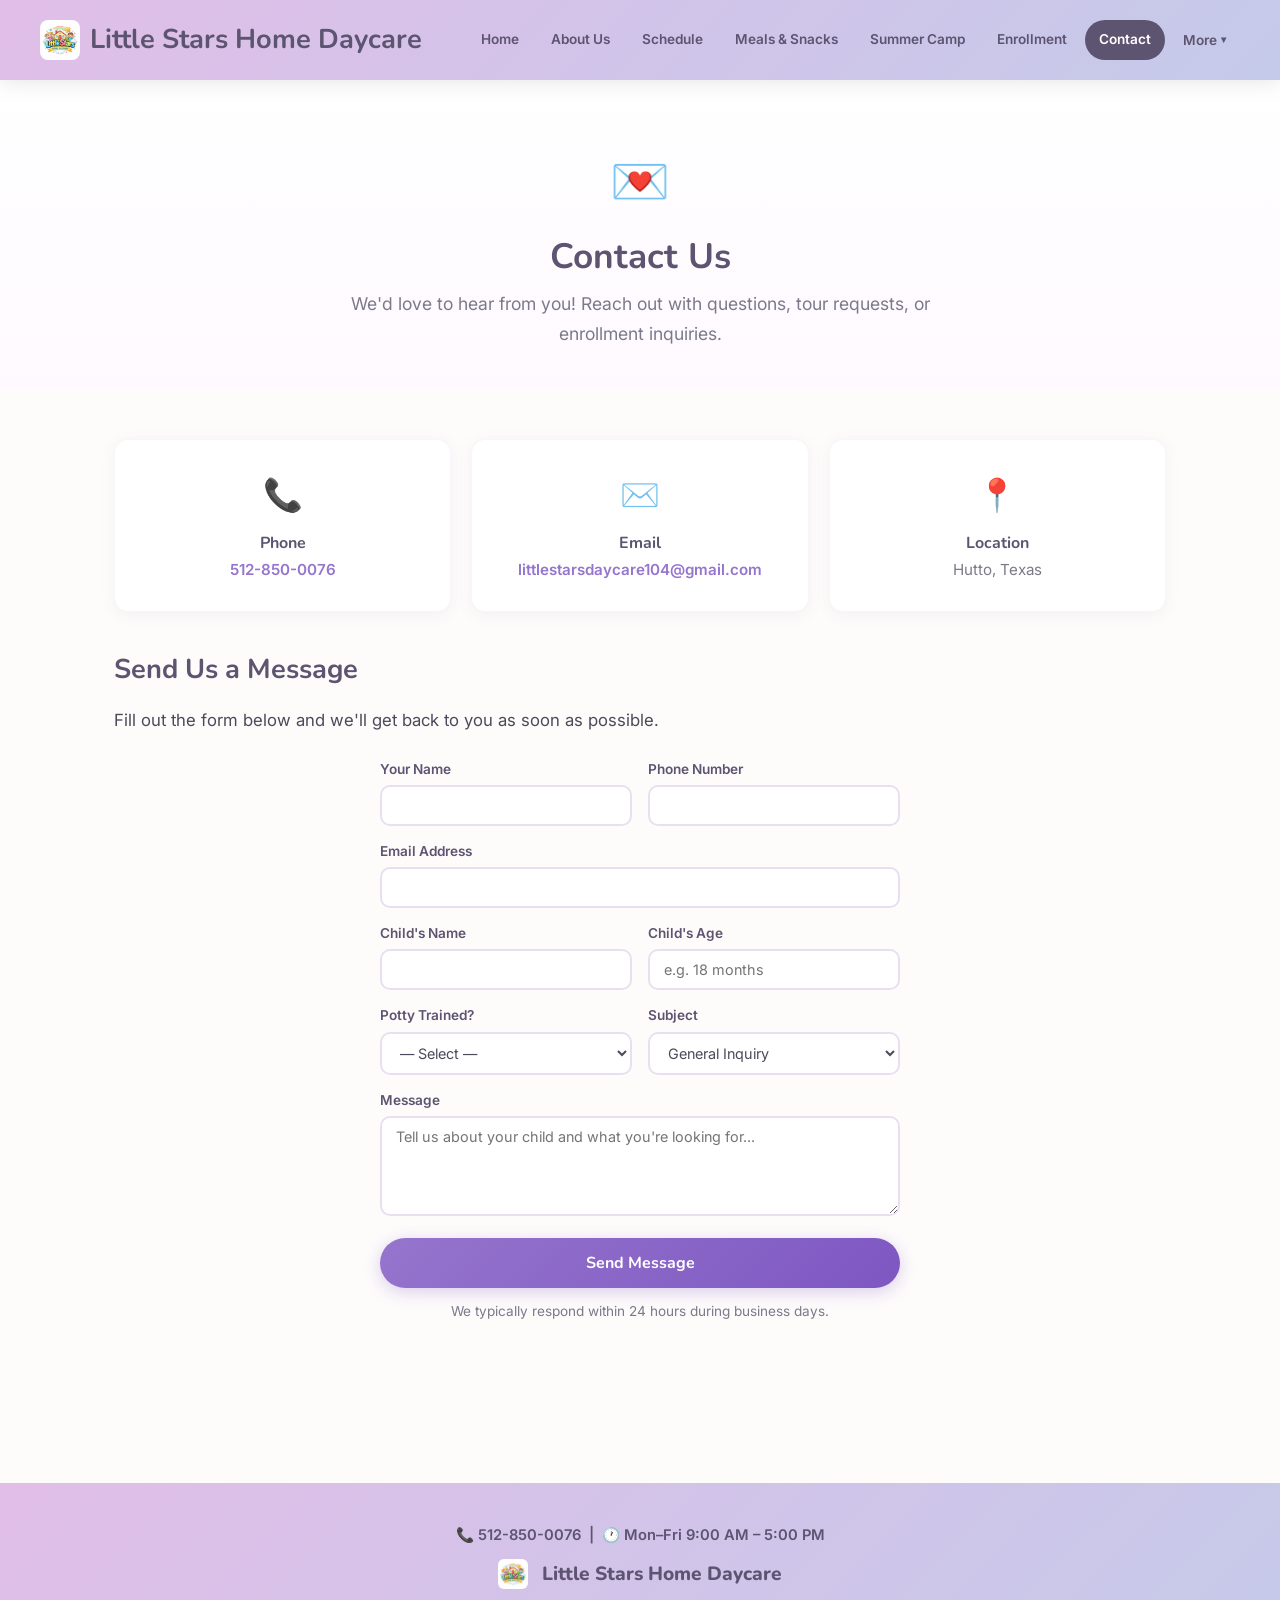
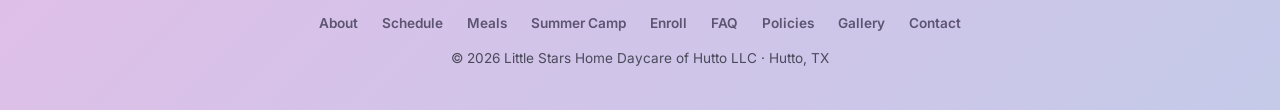
<file: contact.html>
<!DOCTYPE html>
<html lang="en">
<head>
  <meta charset="UTF-8">
  <meta name="viewport" content="width=device-width, initial-scale=1.0">
  <meta name="description" content="Contact Little Stars Home Daycare in Hutto, TX — call, email, or send us a message to schedule a tour or ask questions.">
  <title>Contact - Little Stars Home Daycare</title>
  <link rel="preconnect" href="https://fonts.googleapis.com">
  <link rel="preconnect" href="https://fonts.gstatic.com" crossorigin>
  <link href="https://fonts.googleapis.com/css2?family=Inter:wght@400;500;600&family=Nunito:wght@700;800&display=swap" rel="stylesheet">
  <link rel="icon" type="image/png" href="littlestarslogo.png">
  <link rel="stylesheet" href="styles.css">
</head>
<body>

<header>
  <div class="header-inner">
    <h1><a href="index.html"><img src="littlestarslogo.png" alt="Little Stars Logo" class="logo-img"> Little Stars Home Daycare</a></h1>
    <button class="menu-toggle" aria-label="Toggle menu">
      <span></span><span></span><span></span>
    </button>
    <nav>
      <a href="index.html">Home</a>
      <a href="about.html">About Us</a>
      <a href="schedule.html">Schedule</a>
      <a href="meals.html">Meals &amp; Snacks</a>
      <!-- <a href="springcamp.html">Spring Camp</a> -->
      <a href="summercamp.html">Summer Camp</a>
      <a href="enrollment.html">Enrollment</a>
      <a href="contact.html" class="active">Contact</a>
      <div class="nav-dropdown">
        <button class="dropdown-toggle">More <span class="dropdown-arrow">&#9662;</span></button>
        <div class="dropdown-menu"><div class="dropdown-menu-inner">
          <a href="gallery.html">Gallery</a>
          <a href="faq.html">FAQ</a>
          <a href="policies.html">Policies</a>
        </div></div>
      </div>
    </nav>
  </div>
</header>

<div class="page-banner">
  <span class="banner-icon">💌</span>
  <h2>Contact Us</h2>
  <p>We'd love to hear from you! Reach out with questions, tour requests, or enrollment inquiries.</p>
</div>

<div class="container">
  <div class="contact-info-grid">
    <div class="contact-info-card animate-in">
      <span class="info-icon">📞</span>
      <h3>Phone</h3>
      <p><a href="tel:5128500076">512-850-0076</a></p>
    </div>
    <div class="contact-info-card animate-in">
      <span class="info-icon">✉️</span>
      <h3>Email</h3>
      <p><a href="mailto:littlestarsdaycare104@gmail.com">littlestarsdaycare104@gmail.com</a></p>
    </div>
    <div class="contact-info-card animate-in">
      <span class="info-icon">📍</span>
      <h3>Location</h3>
      <p>Hutto, Texas</p>
    </div>
  </div>

  <div class="section">
    <h2>Send Us a Message</h2>
    <p>Fill out the form below and we'll get back to you as soon as possible.</p>

    <form class="contact-form" action="https://formspree.io/f/mnjbkddb" method="POST">
      <div class="form-row">
        <div class="form-group">
          <label for="name">Your Name</label>
          <input type="text" id="name" name="name" required>
        </div>
        <div class="form-group">
          <label for="phone">Phone Number</label>
          <input type="tel" id="phone" name="phone">
        </div>
      </div>
      <div class="form-group">
        <label for="email">Email Address</label>
        <input type="email" id="email" name="email" required>
      </div>
      <div class="form-row">
        <div class="form-group">
          <label for="kidname">Child's Name</label>
          <input type="text" id="kidname" name="kidname">
        </div>
        <div class="form-group">
          <label for="kidage">Child's Age</label>
          <input type="text" id="kidage" name="kidage" placeholder="e.g. 18 months">
        </div>
      </div>
      <div class="form-row">
        <div class="form-group">
          <label for="potty">Potty Trained?</label>
          <select id="potty" name="potty">
            <option value="">— Select —</option>
            <option value="yes">Yes</option>
            <option value="no">No</option>
            <option value="in-progress">In Progress</option>
          </select>
        </div>
        <div class="form-group">
          <label for="subject">Subject</label>
          <select id="subject" name="subject">
          <option value="general">General Inquiry</option>
          <option value="enrollment">Enrollment Question</option>
          <option value="tour">Schedule a Tour</option>
          <option value="halfday">Half-Day Programs</option>
          <!-- <option value="springcamp">Spring Camp</option> -->
          <option value="summercamp">Summer Camp</option>
        </select>
        </div>
      </div>
      <div class="form-group">
        <label for="message">Message</label>
        <textarea id="message" name="message" placeholder="Tell us about your child and what you're looking for..." required></textarea>
      </div>
      <button type="submit" class="btn btn-primary" style="width: 100%;">Send Message</button>
      <p style="text-align: center; margin-top: 12px; font-size: 0.85rem; color: #7a7a8a;">We typically respond within 24 hours during business days.</p>
    </form>
  </div>
</div>

<footer>
  <div class="footer-inner">
    <div class="footer-info">📞 512-850-0076 &nbsp;|&nbsp; 🕐 Mon–Fri 9:00 AM – 5:00 PM</div>
    <div class="footer-brand"><img src="littlestarslogo.png" alt="Little Stars Logo" class="logo-img">Little Stars Home Daycare</div>
    <div class="footer-links">
      <a href="about.html">About</a>
      <a href="schedule.html">Schedule</a>
      <a href="meals.html">Meals</a>
      <!-- <a href="springcamp.html">Spring Camp</a> -->
      <a href="summercamp.html">Summer Camp</a>
      <a href="enrollment.html">Enroll</a>
      <a href="faq.html">FAQ</a>
      <a href="policies.html">Policies</a>
      <a href="gallery.html">Gallery</a>
      <a href="contact.html">Contact</a>
    </div>
    <div class="footer-copy">&copy; 2026 Little Stars Home Daycare of Hutto LLC &middot; Hutto, TX</div>
  </div>
</footer>

<button class="back-to-top" aria-label="Back to top">↑</button>
<script src="script.js"></script>
</body>
</html>
</file>
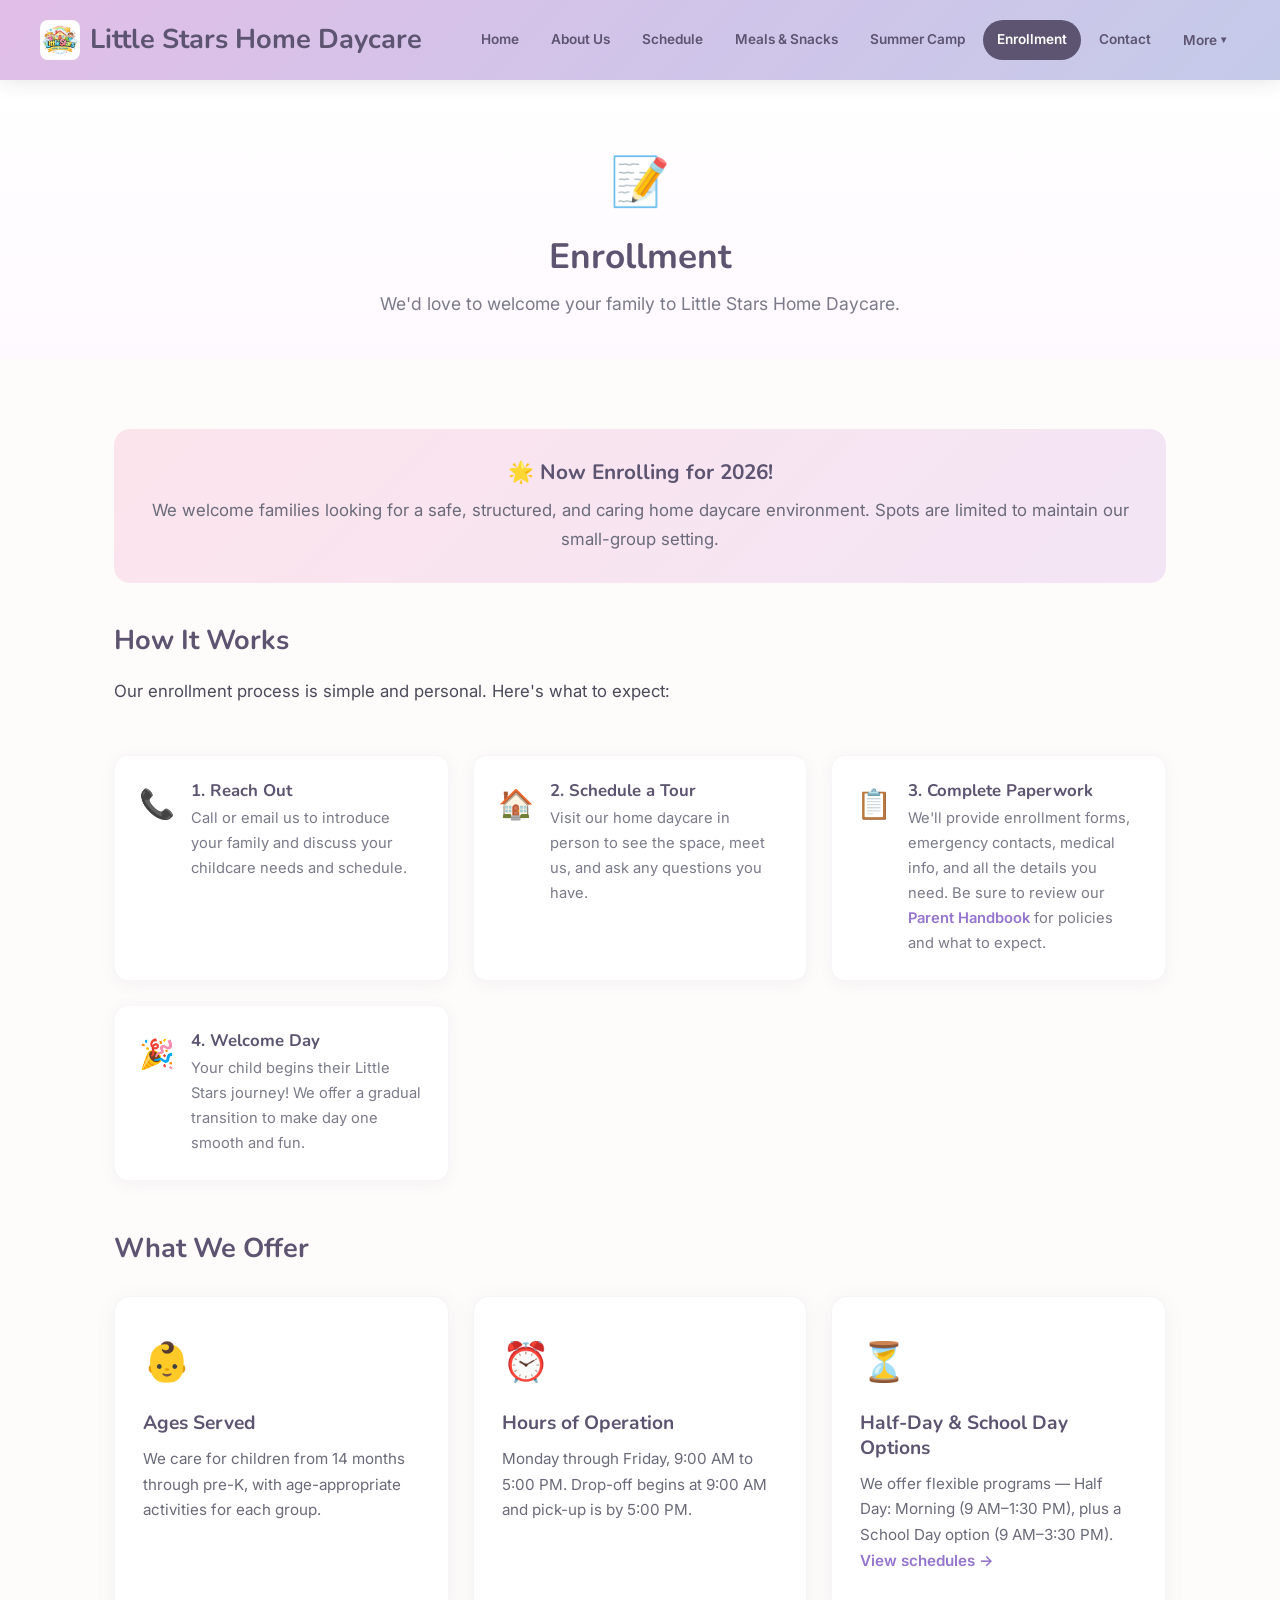
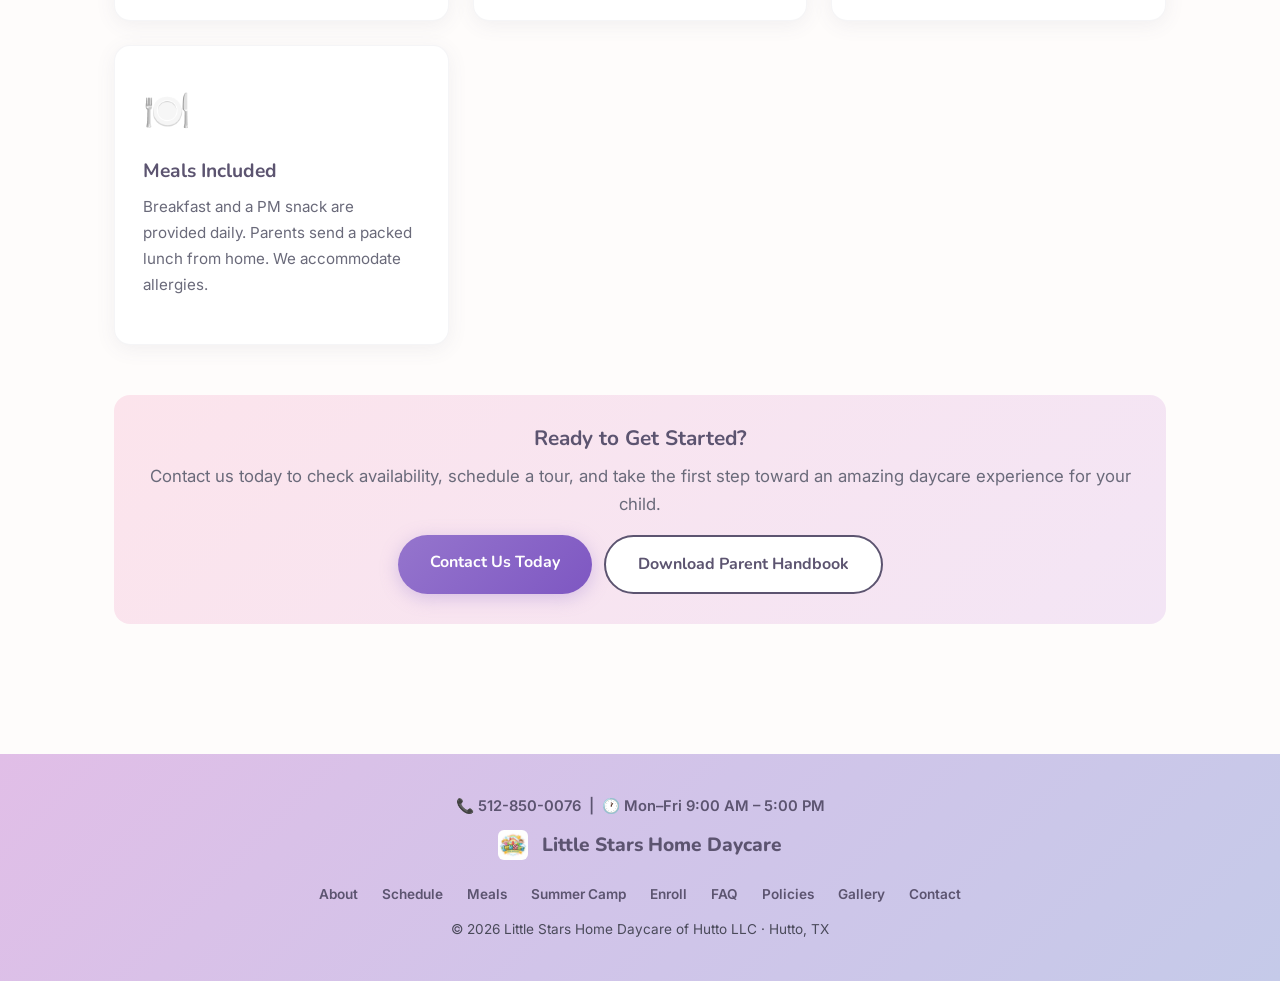
<file: enrollment.html>
<!DOCTYPE html>
<html lang="en">
<head>
  <meta charset="UTF-8">
  <meta name="viewport" content="width=device-width, initial-scale=1.0">
  <meta name="description" content="Enroll your child at Little Stars Home Daycare in Hutto, TX — now accepting new families for a safe, structured daycare experience.">
  <title>Enrollment - Little Stars Home Daycare</title>
  <link rel="preconnect" href="https://fonts.googleapis.com">
  <link rel="preconnect" href="https://fonts.gstatic.com" crossorigin>
  <link href="https://fonts.googleapis.com/css2?family=Inter:wght@400;500;600&family=Nunito:wght@700;800&display=swap" rel="stylesheet">
  <link rel="icon" type="image/png" href="littlestarslogo.png">
  <link rel="stylesheet" href="styles.css">
</head>
<body>

<header>
  <div class="header-inner">
    <h1><a href="index.html"><img src="littlestarslogo.png" alt="Little Stars Logo" class="logo-img"> Little Stars Home Daycare</a></h1>
    <button class="menu-toggle" aria-label="Toggle menu">
      <span></span><span></span><span></span>
    </button>
    <nav>
      <a href="index.html">Home</a>
      <a href="about.html">About Us</a>
      <a href="schedule.html">Schedule</a>
      <a href="meals.html">Meals &amp; Snacks</a>
      <!-- <a href="springcamp.html">Spring Camp</a> -->
      <a href="summercamp.html">Summer Camp</a>
      <a href="enrollment.html" class="active">Enrollment</a>
      <a href="contact.html">Contact</a>
      <div class="nav-dropdown">
        <button class="dropdown-toggle">More <span class="dropdown-arrow">&#9662;</span></button>
        <div class="dropdown-menu"><div class="dropdown-menu-inner">
          <a href="gallery.html">Gallery</a>
          <a href="faq.html">FAQ</a>
          <a href="policies.html">Policies</a>
        </div></div>
      </div>
    </nav>
  </div>
</header>

<div class="page-banner">
  <span class="banner-icon">📝</span>
  <h2>Enrollment</h2>
  <p>We'd love to welcome your family to Little Stars Home Daycare.</p>
</div>

<div class="container">
  <div class="highlight-box">
    <h3>🌟 Now Enrolling for 2026!</h3>
    <p>We welcome families looking for a safe, structured, and caring home daycare environment. Spots are limited to maintain our small-group setting.</p>
  </div>

  <div class="section" style="margin-top: 40px;">
    <h2>How It Works</h2>
    <p>Our enrollment process is simple and personal. Here's what to expect:</p>
  </div>

  <div class="enrollment-features">
    <div class="enrollment-feature animate-in">
      <span class="feature-icon">📞</span>
      <div>
        <h3>1. Reach Out</h3>
        <p>Call or email us to introduce your family and discuss your childcare needs and schedule.</p>
      </div>
    </div>
    <div class="enrollment-feature animate-in">
      <span class="feature-icon">🏠</span>
      <div>
        <h3>2. Schedule a Tour</h3>
        <p>Visit our home daycare in person to see the space, meet us, and ask any questions you have.</p>
      </div>
    </div>
    <div class="enrollment-feature animate-in">
      <span class="feature-icon">📋</span>
      <div>
        <h3>3. Complete Paperwork</h3>
        <p>We'll provide enrollment forms, emergency contacts, medical info, and all the details you need. Be sure to review our <a href="parent-handbook.pdf" style="color:#9575cd;font-weight:600;">Parent Handbook</a> for policies and what to expect.</p>
      </div>
    </div>
    <div class="enrollment-feature animate-in">
      <span class="feature-icon">🎉</span>
      <div>
        <h3>4. Welcome Day</h3>
        <p>Your child begins their Little Stars journey! We offer a gradual transition to make day one smooth and fun.</p>
      </div>
    </div>
  </div>

  <div class="section" style="margin-top: 50px;">
    <h2>What We Offer</h2>
    <div class="card-grid">
      <div class="card animate-in">
        <span class="card-icon">👶</span>
        <h3>Ages Served</h3>
        <p>We care for children from 14 months through pre-K, with age-appropriate activities for each group.</p>
      </div>
      <div class="card animate-in">
        <span class="card-icon">⏰</span>
        <h3>Hours of Operation</h3>
        <p>Monday through Friday, 9:00 AM to 5:00 PM. Drop-off begins at 9:00 AM and pick-up is by 5:00 PM.</p>
      </div>
      <div class="card animate-in">
        <span class="card-icon">⏳</span>
        <h3>Half-Day &amp; School Day Options</h3>
        <p>We offer flexible programs — Half Day: Morning (9 AM–1:30 PM), plus a School Day option (9 AM–3:30 PM). <a href="schedule.html#schoolday" style="color:#9575cd;font-weight:600;">View schedules →</a></p>
      </div>
      <div class="card animate-in">
        <span class="card-icon">🍽️</span>
        <h3>Meals Included</h3>
        <p>Breakfast and a PM snack are provided daily. Parents send a packed lunch from home. We accommodate allergies.</p>
      </div>
    </div>
  </div>

  <div class="highlight-box" style="margin-top: 40px;">
    <h3>Ready to Get Started?</h3>
    <p>Contact us today to check availability, schedule a tour, and take the first step toward an amazing daycare experience for your child.</p>
    <div style="margin-top: 16px; display: flex; gap: 12px; flex-wrap: wrap; justify-content: center;">
      <a href="contact.html" class="btn btn-primary">Contact Us Today</a>
      <a href="parent-handbook.pdf" class="btn btn-secondary">Download Parent Handbook</a>
    </div>
  </div>
</div>

<footer>
  <div class="footer-inner">
    <div class="footer-info">📞 512-850-0076 &nbsp;|&nbsp; 🕐 Mon–Fri 9:00 AM – 5:00 PM</div>
    <div class="footer-brand"><img src="littlestarslogo.png" alt="Little Stars Logo" class="logo-img">Little Stars Home Daycare</div>
    <div class="footer-links">
      <a href="about.html">About</a>
      <a href="schedule.html">Schedule</a>
      <a href="meals.html">Meals</a>
      <!-- <a href="springcamp.html">Spring Camp</a> -->
      <a href="summercamp.html">Summer Camp</a>
      <a href="enrollment.html">Enroll</a>
      <a href="faq.html">FAQ</a>
      <a href="policies.html">Policies</a>
      <a href="gallery.html">Gallery</a>
      <a href="contact.html">Contact</a>
    </div>
    <div class="footer-copy">&copy; 2026 Little Stars Home Daycare of Hutto LLC &middot; Hutto, TX</div>
  </div>
</footer>

<button class="back-to-top" aria-label="Back to top">↑</button>
<script src="script.js"></script>
</body>
</html>
</file>
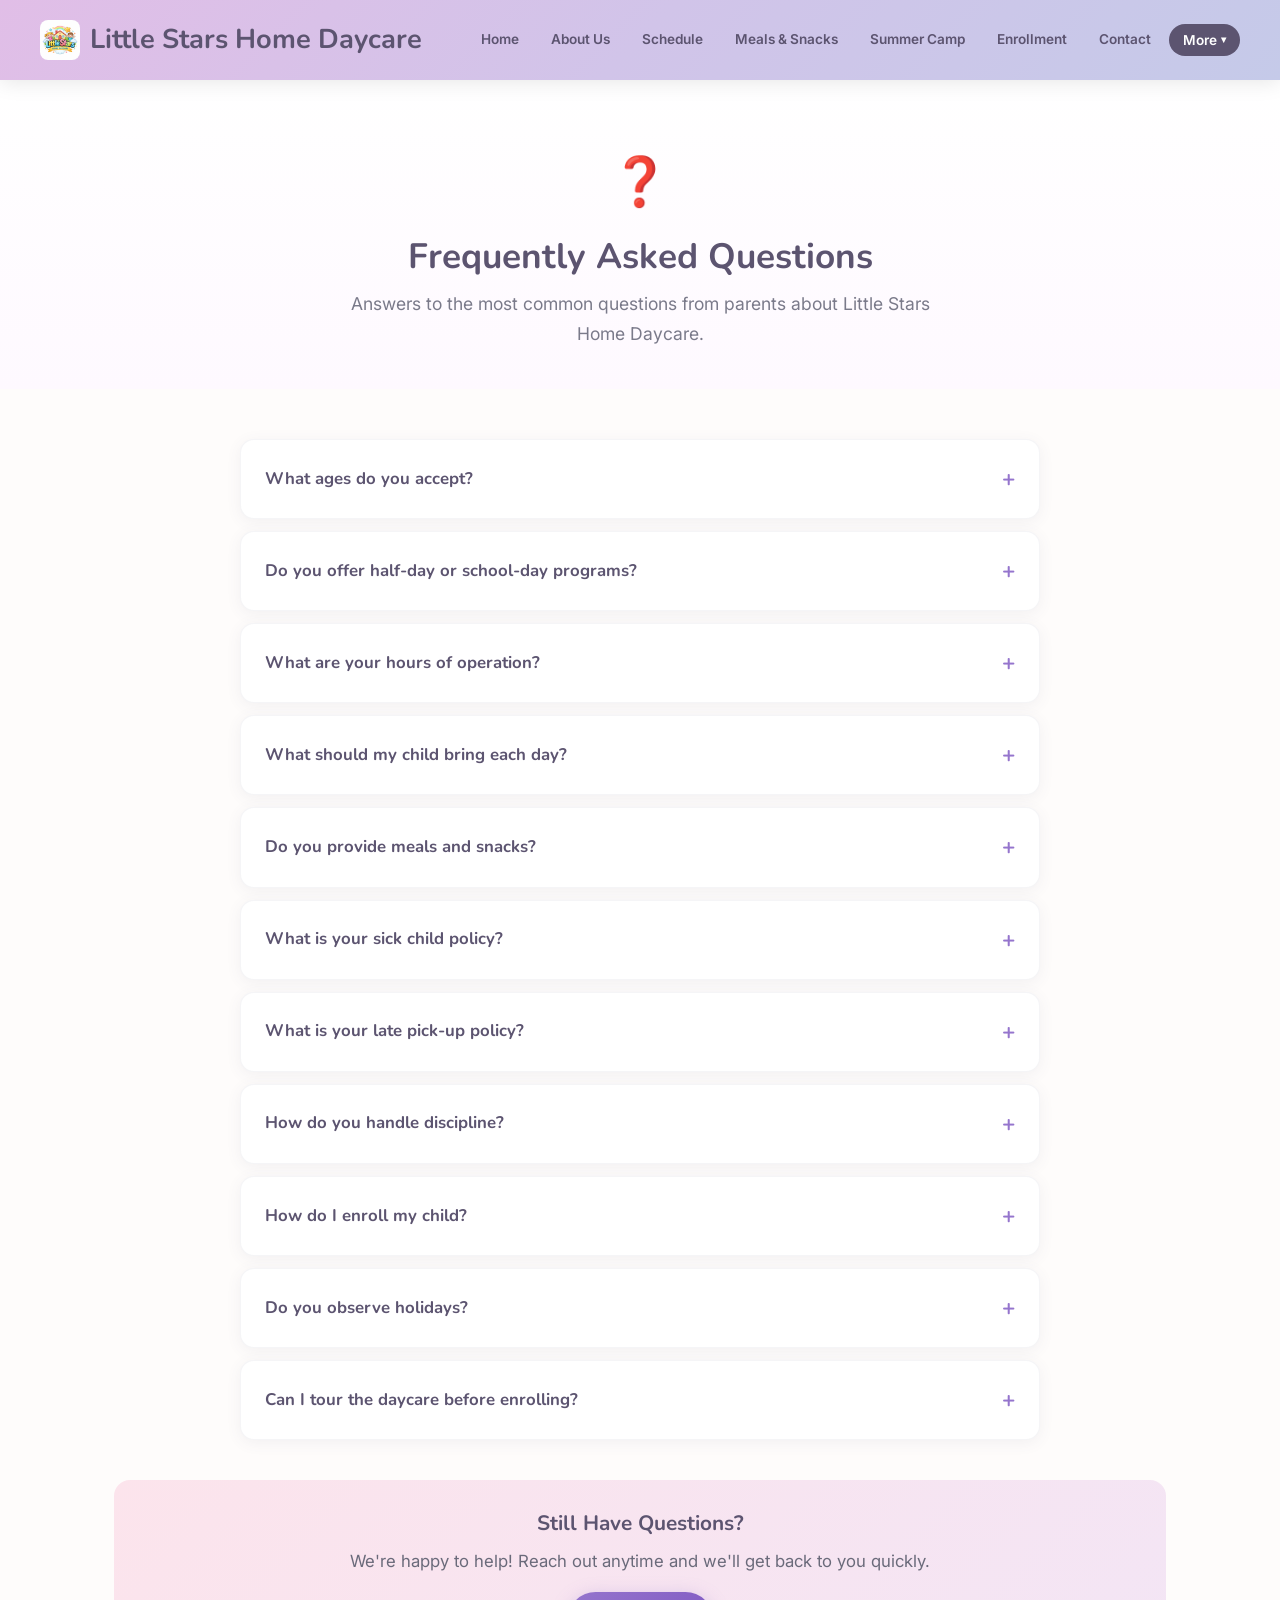
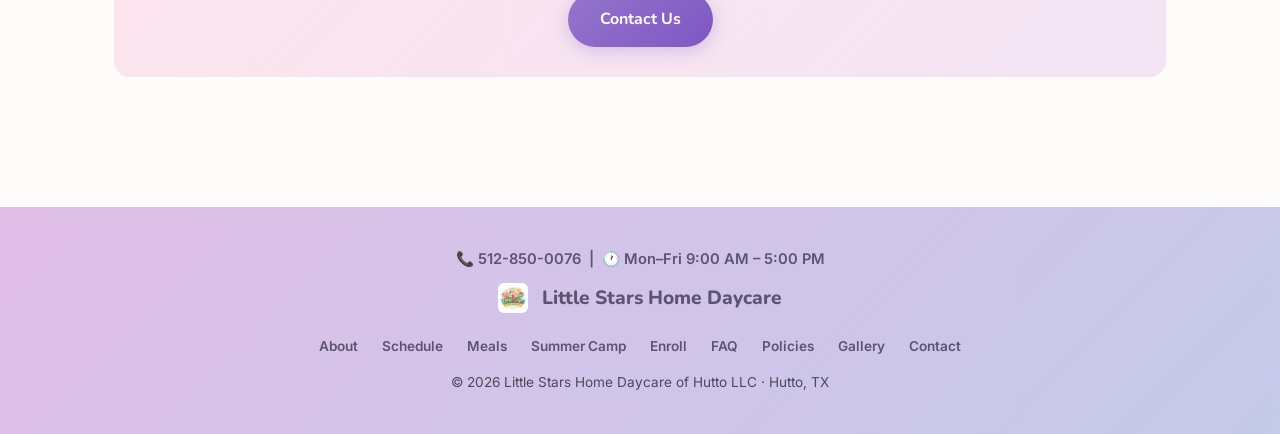
<file: faq.html>
<!DOCTYPE html>
<html lang="en">
<head>
  <meta charset="UTF-8">
  <meta name="viewport" content="width=device-width, initial-scale=1.0">
  <meta name="description" content="Frequently asked questions about Little Stars Home Daycare in Hutto, TX — hours, policies, what to bring, and more.">
  <title>FAQ - Little Stars Home Daycare</title>
  <link rel="preconnect" href="https://fonts.googleapis.com">
  <link rel="preconnect" href="https://fonts.gstatic.com" crossorigin>
  <link href="https://fonts.googleapis.com/css2?family=Inter:wght@400;500;600&family=Nunito:wght@700;800&display=swap" rel="stylesheet">
  <link rel="icon" type="image/png" href="littlestarslogo.png">
  <link rel="stylesheet" href="styles.css">
</head>
<body>

<header>
  <div class="header-inner">
    <h1><a href="index.html"><img src="littlestarslogo.png" alt="Little Stars Logo" class="logo-img"> Little Stars Home Daycare</a></h1>
    <button class="menu-toggle" aria-label="Toggle menu">
      <span></span><span></span><span></span>
    </button>
    <nav>
      <a href="index.html">Home</a>
      <a href="about.html">About Us</a>
      <a href="schedule.html">Schedule</a>
      <a href="meals.html">Meals &amp; Snacks</a>
      <!-- <a href="springcamp.html">Spring Camp</a> -->
      <a href="summercamp.html">Summer Camp</a>
      <a href="enrollment.html">Enrollment</a>
      <a href="contact.html">Contact</a>
      <div class="nav-dropdown">
        <button class="dropdown-toggle has-active">More <span class="dropdown-arrow">&#9662;</span></button>
        <div class="dropdown-menu"><div class="dropdown-menu-inner">
          <a href="gallery.html">Gallery</a>
          <a href="faq.html" class="active">FAQ</a>
          <a href="policies.html">Policies</a>
        </div></div>
      </div>
    </nav>
  </div>
</header>

<div class="page-banner">
  <span class="banner-icon">❓</span>
  <h2>Frequently Asked Questions</h2>
  <p>Answers to the most common questions from parents about Little Stars Home Daycare.</p>
</div>

<div class="container">

  <div class="faq-list">
    <details class="faq-item animate-in">
      <summary class="faq-question">What ages do you accept?</summary>
      <div class="faq-answer">
        <p>We accept children from 14 months through pre-K (age 5). We also offer a Spring Break camp and <a href="summercamp.html" style="color:#9575cd;font-weight:600;">Summer Camp</a> for children ages 3 and up.</p>
      </div>
    </details>

    <details class="faq-item animate-in">
      <summary class="faq-question">Do you offer half-day or school-day programs?</summary>
      <div class="faq-answer">
        <p>Yes! We offer flexible options to fit your family's schedule:</p>
        <ul>
          <li><strong>School Day:</strong> 9:00 AM – 3:30 PM — follows familiar school hours with a full morning of learning, lunch, rest, and afternoon activities. <a href="schedule.html#schoolday">View schedule →</a></li>
          <li><strong>Half Day (Morning):</strong> 9:00 AM – 1:30 PM</li>
        </ul>
        <p><a href="schedule.html#halfday">View half-day schedules →</a></p>
      </div>
    </details>

    <details class="faq-item animate-in">
      <summary class="faq-question">What are your hours of operation?</summary>
      <div class="faq-answer">
        <p>We are open Monday through Friday, 9:00 AM to 5:00 PM. Drop-off begins at 9:00 AM and pick-up is by 5:00 PM.</p>
      </div>
    </details>

    <details class="faq-item animate-in">
      <summary class="faq-question">What should my child bring each day?</summary>
      <div class="faq-answer">
        <p>Please send your child with:</p>
        <ul>
          <li>A change of clothes (weather-appropriate)</li>
          <li>Diapers and wipes (if not potty trained)</li>
          <li>A comfort item for nap time (nap mat, stuffed animal)</li>
          <li>Any special medications with written instructions</li>
          <li>Sunscreen (for outdoor play)</li>
          <li>Packed lunch</li>
        </ul>
        <p>We provide breakfast, snacks, and activity supplies!</p>
      </div>
    </details>

    <details class="faq-item animate-in">
      <summary class="faq-question">Do you provide meals and snacks?</summary>
      <div class="faq-answer">
        <p>We provide a healthy breakfast each morning and a PM snack each afternoon. Parents are asked to send a packed lunch from home. We accommodate food allergies and dietary restrictions — just let us know during enrollment.</p>
      </div>
    </details>

    <details class="faq-item animate-in">
      <summary class="faq-question">What is your sick child policy?</summary>
      <div class="faq-answer">
        <p>For the health and safety of all children, we ask that sick children stay home. Children should be symptom-free (no fever, vomiting, or diarrhea) for at least 24 hours before returning. See our <a href="policies.html">Policies page</a> for full details.</p>
      </div>
    </details>

    <details class="faq-item animate-in">
      <summary class="faq-question">What is your late pick-up policy?</summary>
      <div class="faq-answer">
        <p>Pick-up is by 5:00 PM. Late pick-ups may incur a fee after the first 10 minutes. We understand emergencies happen — please call us as soon as possible if you're running late.</p>
      </div>
    </details>

    <details class="faq-item animate-in">
      <summary class="faq-question">How do you handle discipline?</summary>
      <div class="faq-answer">
        <p>We use positive guidance and redirection. We never use physical punishment. We help children learn to express feelings, resolve conflicts, and make good choices through age-appropriate strategies and lots of patience.</p>
      </div>
    </details>

    <details class="faq-item animate-in">
      <summary class="faq-question">How do I enroll my child?</summary>
      <div class="faq-answer">
        <p>Start by <a href="contact.html">contacting us</a> to check availability and schedule a tour. After your visit, we'll provide enrollment forms and walk you through everything. Visit our <a href="enrollment.html">Enrollment page</a> for the full process.</p>
      </div>
    </details>

    <details class="faq-item animate-in">
      <summary class="faq-question">Do you observe holidays?</summary>
      <div class="faq-answer">
        <p>Yes, we are closed on major holidays including New Year's Day, Memorial Day, Independence Day, Labor Day, Thanksgiving (Thursday &amp; Friday), and Christmas (December 24–25). A full holiday calendar is shared at enrollment and available on our <a href="policies.html">Policies page</a>.</p>
      </div>
    </details>

    <details class="faq-item animate-in">
      <summary class="faq-question">Can I tour the daycare before enrolling?</summary>
      <div class="faq-answer">
        <p>Absolutely! We encourage all families to schedule a visit. You'll get to see our space, meet us, ask questions, and get a feel for the environment. <a href="contact.html">Contact us</a> to set up a time.</p>
      </div>
    </details>
  </div>

  <div class="highlight-box" style="margin-top: 40px;">
    <h3>Still Have Questions?</h3>
    <p>We're happy to help! Reach out anytime and we'll get back to you quickly.</p>
    <a href="contact.html" class="btn btn-primary" style="margin-top: 16px;">Contact Us</a>
  </div>
</div>

<footer>
  <div class="footer-inner">
    <div class="footer-info">📞 512-850-0076 &nbsp;|&nbsp; 🕐 Mon–Fri 9:00 AM – 5:00 PM</div>
    <div class="footer-brand"><img src="littlestarslogo.png" alt="Little Stars Logo" class="logo-img">Little Stars Home Daycare</div>
    <div class="footer-links">
      <a href="about.html">About</a>
      <a href="schedule.html">Schedule</a>
      <a href="meals.html">Meals</a>
      <!-- <a href="springcamp.html">Spring Camp</a> -->
      <a href="summercamp.html">Summer Camp</a>
      <a href="enrollment.html">Enroll</a>
      <a href="faq.html">FAQ</a>
      <a href="policies.html">Policies</a>
      <a href="gallery.html">Gallery</a>
      <a href="contact.html">Contact</a>
    </div>
    <div class="footer-copy">&copy; 2026 Little Stars Home Daycare of Hutto LLC &middot; Hutto, TX</div>
  </div>
</footer>

<button class="back-to-top" aria-label="Back to top">↑</button>
<script src="script.js"></script>
</body>
</html>
</file>
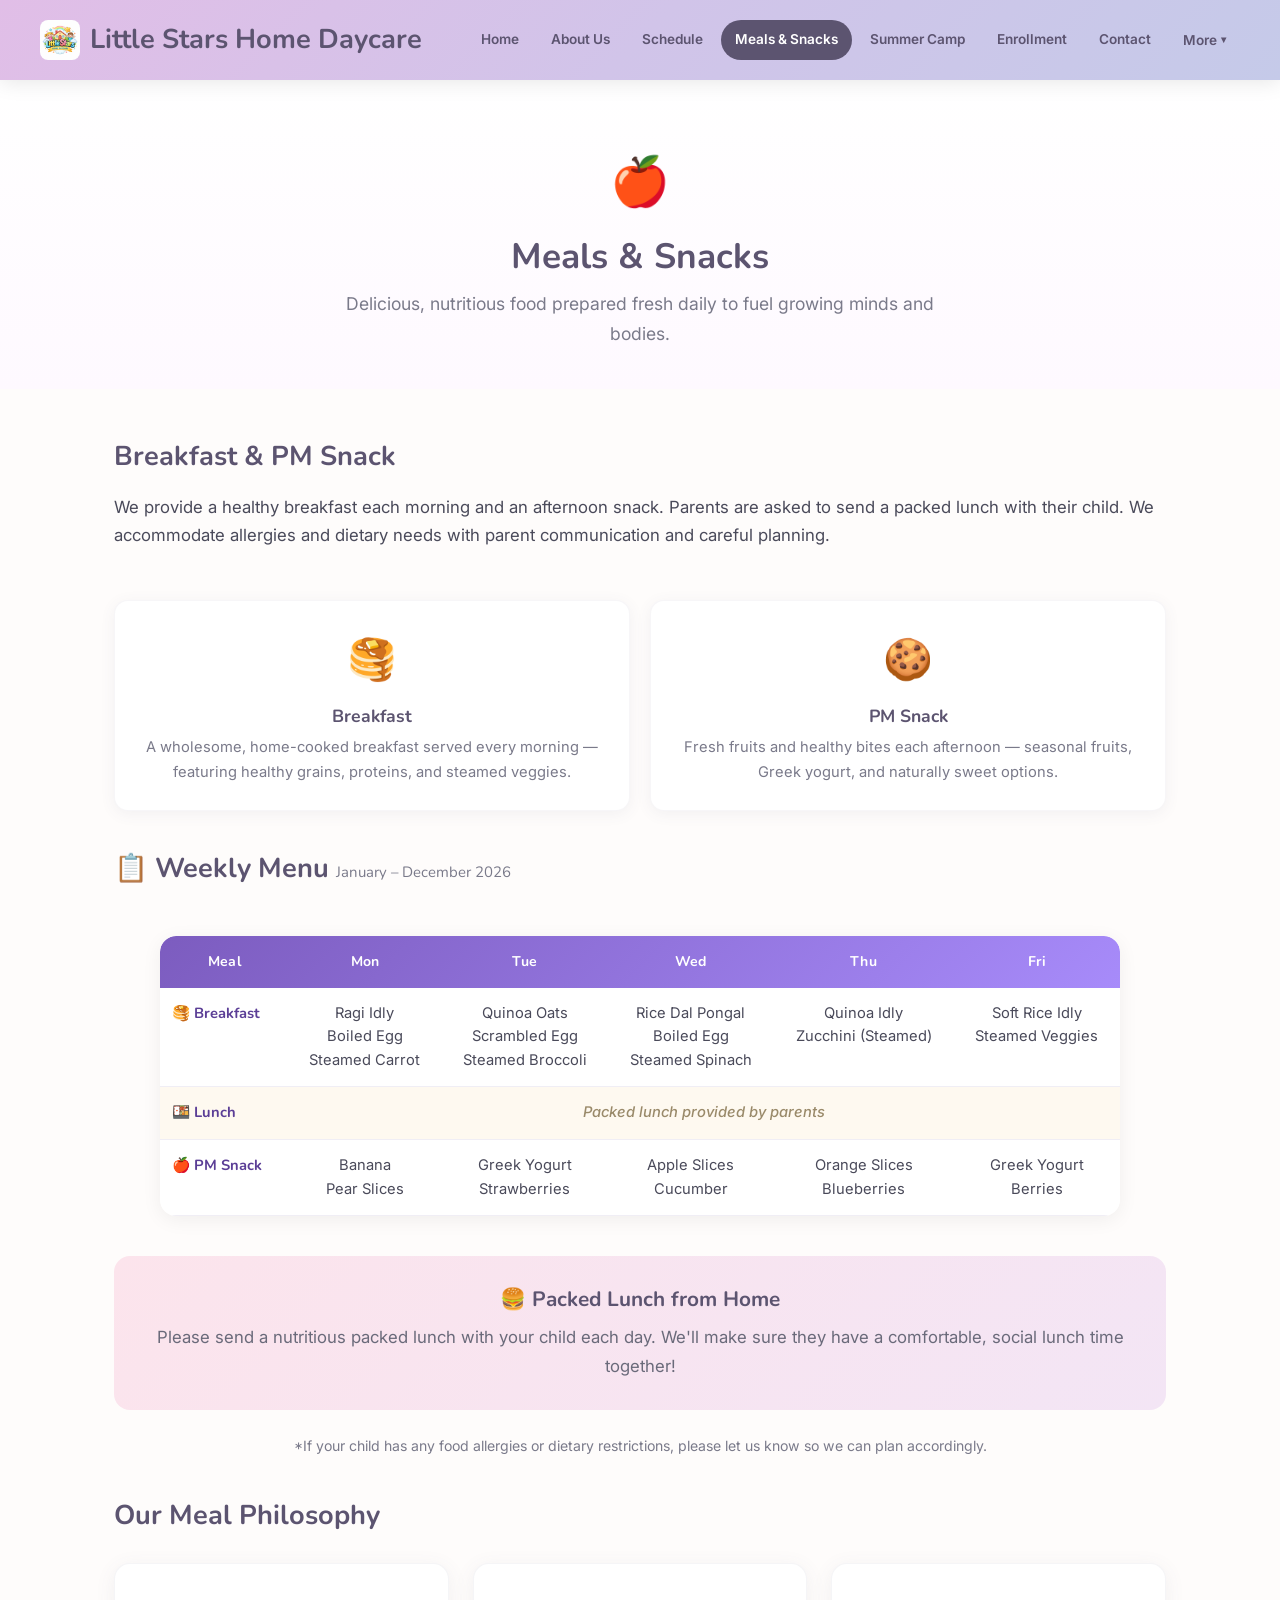
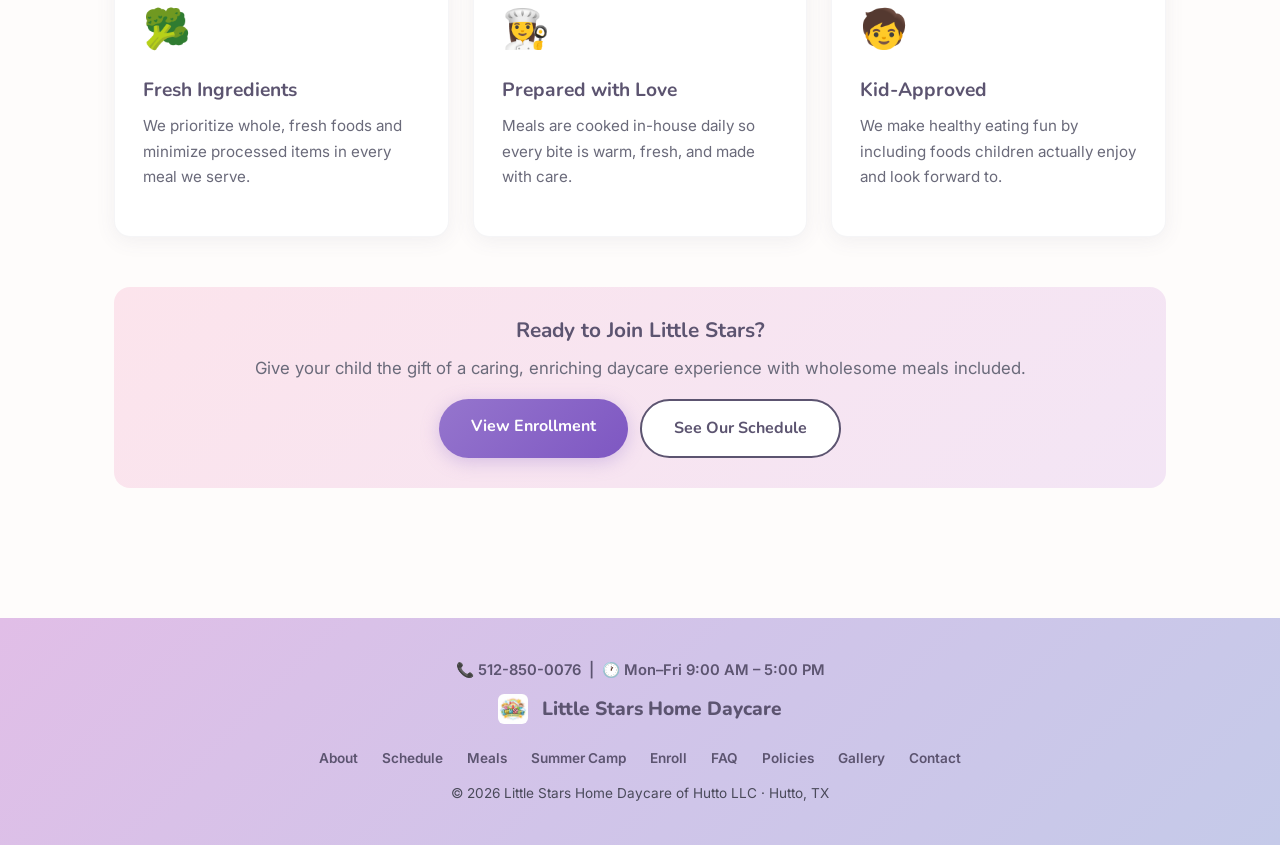
<file: meals.html>
<!DOCTYPE html>
<html lang="en">
<head>
  <meta charset="UTF-8">
  <meta name="viewport" content="width=device-width, initial-scale=1.0">
  <meta name="description" content="Nutritious meals and snacks served daily at Little Stars Home Daycare — fresh, balanced, and allergy-friendly options.">
  <title>Meals &amp; Snacks - Little Stars Home Daycare</title>
  <link rel="preconnect" href="https://fonts.googleapis.com">
  <link rel="preconnect" href="https://fonts.gstatic.com" crossorigin>
  <link href="https://fonts.googleapis.com/css2?family=Inter:wght@400;500;600&family=Nunito:wght@700;800&display=swap" rel="stylesheet">
  <link rel="icon" type="image/png" href="littlestarslogo.png">
  <link rel="stylesheet" href="styles.css">
</head>
<body>

<header>
  <div class="header-inner">
    <h1><a href="index.html"><img src="littlestarslogo.png" alt="Little Stars Logo" class="logo-img"> Little Stars Home Daycare</a></h1>
    <button class="menu-toggle" aria-label="Toggle menu">
      <span></span><span></span><span></span>
    </button>
    <nav>
      <a href="index.html">Home</a>
      <a href="about.html">About Us</a>
      <a href="schedule.html">Schedule</a>
      <a href="meals.html" class="active">Meals &amp; Snacks</a>
      <!-- <a href="springcamp.html">Spring Camp</a> -->
      <a href="summercamp.html">Summer Camp</a>
      <a href="enrollment.html">Enrollment</a>
      <a href="contact.html">Contact</a>
      <div class="nav-dropdown">
        <button class="dropdown-toggle">More <span class="dropdown-arrow">&#9662;</span></button>
        <div class="dropdown-menu"><div class="dropdown-menu-inner">
          <a href="gallery.html">Gallery</a>
          <a href="faq.html">FAQ</a>
          <a href="policies.html">Policies</a>
        </div></div>
      </div>
    </nav>
  </div>
</header>

<div class="page-banner">
  <span class="banner-icon">🍎</span>
  <h2>Meals &amp; Snacks</h2>
  <p>Delicious, nutritious food prepared fresh daily to fuel growing minds and bodies.</p>
</div>

<div class="container">
  <div class="section">
    <h2>Breakfast &amp; PM Snack</h2>
    <p>We provide a healthy breakfast each morning and an afternoon snack. Parents are asked to send a packed lunch with their child. We accommodate allergies and dietary needs with parent communication and careful planning.</p>
  </div>

  <div class="meal-grid">
    <div class="meal-card animate-in">
      <span class="meal-icon">🥞</span>
      <h3>Breakfast</h3>
      <p>A wholesome, home-cooked breakfast served every morning — featuring healthy grains, proteins, and steamed veggies.</p>
    </div>
    <div class="meal-card animate-in">
      <span class="meal-icon">🍪</span>
      <h3>PM Snack</h3>
      <p>Fresh fruits and healthy bites each afternoon — seasonal fruits, Greek yogurt, and naturally sweet options.</p>
    </div>
  </div>

  <div class="section" style="margin-top: 40px;">
    <h2>📋 Weekly Menu <span style="font-size: 0.55em; font-weight: 400; color: var(--text-light);">January – December 2026</span></h2>
  </div>

  <div class="menu-table-wrapper">
    <table class="menu-table">
      <thead>
        <tr>
          <th>Meal</th>
          <th>Mon</th>
          <th>Tue</th>
          <th>Wed</th>
          <th>Thu</th>
          <th>Fri</th>
        </tr>
      </thead>
      <tbody>
        <tr>
          <td class="meal-label">🥞 Breakfast</td>
          <td>Ragi Idly<br>Boiled Egg<br>Steamed Carrot</td>
          <td>Quinoa Oats<br>Scrambled Egg<br>Steamed Broccoli</td>
          <td>Rice Dal Pongal<br>Boiled Egg<br>Steamed Spinach</td>
          <td>Quinoa Idly<br>Zucchini (Steamed)</td>
          <td>Soft Rice Idly<br>Steamed Veggies</td>
        </tr>
        <tr class="lunch-row">
          <td class="meal-label">🍱 Lunch</td>
          <td colspan="5">Packed lunch provided by parents</td>
        </tr>
        <tr>
          <td class="meal-label">🍎 PM Snack</td>
          <td>Banana<br>Pear Slices</td>
          <td>Greek Yogurt<br>Strawberries</td>
          <td>Apple Slices<br>Cucumber</td>
          <td>Orange Slices<br>Blueberries</td>
          <td>Greek Yogurt<br>Berries</td>
        </tr>
      </tbody>
    </table>
  </div>

  <div class="highlight-box" style="margin-top: 40px;">
    <h3>🍔 Packed Lunch from Home</h3>
    <p>Please send a nutritious packed lunch with your child each day. We'll make sure they have a comfortable, social lunch time together!</p>
  </div>

  <p style="text-align: center; margin-top: 24px; font-size: 0.88rem; color: #7a7a8a;">*If your child has any food allergies or dietary restrictions, please let us know so we can plan accordingly.</p>

  <div class="section" style="margin-top: 40px;">
    <h2>Our Meal Philosophy</h2>
    <div class="card-grid">
      <div class="card animate-in">
        <span class="card-icon">🥦</span>
        <h3>Fresh Ingredients</h3>
        <p>We prioritize whole, fresh foods and minimize processed items in every meal we serve.</p>
      </div>
      <div class="card animate-in">
        <span class="card-icon">👩‍🍳</span>
        <h3>Prepared with Love</h3>
        <p>Meals are cooked in-house daily so every bite is warm, fresh, and made with care.</p>
      </div>
      <div class="card animate-in">
        <span class="card-icon">🧒</span>
        <h3>Kid-Approved</h3>
        <p>We make healthy eating fun by including foods children actually enjoy and look forward to.</p>
      </div>
    </div>
  </div>

  <div class="highlight-box" style="margin-top: 30px;">
    <h3>Ready to Join Little Stars?</h3>
    <p>Give your child the gift of a caring, enriching daycare experience with wholesome meals included.</p>
    <div style="margin-top: 16px; display: flex; gap: 12px; flex-wrap: wrap; justify-content: center;">
      <a href="enrollment.html" class="btn btn-primary">View Enrollment</a>
      <a href="schedule.html" class="btn btn-secondary">See Our Schedule</a>
    </div>
  </div>
</div>

<footer>
  <div class="footer-inner">
    <div class="footer-info">📞 512-850-0076 &nbsp;|&nbsp; 🕐 Mon–Fri 9:00 AM – 5:00 PM</div>
    <div class="footer-brand"><img src="littlestarslogo.png" alt="Little Stars Logo" class="logo-img">Little Stars Home Daycare</div>
    <div class="footer-links">
      <a href="about.html">About</a>
      <a href="schedule.html">Schedule</a>
      <a href="meals.html">Meals</a>
      <!-- <a href="springcamp.html">Spring Camp</a> -->
      <a href="summercamp.html">Summer Camp</a>
      <a href="enrollment.html">Enroll</a>
      <a href="faq.html">FAQ</a>
      <a href="policies.html">Policies</a>
      <a href="gallery.html">Gallery</a>
      <a href="contact.html">Contact</a>
    </div>
    <div class="footer-copy">&copy; 2026 Little Stars Home Daycare of Hutto LLC &middot; Hutto, TX</div>
  </div>
</footer>

<button class="back-to-top" aria-label="Back to top">↑</button>
<script src="script.js"></script>
</body>
</html>
</file>
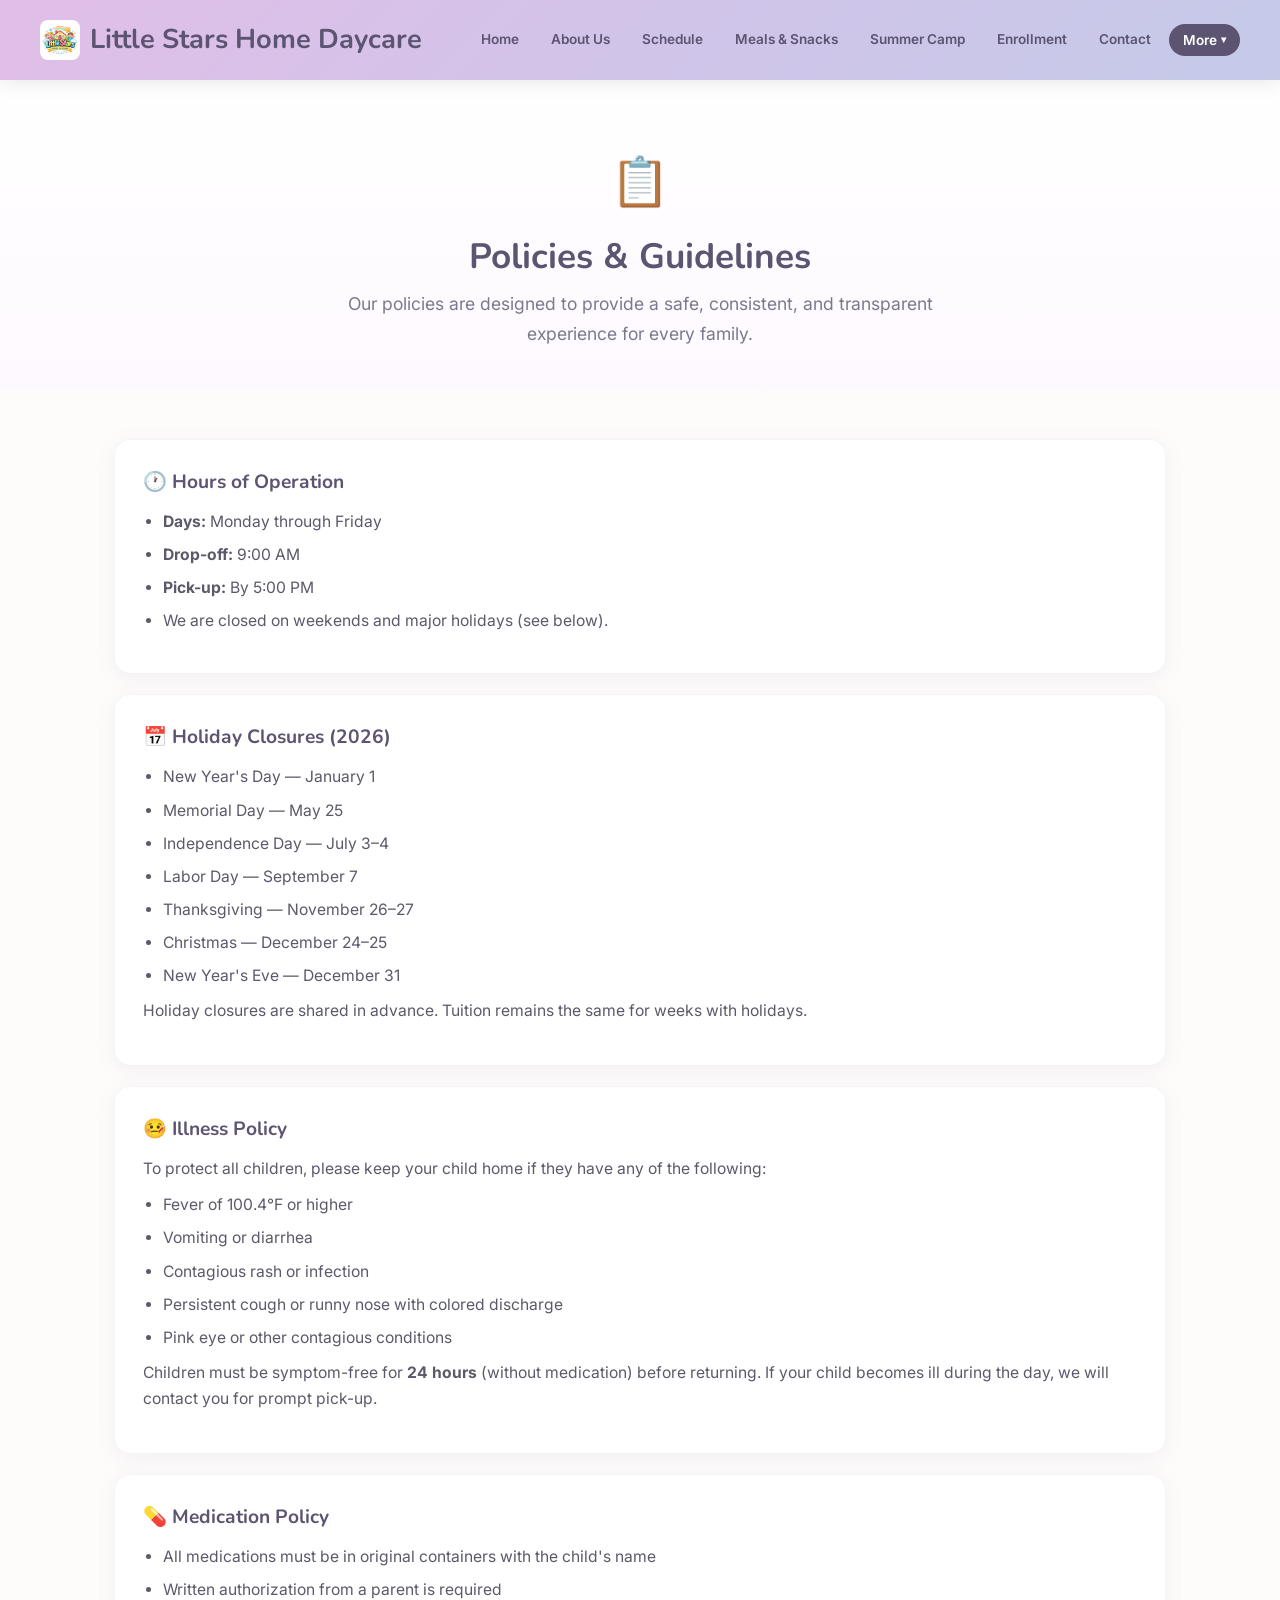
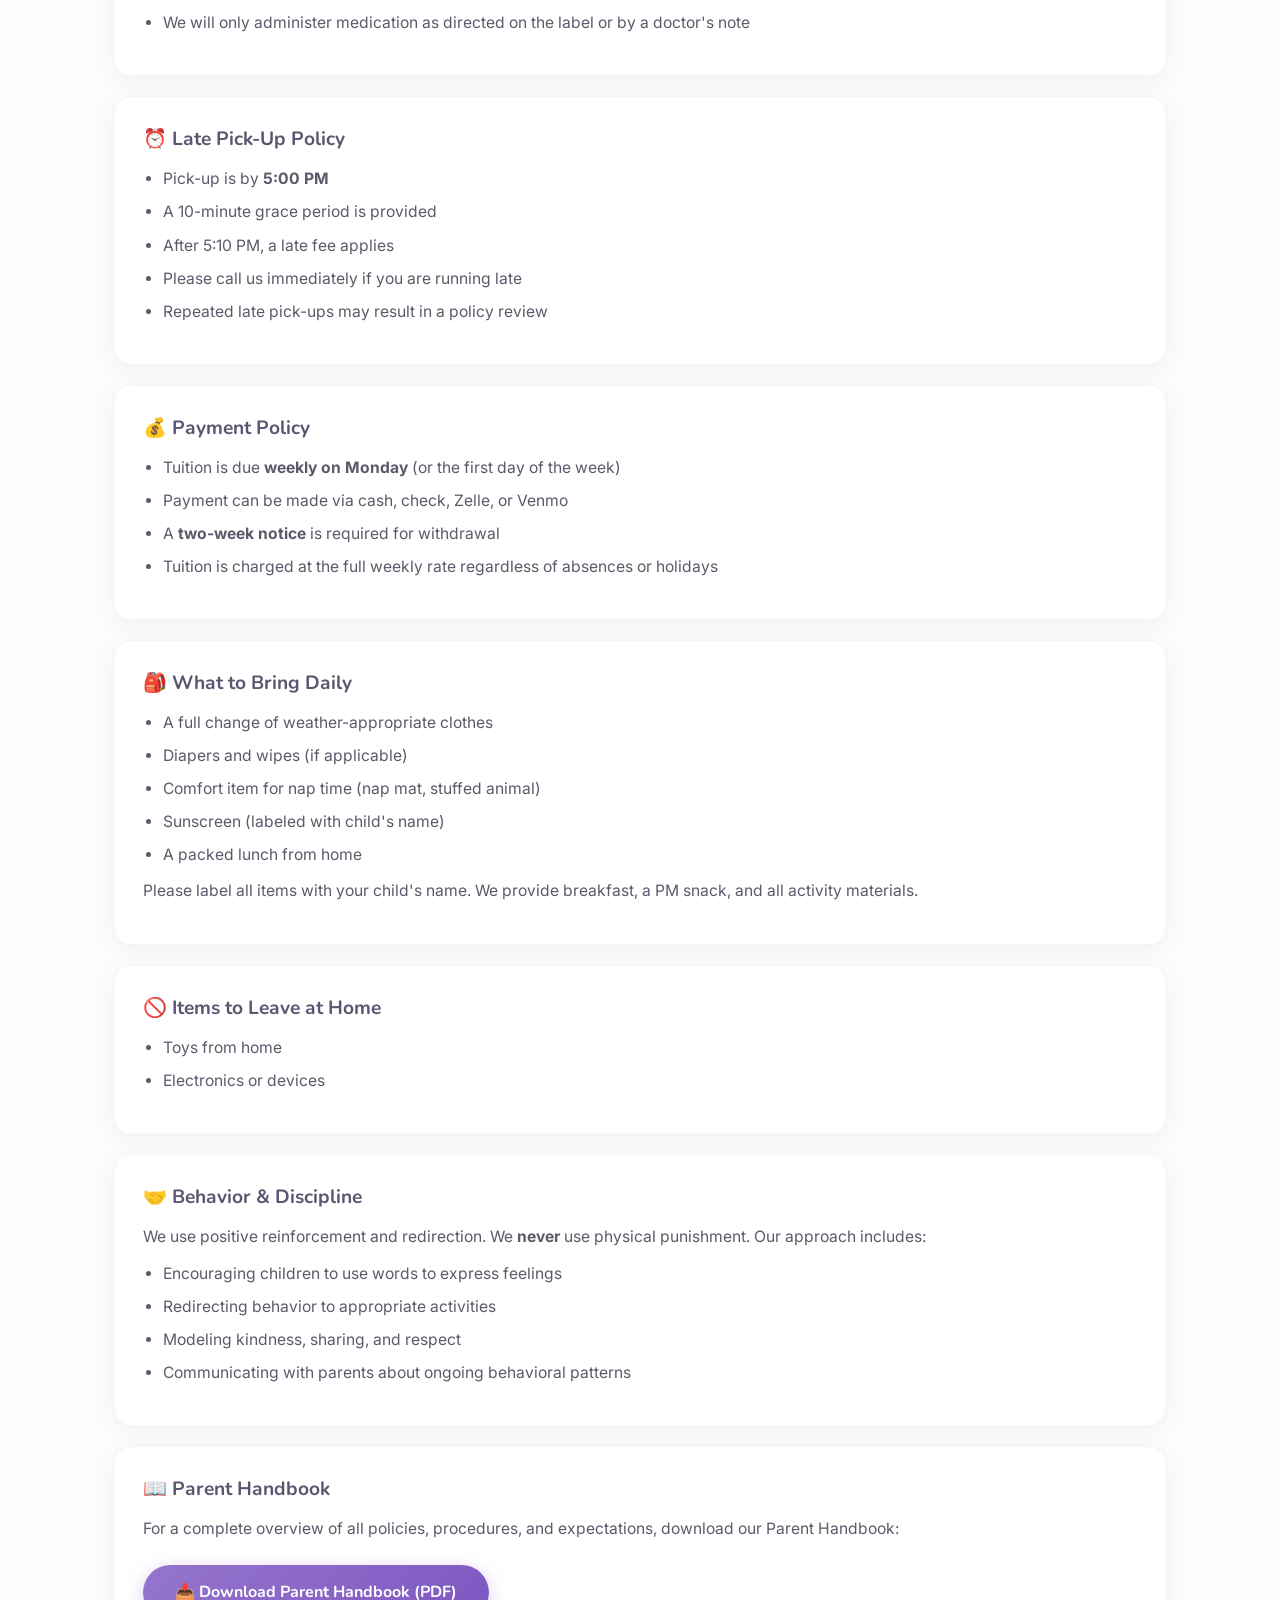
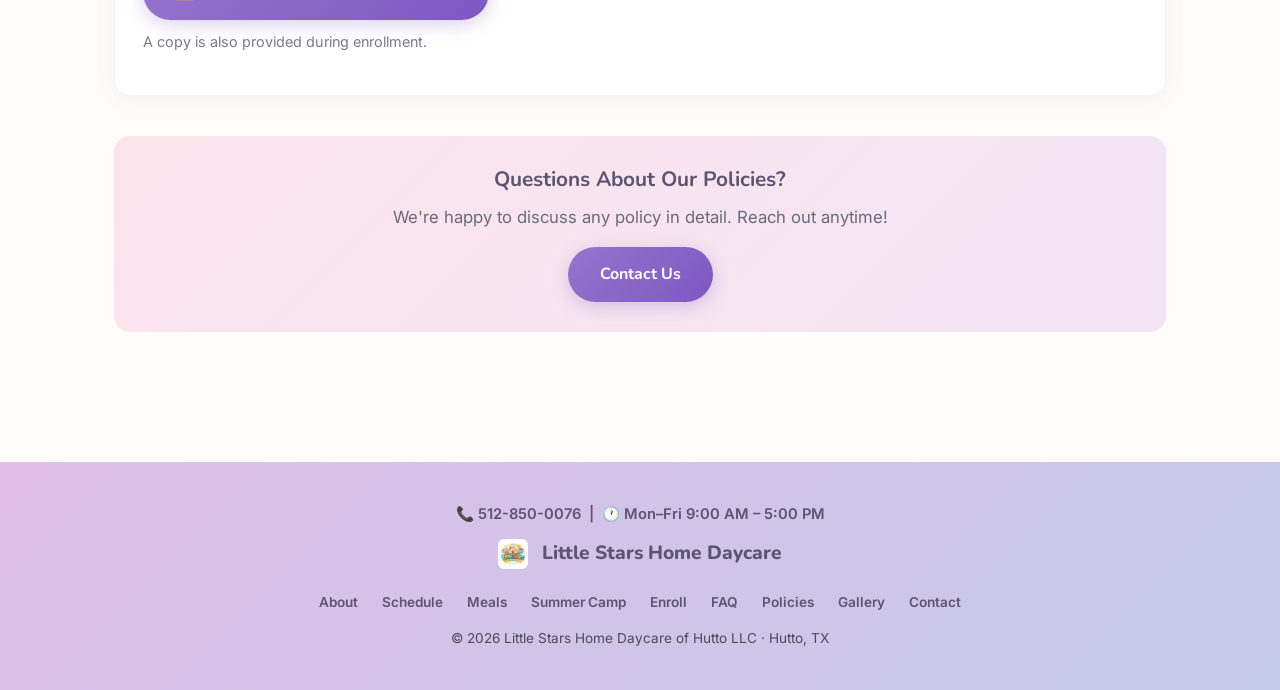
<file: policies.html>
<!DOCTYPE html>
<html lang="en">
<head>
  <meta charset="UTF-8">
  <meta name="viewport" content="width=device-width, initial-scale=1.0">
  <meta name="description" content="Daycare policies at Little Stars Home Daycare — hours, holidays, illness, payment, and parent expectations in Hutto, TX.">
  <title>Policies - Little Stars Home Daycare</title>
  <link rel="preconnect" href="https://fonts.googleapis.com">
  <link rel="preconnect" href="https://fonts.gstatic.com" crossorigin>
  <link href="https://fonts.googleapis.com/css2?family=Inter:wght@400;500;600&family=Nunito:wght@700;800&display=swap" rel="stylesheet">
  <link rel="icon" type="image/png" href="littlestarslogo.png">
  <link rel="stylesheet" href="styles.css">
</head>
<body>

<header>
  <div class="header-inner">
    <h1><a href="index.html"><img src="littlestarslogo.png" alt="Little Stars Logo" class="logo-img"> Little Stars Home Daycare</a></h1>
    <button class="menu-toggle" aria-label="Toggle menu">
      <span></span><span></span><span></span>
    </button>
    <nav>
      <a href="index.html">Home</a>
      <a href="about.html">About Us</a>
      <a href="schedule.html">Schedule</a>
      <a href="meals.html">Meals &amp; Snacks</a>
      <!-- <a href="springcamp.html">Spring Camp</a> -->
      <a href="summercamp.html">Summer Camp</a>
      <a href="enrollment.html">Enrollment</a>
      <a href="contact.html">Contact</a>
      <div class="nav-dropdown">
        <button class="dropdown-toggle has-active">More <span class="dropdown-arrow">&#9662;</span></button>
        <div class="dropdown-menu"><div class="dropdown-menu-inner">
          <a href="gallery.html">Gallery</a>
          <a href="faq.html">FAQ</a>
          <a href="policies.html">Policies</a>
        </div></div>
      </div>
    </nav>
  </div>
</header>

<div class="page-banner">
  <span class="banner-icon">📋</span>
  <h2>Policies &amp; Guidelines</h2>
  <p>Our policies are designed to provide a safe, consistent, and transparent experience for every family.</p>
</div>

<div class="container">

  <div class="policy-section">
    <div class="policy-card animate-in">
      <h3>🕐 Hours of Operation</h3>
      <ul>
        <li><strong>Days:</strong> Monday through Friday</li>
        <li><strong>Drop-off:</strong> 9:00 AM</li>
        <li><strong>Pick-up:</strong> By 5:00 PM</li>
        <li>We are closed on weekends and major holidays (see below).</li>
      </ul>
    </div>

    <div class="policy-card animate-in">
      <h3>📅 Holiday Closures (2026)</h3>
      <ul>
        <li>New Year's Day — January 1</li>
        <li>Memorial Day — May 25</li>
        <li>Independence Day — July 3–4</li>
        <li>Labor Day — September 7</li>
        <li>Thanksgiving — November 26–27</li>
        <li>Christmas — December 24–25</li>
        <li>New Year's Eve — December 31</li>
      </ul>
      <p>Holiday closures are shared in advance. Tuition remains the same for weeks with holidays.</p>
    </div>

    <div class="policy-card animate-in">
      <h3>🤒 Illness Policy</h3>
      <p>To protect all children, please keep your child home if they have any of the following:</p>
      <ul>
        <li>Fever of 100.4°F or higher</li>
        <li>Vomiting or diarrhea</li>
        <li>Contagious rash or infection</li>
        <li>Persistent cough or runny nose with colored discharge</li>
        <li>Pink eye or other contagious conditions</li>
      </ul>
      <p>Children must be symptom-free for <strong>24 hours</strong> (without medication) before returning. If your child becomes ill during the day, we will contact you for prompt pick-up.</p>
    </div>

    <div class="policy-card animate-in">
      <h3>💊 Medication Policy</h3>
      <ul>
        <li>All medications must be in original containers with the child's name</li>
        <li>Written authorization from a parent is required</li>
        <li>We will only administer medication as directed on the label or by a doctor's note</li>
      </ul>
    </div>

    <div class="policy-card animate-in">
      <h3>⏰ Late Pick-Up Policy</h3>
      <ul>
        <li>Pick-up is by <strong>5:00 PM</strong></li>
        <li>A 10-minute grace period is provided</li>
        <li>After 5:10 PM, a late fee applies</li>
        <li>Please call us immediately if you are running late</li>
        <li>Repeated late pick-ups may result in a policy review</li>
      </ul>
    </div>

    <div class="policy-card animate-in">
      <h3>💰 Payment Policy</h3>
      <ul>
        <li>Tuition is due <strong>weekly on Monday</strong> (or the first day of the week)</li>
        <li>Payment can be made via cash, check, Zelle, or Venmo</li>
        <li>A <strong>two-week notice</strong> is required for withdrawal</li>
        <li>Tuition is charged at the full weekly rate regardless of absences or holidays</li>
      </ul>
    </div>

    <div class="policy-card animate-in">
      <h3>🎒 What to Bring Daily</h3>
      <ul>
        <li>A full change of weather-appropriate clothes</li>
        <li>Diapers and wipes (if applicable)</li>
        <li>Comfort item for nap time (nap mat, stuffed animal)</li>
        <li>Sunscreen (labeled with child's name)</li>
        <li>A packed lunch from home</li>
      </ul>
      <p>Please label all items with your child's name. We provide breakfast, a PM snack, and all activity materials.</p>
    </div>

    <div class="policy-card animate-in">
      <h3>🚫 Items to Leave at Home</h3>
      <ul>
        <li>Toys from home</li>
        <li>Electronics or devices</li>
      </ul>
    </div>

    <div class="policy-card animate-in">
      <h3>🤝 Behavior &amp; Discipline</h3>
      <p>We use positive reinforcement and redirection. We <strong>never</strong> use physical punishment. Our approach includes:</p>
      <ul>
        <li>Encouraging children to use words to express feelings</li>
        <li>Redirecting behavior to appropriate activities</li>
        <li>Modeling kindness, sharing, and respect</li>
        <li>Communicating with parents about ongoing behavioral patterns</li>
      </ul>
    </div>

    <div class="policy-card animate-in">
      <h3>📖 Parent Handbook</h3>
      <p>For a complete overview of all policies, procedures, and expectations, download our Parent Handbook:</p>
      <a href="parent-handbook.pdf" class="btn btn-primary" style="margin-top: 12px;" download>📥 Download Parent Handbook (PDF)</a>
      <p style="margin-top: 10px; font-size: 0.9rem; color: #7a7a8a;">A copy is also provided during enrollment.</p>
    </div>
  </div>

  <div class="highlight-box" style="margin-top: 40px;">
    <h3>Questions About Our Policies?</h3>
    <p>We're happy to discuss any policy in detail. Reach out anytime!</p>
    <a href="contact.html" class="btn btn-primary" style="margin-top: 16px;">Contact Us</a>
  </div>
</div>

<footer>
  <div class="footer-inner">
    <div class="footer-info">📞 512-850-0076 &nbsp;|&nbsp; 🕐 Mon–Fri 9:00 AM – 5:00 PM</div>
    <div class="footer-brand"><img src="littlestarslogo.png" alt="Little Stars Logo" class="logo-img">Little Stars Home Daycare</div>
    <div class="footer-links">
      <a href="about.html">About</a>
      <a href="schedule.html">Schedule</a>
      <a href="meals.html">Meals</a>
      <!-- <a href="springcamp.html">Spring Camp</a> -->
      <a href="summercamp.html">Summer Camp</a>
      <a href="enrollment.html">Enroll</a>
      <a href="faq.html">FAQ</a>
      <a href="policies.html">Policies</a>
      <a href="gallery.html">Gallery</a>
      <a href="contact.html">Contact</a>
    </div>
    <div class="footer-copy">&copy; 2026 Little Stars Home Daycare of Hutto LLC &middot; Hutto, TX</div>
  </div>
</footer>

<button class="back-to-top" aria-label="Back to top">↑</button>
<script src="script.js"></script>
</body>
</html>
</file>
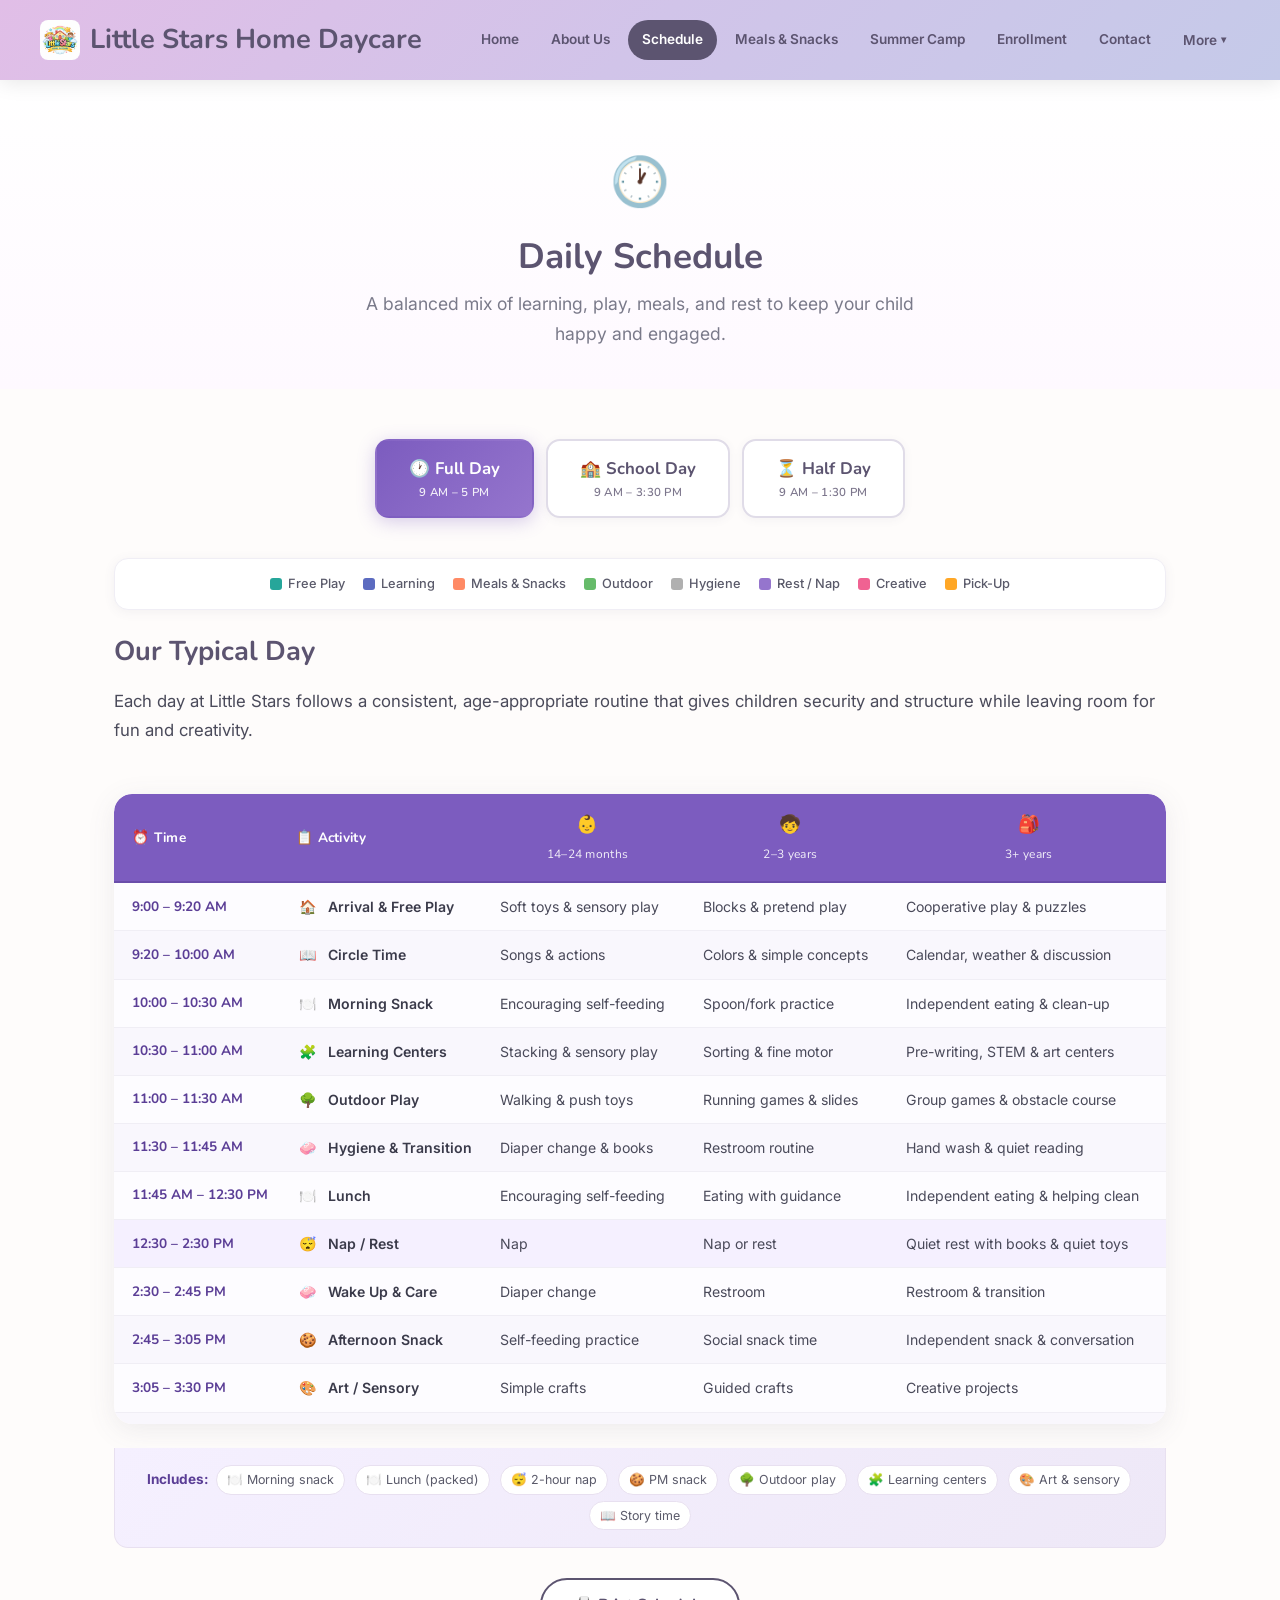
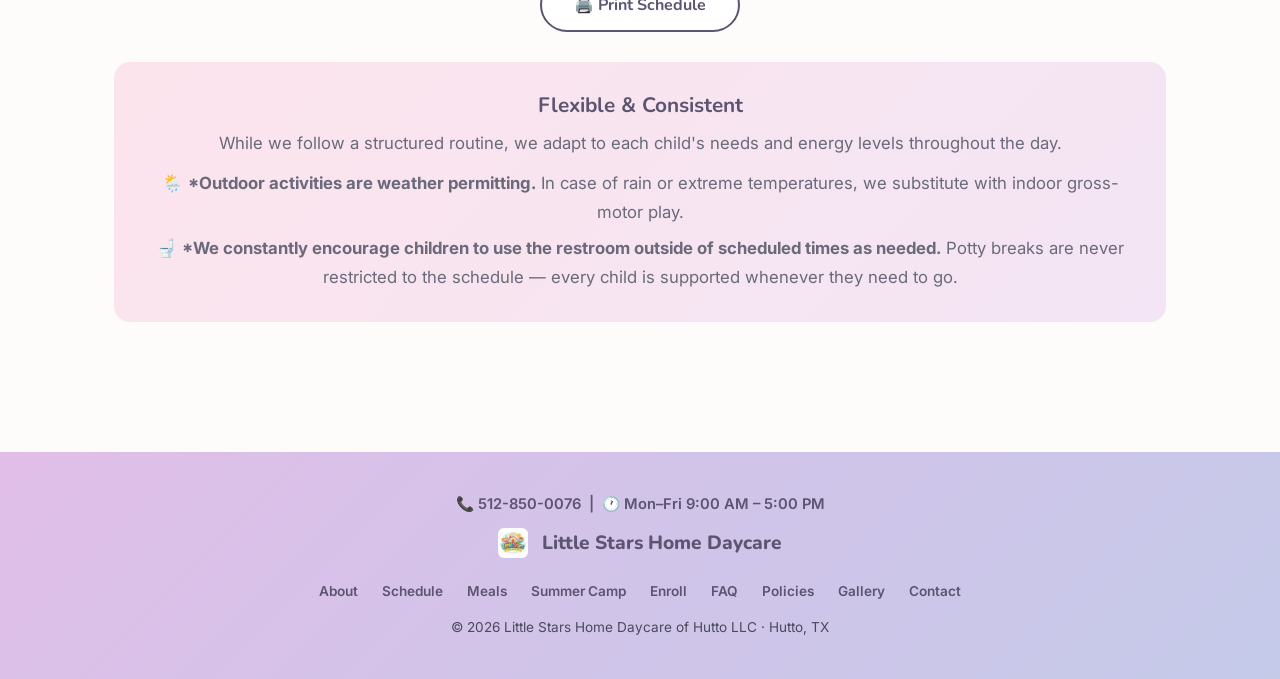
<file: schedule.html>
<!DOCTYPE html>
<html lang="en">
<head>
  <meta charset="UTF-8">
  <meta name="viewport" content="width=device-width, initial-scale=1.0">
  <meta name="description" content="View the daily schedule at Little Stars Home Daycare — structured routines for learning, play, meals, and rest.">
  <title>Daily Schedule - Little Stars Home Daycare</title>
  <link rel="preconnect" href="https://fonts.googleapis.com">
  <link rel="preconnect" href="https://fonts.gstatic.com" crossorigin>
  <link href="https://fonts.googleapis.com/css2?family=Inter:wght@400;500;600&family=Nunito:wght@700;800&display=swap" rel="stylesheet">
  <link rel="icon" type="image/png" href="littlestarslogo.png">
  <link rel="stylesheet" href="styles.css">
</head>
<body>

<header>
  <div class="header-inner">
    <h1><a href="index.html"><img src="littlestarslogo.png" alt="Little Stars Logo" class="logo-img"> Little Stars Home Daycare</a></h1>
    <button class="menu-toggle" aria-label="Toggle menu">
      <span></span><span></span><span></span>
    </button>
    <nav>
      <a href="index.html">Home</a>
      <a href="about.html">About Us</a>
      <a href="schedule.html" class="active">Schedule</a>
      <a href="meals.html">Meals &amp; Snacks</a>
      <!-- <a href="springcamp.html">Spring Camp</a> -->
      <a href="summercamp.html">Summer Camp</a>
      <a href="enrollment.html">Enrollment</a>
      <a href="contact.html">Contact</a>
      <div class="nav-dropdown">
        <button class="dropdown-toggle">More <span class="dropdown-arrow">&#9662;</span></button>
        <div class="dropdown-menu"><div class="dropdown-menu-inner">
          <a href="gallery.html">Gallery</a>
          <a href="faq.html">FAQ</a>
          <a href="policies.html">Policies</a>
        </div></div>
      </div>
    </nav>
  </div>
</header>

<div class="page-banner">
  <span class="banner-icon">🕐</span>
  <h2>Daily Schedule</h2>
  <p>A balanced mix of learning, play, meals, and rest to keep your child happy and engaged.</p>
</div>

<div class="container">

  <!-- Tab Navigation -->
  <div class="schedule-tabs">
    <button class="schedule-tab active" data-tab="fullday">🕐 Full Day <span class="tab-badge">9 AM – 5 PM</span></button>
    <button class="schedule-tab" data-tab="schoolday">🏫 School Day <span class="tab-badge">9 AM – 3:30 PM</span></button>
    <button class="schedule-tab" data-tab="halfday">⏳ Half Day <span class="tab-badge">9 AM – 1:30 PM</span></button>
  </div>

  <!-- ===== Color Legend ===== -->
  <div class="schedule-legend">
    <div class="legend-item"><span class="legend-dot dot-play"></span> Free Play</div>
    <div class="legend-item"><span class="legend-dot dot-learn"></span> Learning</div>
    <div class="legend-item"><span class="legend-dot dot-meal"></span> Meals &amp; Snacks</div>
    <div class="legend-item"><span class="legend-dot dot-outdoor"></span> Outdoor</div>
    <div class="legend-item"><span class="legend-dot dot-hygiene"></span> Hygiene</div>
    <div class="legend-item"><span class="legend-dot dot-rest"></span> Rest / Nap</div>
    <div class="legend-item"><span class="legend-dot dot-creative"></span> Creative</div>
    <div class="legend-item"><span class="legend-dot dot-pickup"></span> Pick-Up</div>
  </div>

  <!-- ===== Full Day Panel ===== -->
  <div id="fullday" class="tab-panel active">
    <div class="section">
      <h2>Our Typical Day</h2>
      <p>Each day at Little Stars follows a consistent, age-appropriate routine that gives children security and structure while leaving room for fun and creativity.</p>
    </div>

    <div class="schedule-table-wrapper">
      <div class="schedule-table-scroll">
      <table class="schedule-age-table">
        <thead>
          <tr>
            <th class="col-time">⏰ Time</th>
            <th class="col-activity">📋 Activity</th>
            <th><span class="age-label">👶</span><span class="age-range">14–24 months</span></th>
            <th><span class="age-label">🧒</span><span class="age-range">2–3 years</span></th>
            <th><span class="age-label">🎒</span><span class="age-range">3+ years</span></th>
          </tr>
        </thead>
        <tbody>
          <tr class="row-play">
            <td class="td-time">9:00 – 9:20 AM</td>
            <td class="td-activity"><span class="activity-icon">🏠</span> Arrival &amp; Free Play</td>
            <td>Soft toys &amp; sensory play</td>
            <td>Blocks &amp; pretend play</td>
            <td>Cooperative play &amp; puzzles</td>
          </tr>
          <tr class="row-learn">
            <td class="td-time">9:20 – 10:00 AM</td>
            <td class="td-activity"><span class="activity-icon">📖</span> Circle Time</td>
            <td>Songs &amp; actions</td>
            <td>Colors &amp; simple concepts</td>
            <td>Calendar, weather &amp; discussion</td>
          </tr>
          <tr class="row-meal">
            <td class="td-time">10:00 – 10:30 AM</td>
            <td class="td-activity"><span class="activity-icon">🍽️</span> Morning Snack</td>
            <td>Encouraging self-feeding</td>
            <td>Spoon/fork practice</td>
            <td>Independent eating &amp; clean-up</td>
          </tr>
          <tr class="row-learn">
            <td class="td-time">10:30 – 11:00 AM</td>
            <td class="td-activity"><span class="activity-icon">🧩</span> Learning Centers</td>
            <td>Stacking &amp; sensory play</td>
            <td>Sorting &amp; fine motor</td>
            <td>Pre-writing, STEM &amp; art centers</td>
          </tr>
          <tr class="row-outdoor">
            <td class="td-time">11:00 – 11:30 AM</td>
            <td class="td-activity"><span class="activity-icon">🌳</span> Outdoor Play</td>
            <td>Walking &amp; push toys</td>
            <td>Running games &amp; slides</td>
            <td>Group games &amp; obstacle course</td>
          </tr>
          <tr class="row-hygiene">
            <td class="td-time">11:30 – 11:45 AM</td>
            <td class="td-activity"><span class="activity-icon">🧼</span> Hygiene &amp; Transition</td>
            <td>Diaper change &amp; books</td>
            <td>Restroom routine</td>
            <td>Hand wash &amp; quiet reading</td>
          </tr>
          <tr class="row-meal">
            <td class="td-time">11:45 AM – 12:30 PM</td>
            <td class="td-activity"><span class="activity-icon">🍽️</span> Lunch</td>
            <td>Encouraging self-feeding</td>
            <td>Eating with guidance</td>
            <td>Independent eating &amp; helping clean</td>
          </tr>
          <tr class="row-rest">
            <td class="td-time">12:30 – 2:30 PM</td>
            <td class="td-activity"><span class="activity-icon">😴</span> Nap / Rest</td>
            <td>Nap</td>
            <td>Nap or rest</td>
            <td>Quiet rest with books &amp; quiet toys</td>
          </tr>
          <tr class="row-hygiene">
            <td class="td-time">2:30 – 2:45 PM</td>
            <td class="td-activity"><span class="activity-icon">🧼</span> Wake Up &amp; Care</td>
            <td>Diaper change</td>
            <td>Restroom</td>
            <td>Restroom &amp; transition</td>
          </tr>
          <tr class="row-meal">
            <td class="td-time">2:45 – 3:05 PM</td>
            <td class="td-activity"><span class="activity-icon">🍪</span> Afternoon Snack</td>
            <td>Self-feeding practice</td>
            <td>Social snack time</td>
            <td>Independent snack &amp; conversation</td>
          </tr>
          <tr class="row-creative">
            <td class="td-time">3:05 – 3:30 PM</td>
            <td class="td-activity"><span class="activity-icon">🎨</span> Art / Sensory</td>
            <td>Simple crafts</td>
            <td>Guided crafts</td>
            <td>Creative projects</td>
          </tr>
          <tr class="row-play">
            <td class="td-time">3:30 – 4:15 PM</td>
            <td class="td-activity"><span class="activity-icon">🏠</span> Free Play</td>
            <td>Exploration play</td>
            <td>Pretend play</td>
            <td>Social &amp; group play</td>
          </tr>
          <tr class="row-learn">
            <td class="td-time">4:15 – 4:40 PM</td>
            <td class="td-activity"><span class="activity-icon">📖</span> Story Time &amp; Music</td>
            <td>Short stories</td>
            <td>Interactive stories</td>
            <td>Story discussion &amp; songs</td>
          </tr>
          <tr class="row-pickup">
            <td class="td-time">4:40 – 5:00 PM</td>
            <td class="td-activity"><span class="activity-icon">👋</span> Quiet Play &amp; Pick-Up</td>
            <td>Books &amp; soft toys</td>
            <td>Puzzles &amp; drawing</td>
            <td>Calm activities</td>
          </tr>
        </tbody>
      </table>
      </div>
    </div>
    <div class="table-includes">
      <strong>Includes:</strong>
      <span class="includes-list">
        <span class="includes-item">🍽️ Morning snack</span>
        <span class="includes-item">🍽️ Lunch (packed)</span>
        <span class="includes-item">😴 2-hour nap</span>
        <span class="includes-item">🍪 PM snack</span>
        <span class="includes-item">🌳 Outdoor play</span>
        <span class="includes-item">🧩 Learning centers</span>
        <span class="includes-item">🎨 Art &amp; sensory</span>
        <span class="includes-item">📖 Story time</span>
      </span>
    </div>

    <div style="text-align: center; margin-top: 30px;">
      <button class="btn btn-secondary" onclick="window.print()">🖨️ Print Schedule</button>
    </div>

    <div class="highlight-box" style="margin-top: 30px;">
      <h3>Flexible &amp; Consistent</h3>
      <p>While we follow a structured routine, we adapt to each child's needs and energy levels throughout the day.</p>
      <p style="margin-top: 12px;">🌦️ <strong>*Outdoor activities are weather permitting.</strong> In case of rain or extreme temperatures, we substitute with indoor gross-motor play.</p>
      <p style="margin-top: 8px;">🚽 <strong>*We constantly encourage children to use the restroom outside of scheduled times as needed.</strong> Potty breaks are never restricted to the schedule — every child is supported whenever they need to go.</p>
    </div>
  </div>

  <!-- ===== School Day Panel ===== -->
  <div id="schoolday" class="tab-panel">
    <div class="section">
      <h2>School Day Schedule 🏫</h2>
      <p>Our School Day program follows familiar school hours — perfect for families who want a full morning of learning plus an active afternoon, with pick-up before the end of the business day.</p>
    </div>

    <div class="schedule-table-wrapper">
      <div class="schedule-table-scroll">
      <table class="schedule-age-table">
        <thead>
          <tr>
            <th class="col-time">⏰ Time</th>
            <th class="col-activity">📋 Activity</th>
            <th><span class="age-label">👶</span><span class="age-range">14–24 months</span></th>
            <th><span class="age-label">🧒</span><span class="age-range">2–3 years</span></th>
            <th><span class="age-label">🎒</span><span class="age-range">3+ years</span></th>
          </tr>
        </thead>
        <tbody>
          <tr class="row-play">
            <td class="td-time">9:00 – 9:20 AM</td>
            <td class="td-activity"><span class="activity-icon">🏠</span> Arrival &amp; Free Play</td>
            <td>Soft toys &amp; sensory play</td>
            <td>Blocks &amp; pretend play</td>
            <td>Cooperative play &amp; puzzles</td>
          </tr>
          <tr class="row-learn">
            <td class="td-time">9:20 – 10:00 AM</td>
            <td class="td-activity"><span class="activity-icon">📖</span> Circle Time</td>
            <td>Songs &amp; actions</td>
            <td>Colors &amp; simple concepts</td>
            <td>Calendar, weather &amp; discussion</td>
          </tr>
          <tr class="row-meal">
            <td class="td-time">10:00 – 10:30 AM</td>
            <td class="td-activity"><span class="activity-icon">🍽️</span> Morning Snack</td>
            <td>Encouraging self-feeding</td>
            <td>Spoon/fork practice</td>
            <td>Independent eating &amp; clean-up</td>
          </tr>
          <tr class="row-learn">
            <td class="td-time">10:30 – 11:00 AM</td>
            <td class="td-activity"><span class="activity-icon">🧩</span> Learning Centers</td>
            <td>Stacking &amp; sensory play</td>
            <td>Sorting &amp; fine motor</td>
            <td>Pre-writing, STEM &amp; art centers</td>
          </tr>
          <tr class="row-outdoor">
            <td class="td-time">11:00 – 11:30 AM</td>
            <td class="td-activity"><span class="activity-icon">🌳</span> Outdoor Play</td>
            <td>Walking &amp; push toys</td>
            <td>Running games &amp; slides</td>
            <td>Group games &amp; obstacle course</td>
          </tr>
          <tr class="row-hygiene">
            <td class="td-time">11:30 – 11:45 AM</td>
            <td class="td-activity"><span class="activity-icon">🧼</span> Hygiene &amp; Transition</td>
            <td>Diaper change &amp; books</td>
            <td>Restroom routine</td>
            <td>Hand wash &amp; quiet reading</td>
          </tr>
          <tr class="row-meal">
            <td class="td-time">11:45 AM – 12:30 PM</td>
            <td class="td-activity"><span class="activity-icon">🍽️</span> Lunch</td>
            <td>Encouraging self-feeding</td>
            <td>Eating with guidance</td>
            <td>Independent eating &amp; helping clean</td>
          </tr>
          <tr class="row-rest">
            <td class="td-time">12:30 – 2:30 PM</td>
            <td class="td-activity"><span class="activity-icon">😴</span> Nap / Rest</td>
            <td>Nap</td>
            <td>Nap or rest</td>
            <td>Quiet rest with books &amp; quiet toys</td>
          </tr>
          <tr class="row-hygiene">
            <td class="td-time">2:30 – 2:45 PM</td>
            <td class="td-activity"><span class="activity-icon">🧼</span> Wake Up &amp; Care</td>
            <td>Diaper change</td>
            <td>Restroom</td>
            <td>Restroom &amp; transition</td>
          </tr>
          <tr class="row-meal">
            <td class="td-time">2:45 – 3:05 PM</td>
            <td class="td-activity"><span class="activity-icon">🍪</span> Afternoon Snack</td>
            <td>Self-feeding practice</td>
            <td>Social snack time</td>
            <td>Independent snack &amp; conversation</td>
          </tr>
          <tr class="row-creative">
            <td class="td-time">3:05 – 3:30 PM</td>
            <td class="td-activity"><span class="activity-icon">🎨</span> Art / Sensory</td>
            <td>Simple crafts</td>
            <td>Guided crafts</td>
            <td>Creative projects</td>
          </tr>
          <tr class="row-pickup">
            <td class="td-time">3:30 PM</td>
            <td class="td-activity"><span class="activity-icon">👋</span> Pick-Up</td>
            <td colspan="3" style="text-align:center;">Ready for Pick-Up — Have a great evening!</td>
          </tr>
        </tbody>
      </table>
      </div>
    </div>
    <div class="table-includes">
      <strong>Includes:</strong>
      <span class="includes-list">
        <span class="includes-item">🍽️ Morning snack</span>
        <span class="includes-item">🍽️ Lunch (packed)</span>
        <span class="includes-item">😴 2-hour nap</span>
        <span class="includes-item">🍪 PM snack</span>
        <span class="includes-item">🌳 Outdoor play</span>
        <span class="includes-item">🎨 Art &amp; sensory</span>
      </span>
    </div>

    <div style="text-align: center; margin-top: 30px;">
      <button class="btn btn-secondary" onclick="window.print()">🖨️ Print Schedule</button>
    </div>

    <div class="highlight-box" style="margin-top: 30px;">
      <h3>Flexible &amp; Consistent</h3>
      <p>While we follow a structured routine, we adapt to each child's needs and energy levels throughout the day.</p>
      <p style="margin-top: 12px;">🌦️ <strong>*Outdoor activities are weather permitting.</strong> In case of rain or extreme temperatures, we substitute with indoor gross-motor play.</p>
      <p style="margin-top: 8px;">🚽 <strong>*We constantly encourage children to use the restroom outside of scheduled times as needed.</strong> Potty breaks are never restricted to the schedule — every child is supported whenever they need to go.</p>
    </div>
  </div>

  <!-- ===== Half Day Panel ===== -->
  <div id="halfday" class="tab-panel">
    <div class="section">
      <h2>Half-Day Program ⏳</h2>
      <p>Our morning half-day option is perfect for families who need part-time care with a full morning of activities.</p>
    </div>

    <div class="schedule-table-wrapper">
      <div class="schedule-table-scroll">
      <table class="schedule-age-table">
        <thead>
          <tr>
            <th class="col-time">⏰ Time</th>
            <th class="col-activity">📋 Activity</th>
            <th><span class="age-label">👶</span><span class="age-range">14–24 months</span></th>
            <th><span class="age-label">🧒</span><span class="age-range">2–3 years</span></th>
            <th><span class="age-label">🎒</span><span class="age-range">3+ years</span></th>
          </tr>
        </thead>
        <tbody>
          <tr class="row-play">
            <td class="td-time">9:00 – 9:20 AM</td>
            <td class="td-activity"><span class="activity-icon">🏠</span> Arrival &amp; Free Play</td>
            <td>Soft toys &amp; sensory play</td>
            <td>Blocks &amp; pretend play</td>
            <td>Cooperative play &amp; puzzles</td>
          </tr>
          <tr class="row-learn">
            <td class="td-time">9:20 – 10:00 AM</td>
            <td class="td-activity"><span class="activity-icon">📖</span> Circle Time</td>
            <td>Songs &amp; actions</td>
            <td>Colors &amp; simple concepts</td>
            <td>Calendar, weather &amp; discussion</td>
          </tr>
          <tr class="row-meal">
            <td class="td-time">10:00 – 10:30 AM</td>
            <td class="td-activity"><span class="activity-icon">🍽️</span> Morning Snack</td>
            <td>Encouraging self-feeding</td>
            <td>Spoon/fork practice</td>
            <td>Independent eating &amp; clean-up</td>
          </tr>
          <tr class="row-learn">
            <td class="td-time">10:30 – 11:00 AM</td>
            <td class="td-activity"><span class="activity-icon">🧩</span> Learning Centers</td>
            <td>Stacking &amp; sensory play</td>
            <td>Sorting &amp; fine motor</td>
            <td>Pre-writing, STEM &amp; art centers</td>
          </tr>
          <tr class="row-outdoor">
            <td class="td-time">11:00 – 11:30 AM</td>
            <td class="td-activity"><span class="activity-icon">🌳</span> Outdoor Play</td>
            <td>Walking &amp; push toys</td>
            <td>Running games &amp; slides</td>
            <td>Group games &amp; obstacle course</td>
          </tr>
          <tr class="row-hygiene">
            <td class="td-time">11:30 – 11:45 AM</td>
            <td class="td-activity"><span class="activity-icon">🧼</span> Hygiene &amp; Transition</td>
            <td>Diaper change &amp; books</td>
            <td>Restroom routine</td>
            <td>Hand wash &amp; quiet reading</td>
          </tr>
          <tr class="row-meal">
            <td class="td-time">11:45 AM – 12:30 PM</td>
            <td class="td-activity"><span class="activity-icon">🍽️</span> Lunch</td>
            <td>Encouraging self-feeding</td>
            <td>Eating with guidance</td>
            <td>Independent eating &amp; helping clean</td>
          </tr>
          <tr class="row-rest">
            <td class="td-time">12:30 – 1:30 PM</td>
            <td class="td-activity"><span class="activity-icon">😴</span> Nap / Rest</td>
            <td>Nap</td>
            <td>Nap or rest</td>
            <td>Quiet rest with books</td>
          </tr>
          <tr class="row-pickup">
            <td class="td-time">1:30 PM</td>
            <td class="td-activity"><span class="activity-icon">👋</span> Pick-Up</td>
            <td colspan="3" style="text-align:center;">Ready for Pick-Up — See you tomorrow!</td>
          </tr>
        </tbody>
      </table>
      </div>
    </div>
    <div class="table-includes">
      <strong>Includes:</strong>
      <span class="includes-list">
        <span class="includes-item">🍽️ Morning snack</span>
        <span class="includes-item">🍽️ Lunch (packed)</span>
        <span class="includes-item">😴 1-hour nap</span>
        <span class="includes-item">🌳 Outdoor play</span>
        <span class="includes-item">🧩 Learning centers</span>
        <span class="includes-item">📖 Circle time</span>
      </span>
    </div>

    <div class="highlight-box" style="margin-top: 30px;">
      <h3>Interested in a Half-Day Program?</h3>
      <p>Contact us to check availability and discuss which session is the best fit for your child.</p>
      <a href="contact.html" class="btn btn-primary" style="margin-top: 16px;">Get In Touch</a>
    </div>

    <div style="text-align: center; margin-top: 30px;">
      <button class="btn btn-secondary" onclick="window.print()">🖨️ Print Schedule</button>
    </div>

    <div class="highlight-box" style="margin-top: 30px;">
      <h3>Flexible &amp; Consistent</h3>
      <p>While we follow a structured routine, we adapt to each child's needs and energy levels throughout the day.</p>
      <p style="margin-top: 12px;">🌦️ <strong>*Outdoor activities are weather permitting.</strong> In case of rain or extreme temperatures, we substitute with indoor gross-motor play.</p>
      <p style="margin-top: 8px;">🚽 <strong>*We constantly encourage children to use the restroom outside of scheduled times as needed.</strong> Potty breaks are never restricted to the schedule — every child is supported whenever they need to go.</p>
    </div>
  </div>

</div>

<footer>
  <div class="footer-inner">
    <div class="footer-info">📞 512-850-0076 &nbsp;|&nbsp; 🕐 Mon–Fri 9:00 AM – 5:00 PM</div>
    <div class="footer-brand"><img src="littlestarslogo.png" alt="Little Stars Logo" class="logo-img">Little Stars Home Daycare</div>
    <div class="footer-links">
      <a href="about.html">About</a>
      <a href="schedule.html">Schedule</a>
      <a href="meals.html">Meals</a>
      <!-- <a href="springcamp.html">Spring Camp</a> -->
      <a href="summercamp.html">Summer Camp</a>
      <a href="enrollment.html">Enroll</a>
      <a href="faq.html">FAQ</a>
      <a href="policies.html">Policies</a>
      <a href="gallery.html">Gallery</a>
      <a href="contact.html">Contact</a>
    </div>
    <div class="footer-copy">&copy; 2026 Little Stars Home Daycare of Hutto LLC &middot; Hutto, TX</div>
  </div>
</footer>

<button class="back-to-top" aria-label="Back to top">↑</button>
<script src="script.js"></script>
</body>
</html>
</file>
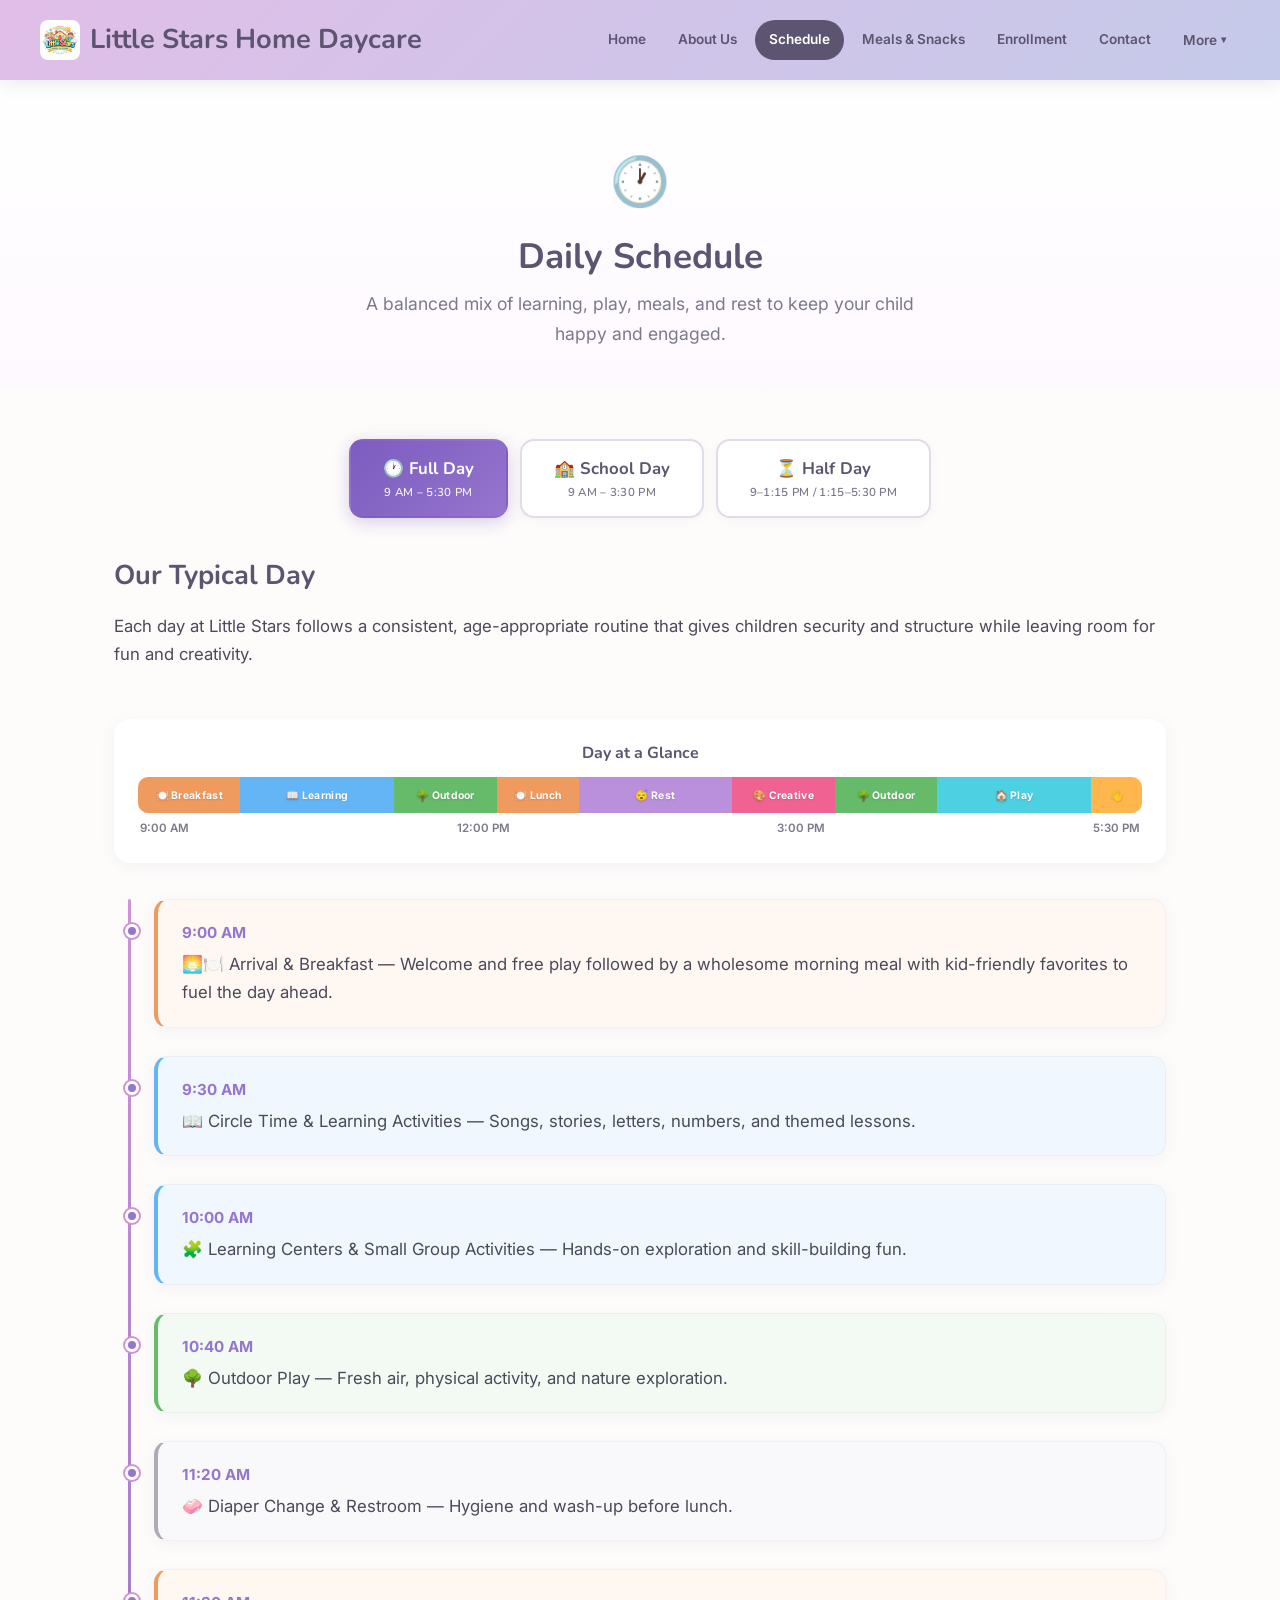
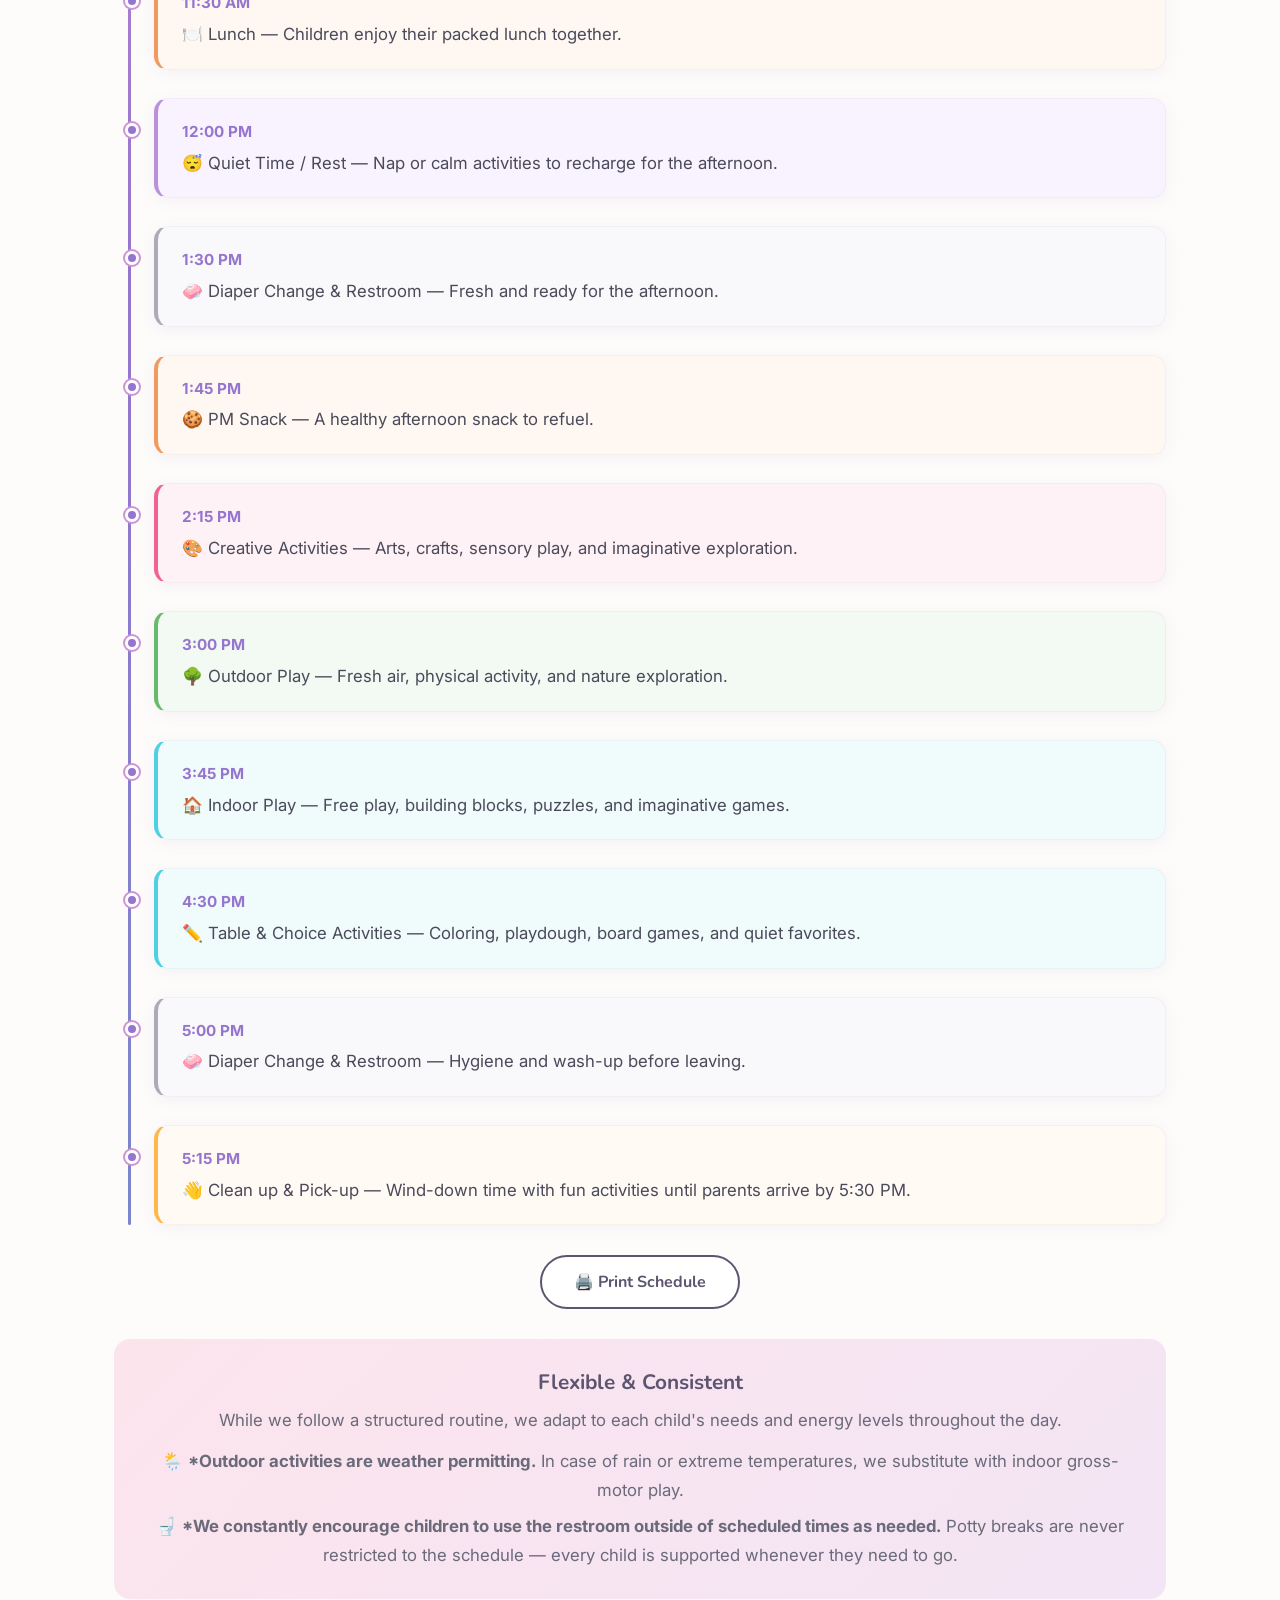
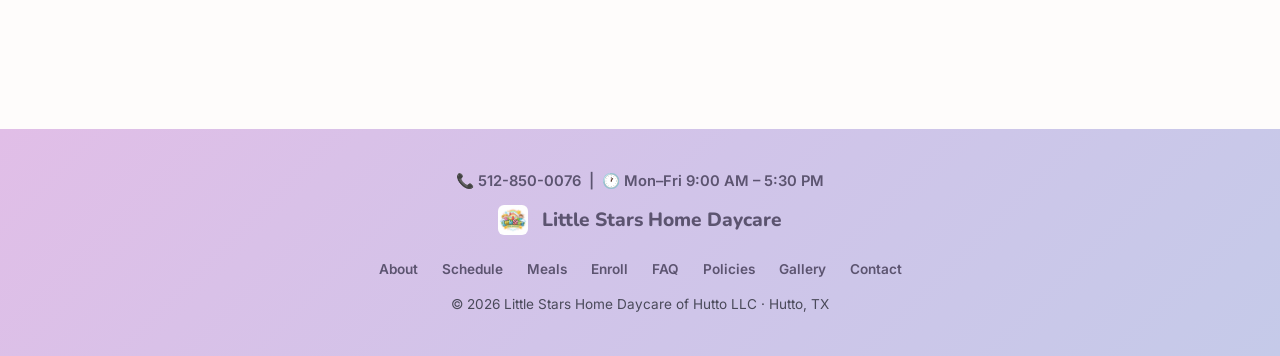
<file: schedule_bkp.html>
<!DOCTYPE html>
<html lang="en">
<head>
  <meta charset="UTF-8">
  <meta name="viewport" content="width=device-width, initial-scale=1.0">
  <meta name="description" content="View the daily schedule at Little Stars Home Daycare — structured routines for learning, play, meals, and rest.">
  <title>Daily Schedule - Little Stars Home Daycare</title>
  <link rel="preconnect" href="https://fonts.googleapis.com">
  <link rel="preconnect" href="https://fonts.gstatic.com" crossorigin>
  <link href="https://fonts.googleapis.com/css2?family=Inter:wght@400;500;600&family=Nunito:wght@700;800&display=swap" rel="stylesheet">
  <link rel="icon" type="image/png" href="littlestarslogo.png">
  <link rel="stylesheet" href="styles.css">
</head>
<body>

<header>
  <div class="header-inner">
    <h1><a href="index.html"><img src="littlestarslogo.png" alt="Little Stars Logo" class="logo-img"> Little Stars Home Daycare</a></h1>
    <button class="menu-toggle" aria-label="Toggle menu">
      <span></span><span></span><span></span>
    </button>
    <nav>
      <a href="index.html">Home</a>
      <a href="about.html">About Us</a>
      <a href="schedule.html" class="active">Schedule</a>
      <a href="meals.html">Meals &amp; Snacks</a>
      <!-- <a href="springcamp.html">Spring Camp</a> -->
      <a href="enrollment.html">Enrollment</a>
      <a href="contact.html">Contact</a>
      <div class="nav-dropdown">
        <button class="dropdown-toggle">More <span class="dropdown-arrow">&#9662;</span></button>
        <div class="dropdown-menu"><div class="dropdown-menu-inner">
          <a href="gallery.html">Gallery</a>
          <a href="faq.html">FAQ</a>
          <a href="policies.html">Policies</a>
        </div></div>
      </div>
    </nav>
  </div>
</header>

<div class="page-banner">
  <span class="banner-icon">🕐</span>
  <h2>Daily Schedule</h2>
  <p>A balanced mix of learning, play, meals, and rest to keep your child happy and engaged.</p>
</div>

<div class="container">

  <!-- Tab Navigation -->
  <div class="schedule-tabs">
    <button class="schedule-tab active" data-tab="fullday">🕐 Full Day <span class="tab-badge">9 AM – 5:30 PM</span></button>
    <button class="schedule-tab" data-tab="schoolday">🏫 School Day <span class="tab-badge">9 AM – 3:30 PM</span></button>
    <button class="schedule-tab" data-tab="halfday">⏳ Half Day <span class="tab-badge">9–1:15 PM / 1:15–5:30 PM</span></button>
  </div>

  <!-- ===== Full Day Panel ===== -->
  <div id="fullday" class="tab-panel active">
    <div class="section">
      <h2>Our Typical Day</h2>
      <p>Each day at Little Stars follows a consistent, age-appropriate routine that gives children security and structure while leaving room for fun and creativity.</p>
    </div>

    <!-- Day at a Glance -->
    <div class="day-glance">
      <h3 class="day-glance-title">Day at a Glance</h3>
      <div class="day-glance-bar">
        <div class="glance-block glance-meal" style="flex:1">🍽️ Breakfast</div>
        <div class="glance-block glance-learn" style="flex:1.5">📖 Learning</div>
        <div class="glance-block glance-outdoor" style="flex:1">🌳 Outdoor</div>
        <div class="glance-block glance-meal" style="flex:0.8">🍽️ Lunch</div>
        <div class="glance-block glance-rest" style="flex:1.5">😴 Rest</div>
        <div class="glance-block glance-creative" style="flex:1">🎨 Creative</div>
        <div class="glance-block glance-outdoor" style="flex:1">🌳 Outdoor</div>
        <div class="glance-block glance-play" style="flex:1.5">🏠 Play</div>
        <div class="glance-block glance-pickup" style="flex:0.5">👋</div>
      </div>
      <div class="glance-times">
        <span>9:00 AM</span>
        <span>12:00 PM</span>
        <span>3:00 PM</span>
        <span>5:30 PM</span>
      </div>
    </div>

    <div class="timeline">
      <div class="timeline-item tl-meal animate-in">
        <div class="time">9:00 AM</div>
        <div class="activity">🌅🍽️ Arrival &amp; Breakfast — Welcome and free play followed by a wholesome morning meal with kid-friendly favorites to fuel the day ahead.</div>
      </div>
      <div class="timeline-item tl-learn animate-in">
        <div class="time">9:30 AM</div>
        <div class="activity">📖 Circle Time &amp; Learning Activities — Songs, stories, letters, numbers, and themed lessons.</div>
      </div>
      <div class="timeline-item tl-learn animate-in">
        <div class="time">10:00 AM</div>
        <div class="activity">🧩 Learning Centers &amp; Small Group Activities — Hands-on exploration and skill-building fun.</div>
      </div>
      <div class="timeline-item tl-outdoor animate-in">
        <div class="time">10:40 AM</div>
        <div class="activity">🌳 Outdoor Play — Fresh air, physical activity, and nature exploration.</div>
      </div>
      <div class="timeline-item tl-hygiene animate-in">
        <div class="time">11:20 AM</div>
        <div class="activity">🧼 Diaper Change &amp; Restroom — Hygiene and wash-up before lunch.</div>
      </div>
      <div class="timeline-item tl-meal animate-in">
        <div class="time">11:30 AM</div>
        <div class="activity">🍽️ Lunch — Children enjoy their packed lunch together.</div>
      </div>
      <div class="timeline-item tl-rest animate-in">
        <div class="time">12:00 PM</div>
        <div class="activity">😴 Quiet Time / Rest — Nap or calm activities to recharge for the afternoon.</div>
      </div>
      <div class="timeline-item tl-hygiene animate-in">
        <div class="time">1:30 PM</div>
        <div class="activity">🧼 Diaper Change &amp; Restroom — Fresh and ready for the afternoon.</div>
      </div>
      <div class="timeline-item tl-meal animate-in">
        <div class="time">1:45 PM</div>
        <div class="activity">🍪 PM Snack — A healthy afternoon snack to refuel.</div>
      </div>
      <div class="timeline-item tl-creative animate-in">
        <div class="time">2:15 PM</div>
        <div class="activity">🎨 Creative Activities — Arts, crafts, sensory play, and imaginative exploration.</div>
      </div>
      <div class="timeline-item tl-outdoor animate-in">
        <div class="time">3:00 PM</div>
        <div class="activity">🌳 Outdoor Play — Fresh air, physical activity, and nature exploration.</div>
      </div>
      <div class="timeline-item tl-play animate-in">
        <div class="time">3:45 PM</div>
        <div class="activity">🏠 Indoor Play — Free play, building blocks, puzzles, and imaginative games.</div>
      </div>
      <div class="timeline-item tl-play animate-in">
        <div class="time">4:30 PM</div>
        <div class="activity">✏️ Table &amp; Choice Activities — Coloring, playdough, board games, and quiet favorites.</div>
      </div>
      <div class="timeline-item tl-hygiene animate-in">
        <div class="time">5:00 PM</div>
        <div class="activity">🧼 Diaper Change &amp; Restroom — Hygiene and wash-up before leaving.</div>
      </div>
      <div class="timeline-item tl-pickup animate-in">
        <div class="time">5:15 PM</div>
        <div class="activity">👋 Clean up &amp; Pick-up — Wind-down time with fun activities until parents arrive by 5:30 PM.</div>
      </div>
    </div>

    <div style="text-align: center; margin-top: 30px;">
      <button class="btn btn-secondary" onclick="window.print()">🖨️ Print Schedule</button>
    </div>

    <div class="highlight-box" style="margin-top: 30px;">
      <h3>Flexible &amp; Consistent</h3>
      <p>While we follow a structured routine, we adapt to each child's needs and energy levels throughout the day.</p>
      <p style="margin-top: 12px;">🌦️ <strong>*Outdoor activities are weather permitting.</strong> In case of rain or extreme temperatures, we substitute with indoor gross-motor play.</p>
      <p style="margin-top: 8px;">🚽 <strong>*We constantly encourage children to use the restroom outside of scheduled times as needed.</strong> Potty breaks are never restricted to the schedule — every child is supported whenever they need to go.</p>
    </div>
  </div>

  <!-- ===== School Day Panel ===== -->
  <div id="schoolday" class="tab-panel">
    <div class="section">
      <h2>School Day Schedule 🏫</h2>
      <p>Our School Day program follows familiar school hours — perfect for families who want a full morning of learning plus an active afternoon, with pick-up before the end of the business day.</p>
    </div>

    <!-- Day at a Glance -->
    <div class="day-glance">
      <h3 class="day-glance-title">School Day at a Glance</h3>
      <div class="day-glance-bar">
        <div class="glance-block glance-meal" style="flex:1">🍽️ Breakfast</div>
        <div class="glance-block glance-learn" style="flex:1.5">📖 Learning</div>
        <div class="glance-block glance-outdoor" style="flex:1">🌳 Outdoor</div>
        <div class="glance-block glance-meal" style="flex:0.8">🍽️ Lunch</div>
        <div class="glance-block glance-rest" style="flex:1.2">😴 Rest</div>
        <div class="glance-block glance-creative" style="flex:1">🎨 Creative</div>
        <div class="glance-block glance-pickup" style="flex:0.5">👋</div>
      </div>
      <div class="glance-times">
        <span>9:00 AM</span>
        <span>12:00 PM</span>
        <span>3:30 PM</span>
      </div>
    </div>

    <div class="timeline">
      <div class="timeline-item tl-meal animate-in">
        <div class="time">9:00 AM</div>
        <div class="activity">🌅🍽️ Arrival &amp; Breakfast — Welcome and free play followed by a wholesome morning meal with kid-friendly favorites to fuel the day ahead.</div>
      </div>
      <div class="timeline-item tl-learn animate-in">
        <div class="time">9:30 AM</div>
        <div class="activity">📖 Circle Time &amp; Learning Activities — Songs, stories, letters, numbers, and themed lessons.</div>
      </div>
      <div class="timeline-item tl-learn animate-in">
        <div class="time">10:00 AM</div>
        <div class="activity">🧩 Learning Centers &amp; Small Group Activities — Hands-on exploration and skill-building fun.</div>
      </div>
      <div class="timeline-item tl-outdoor animate-in">
        <div class="time">10:40 AM</div>
        <div class="activity">🌳 Outdoor Play — Fresh air, physical activity, and nature exploration.</div>
      </div>
      <div class="timeline-item tl-hygiene animate-in">
        <div class="time">11:20 AM</div>
        <div class="activity">🧼 Diaper Change &amp; Restroom — Hygiene and wash-up before lunch.</div>
      </div>
      <div class="timeline-item tl-meal animate-in">
        <div class="time">11:30 AM</div>
        <div class="activity">🍽️ Lunch — Children enjoy their packed lunch together.</div>
      </div>
      <div class="timeline-item tl-rest animate-in">
        <div class="time">12:00 PM</div>
        <div class="activity">😴 Quiet Time / Rest — Nap or calm activities to recharge for the afternoon.</div>
      </div>
      <div class="timeline-item tl-hygiene animate-in">
        <div class="time">1:30 PM</div>
        <div class="activity">🧼 Diaper Change &amp; Restroom — Fresh and ready for the afternoon.</div>
      </div>
      <div class="timeline-item tl-meal animate-in">
        <div class="time">1:45 PM</div>
        <div class="activity">🍪 PM Snack — A healthy afternoon snack to refuel.</div>
      </div>
      <div class="timeline-item tl-creative animate-in">
        <div class="time">2:15 PM</div>
        <div class="activity">🎨 Creative Activities — Arts, crafts, sensory play, and imaginative exploration.</div>
      </div>
      <div class="timeline-item tl-outdoor animate-in">
        <div class="time">3:00 PM</div>
        <div class="activity">🌳 Outdoor Play — Fresh air and active play before pick-up.</div>
      </div>
      <div class="timeline-item tl-pickup animate-in">
        <div class="time">3:30 PM</div>
        <div class="activity">👋 Pick-up — Parents arrive by 3:30 PM. Have a great evening!</div>
      </div>
    </div>

    <div style="text-align: center; margin-top: 30px;">
      <button class="btn btn-secondary" onclick="window.print()">🖨️ Print Schedule</button>
    </div>

    <div class="highlight-box" style="margin-top: 30px;">
      <h3>Flexible &amp; Consistent</h3>
      <p>While we follow a structured routine, we adapt to each child's needs and energy levels throughout the day.</p>
      <p style="margin-top: 12px;">🌦️ <strong>*Outdoor activities are weather permitting.</strong> In case of rain or extreme temperatures, we substitute with indoor gross-motor play.</p>
      <p style="margin-top: 8px;">🚽 <strong>*We constantly encourage children to use the restroom outside of scheduled times as needed.</strong> Potty breaks are never restricted to the schedule — every child is supported whenever they need to go.</p>
    </div>
  </div>

  <!-- ===== Half Day Panel ===== -->
  <div id="halfday" class="tab-panel">
    <div class="section">
      <h2>Half-Day Programs ⏳</h2>
      <p>We offer flexible half-day options for families who need part-time care. Choose the session that works best for your schedule!</p>
    </div>

    <div class="halfday-grid">
      <div class="halfday-card halfday-morning animate-in">
        <div class="halfday-header">
          <span class="halfday-icon">🌅</span>
          <h3>Morning Session</h3>
          <div class="halfday-time">9:00 AM – 1:15 PM</div>
        </div>
        <ul class="halfday-list">
          <li>🌅🍽️ <strong>9:00 AM</strong> — Arrival &amp; Breakfast</li>
          <li>📖 <strong>9:30 AM</strong> — Circle Time &amp; Learning</li>
          <li>🧩 <strong>10:00 AM</strong> — Learning Centers &amp; Activities</li>
          <li>🌳 <strong>10:40 AM</strong> — Outdoor Play</li>
          <li>🧼 <strong>11:20 AM</strong> — Hygiene &amp; Wash-up</li>
          <li>✏️ <strong>11:30 AM</strong> — Table &amp; Choice Activities</li>
          <li>🍽️ <strong>12:15 PM</strong> — Lunch (packed from home)</li>
          <li>👋 <strong>1:15 PM</strong> — Pick-up</li>
        </ul>
        <div class="halfday-includes">
          <strong>Includes:</strong> Breakfast, outdoor play, structured learning, lunch
        </div>
      </div>

      <div class="halfday-card halfday-afternoon animate-in">
        <div class="halfday-header">
          <span class="halfday-icon">🌤️</span>
          <h3>Afternoon Session</h3>
          <div class="halfday-time">1:15 PM – 5:30 PM</div>
        </div>
        <ul class="halfday-list">
          <li>👋 <strong>1:15 PM</strong> — Arrival &amp; Settle In</li>
          <li>🎨 <strong>1:30 PM</strong> — Creative Activities</li>
          <li>🌳 <strong>2:15 PM</strong> — Outdoor Play</li>
          <li>🍪 <strong>3:00 PM</strong> — PM Snack</li>
          <li>🏠 <strong>3:30 PM</strong> — Indoor Free Play</li>
          <li>✏️ <strong>4:30 PM</strong> — Table &amp; Choice Activities</li>
          <li>🧼 <strong>5:00 PM</strong> — Hygiene &amp; Wash-up</li>
          <li>👋 <strong>5:15 PM</strong> — Clean up &amp; Pick-up by 5:30 PM</li>
        </ul>
        <div class="halfday-includes">
          <strong>Includes:</strong> PM snack, outdoor play, arts &amp; crafts, free play
        </div>
      </div>
    </div>

    <div class="highlight-box" style="margin-top: 30px;">
      <h3>Interested in a Half-Day Program?</h3>
      <p>Contact us to check availability and discuss which session is the best fit for your child.</p>
      <a href="contact.html" class="btn btn-primary" style="margin-top: 16px;">Get In Touch</a>
    </div>

    <div style="text-align: center; margin-top: 30px;">
      <button class="btn btn-secondary" onclick="window.print()">🖨️ Print Schedule</button>
    </div>

    <div class="highlight-box" style="margin-top: 30px;">
      <h3>Flexible &amp; Consistent</h3>
      <p>While we follow a structured routine, we adapt to each child's needs and energy levels throughout the day.</p>
      <p style="margin-top: 12px;">🌦️ <strong>*Outdoor activities are weather permitting.</strong> In case of rain or extreme temperatures, we substitute with indoor gross-motor play.</p>
      <p style="margin-top: 8px;">🚽 <strong>*We constantly encourage children to use the restroom outside of scheduled times as needed.</strong> Potty breaks are never restricted to the schedule — every child is supported whenever they need to go.</p>
    </div>
  </div>

</div>

<footer>
  <div class="footer-inner">
    <div class="footer-info">📞 512-850-0076 &nbsp;|&nbsp; 🕐 Mon–Fri 9:00 AM – 5:30 PM</div>
    <div class="footer-brand"><img src="littlestarslogo.png" alt="Little Stars Logo" class="logo-img">Little Stars Home Daycare</div>
    <div class="footer-links">
      <a href="about.html">About</a>
      <a href="schedule.html">Schedule</a>
      <a href="meals.html">Meals</a>
      <!-- <a href="springcamp.html">Spring Camp</a> -->
      <a href="enrollment.html">Enroll</a>
      <a href="faq.html">FAQ</a>
      <a href="policies.html">Policies</a>
      <a href="gallery.html">Gallery</a>
      <a href="contact.html">Contact</a>
    </div>
    <div class="footer-copy">&copy; 2026 Little Stars Home Daycare of Hutto LLC &middot; Hutto, TX</div>
  </div>
</footer>

<script src="script.js"></script>
</body>
</html>
</file>
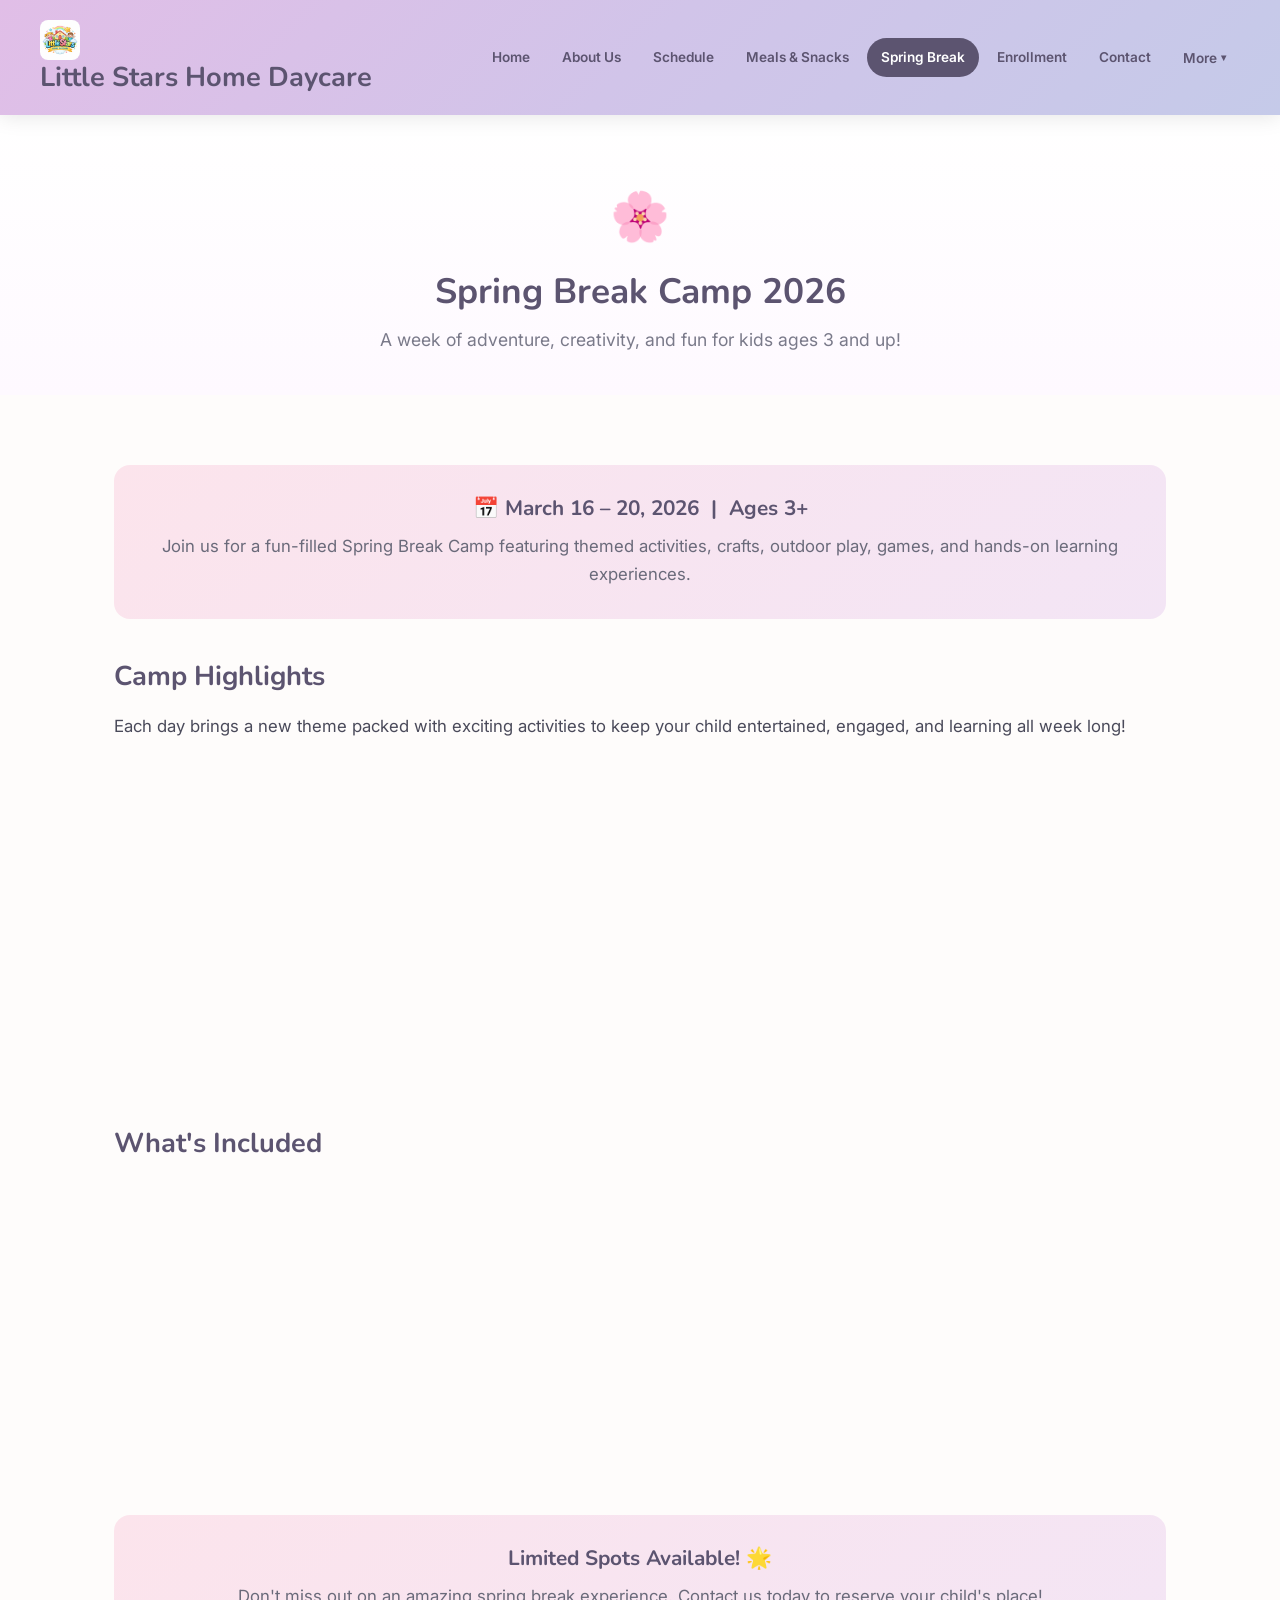
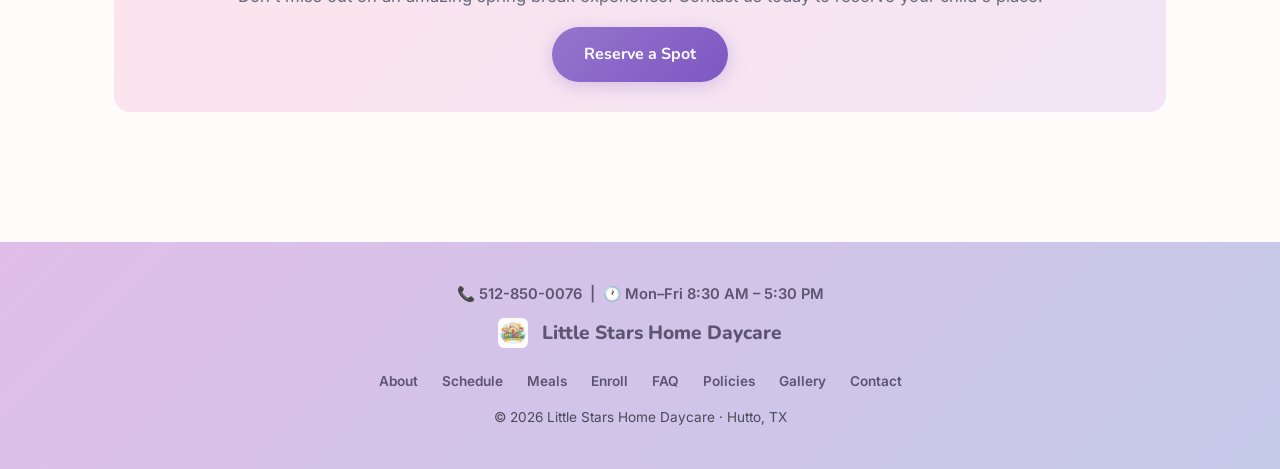
<file: springbreak.html>
<!DOCTYPE html>
<html lang="en">
<head>
  <meta charset="UTF-8">
  <meta name="viewport" content="width=device-width, initial-scale=1.0">
  <meta name="description" content="Spring Break Camp at Little Stars Home Daycare — fun-filled themed activities, crafts, and outdoor play for ages 3+.">
  <title>Spring Break Camp - Little Stars Home Daycare</title>
  <link rel="preconnect" href="https://fonts.googleapis.com">
  <link rel="preconnect" href="https://fonts.gstatic.com" crossorigin>
  <link href="https://fonts.googleapis.com/css2?family=Inter:wght@400;500;600&family=Nunito:wght@700;800&display=swap" rel="stylesheet">
  <link rel="icon" type="image/png" href="littlestarslogo.png">
  <link rel="stylesheet" href="styles.css">
</head>
<body>

<header>
  <div class="header-inner">
    <h1><img src="littlestarslogo.png" alt="Little Stars Logo" class="logo-img"> Little Stars Home Daycare</h1>
    <button class="menu-toggle" aria-label="Toggle menu" onclick="document.querySelector('nav').classList.toggle('active')">
      <span></span><span></span><span></span>
    </button>
    <nav>
      <a href="index.html">Home</a>
      <a href="about.html">About Us</a>
      <a href="schedule.html">Schedule</a>
      <a href="meals.html">Meals &amp; Snacks</a>
      <a href="springbreak.html" class="active">Spring Break</a>
      <a href="enrollment.html">Enrollment</a>
      <a href="contact.html">Contact</a>
      <div class="nav-dropdown">
        <button class="dropdown-toggle">More <span class="dropdown-arrow">&#9662;</span></button>
        <div class="dropdown-menu">
          <a href="gallery.html">Gallery</a>
          <a href="faq.html">FAQ</a>
          <a href="policies.html">Policies</a>
        </div>
      </div>
    </nav>
  </div>
</header>

<div class="page-banner">
  <span class="banner-icon">🌸</span>
  <h2>Spring Break Camp 2026</h2>
  <p>A week of adventure, creativity, and fun for kids ages 3 and up!</p>
</div>

<div class="container">
  <div class="highlight-box">
    <h3>📅 March 16 – 20, 2026 &nbsp;|&nbsp; Ages 3+</h3>
    <p>Join us for a fun-filled Spring Break Camp featuring themed activities, crafts, outdoor play, games, and hands-on learning experiences.</p>
  </div>

  <div class="section" style="margin-top: 40px;">
    <h2>Camp Highlights</h2>
    <p>Each day brings a new theme packed with exciting activities to keep your child entertained, engaged, and learning all week long!</p>
  </div>

  <div class="camp-highlights">
    <div class="camp-highlight animate-in">
      <span class="highlight-icon">🎨</span>
      <h3>Arts &amp; Crafts</h3>
    </div>
    <div class="camp-highlight animate-in">
      <span class="highlight-icon">🌳</span>
      <h3>Outdoor Adventures</h3>
    </div>
    <div class="camp-highlight animate-in">
      <span class="highlight-icon">🔬</span>
      <h3>Science Experiments</h3>
    </div>
    <div class="camp-highlight animate-in">
      <span class="highlight-icon">🎵</span>
      <h3>Music &amp; Dance</h3>
    </div>
    <div class="camp-highlight animate-in">
      <span class="highlight-icon">🧩</span>
      <h3>Games &amp; Puzzles</h3>
    </div>
    <div class="camp-highlight animate-in">
      <span class="highlight-icon">📚</span>
      <h3>Storytime Fun</h3>
    </div>
  </div>

  <div class="section" style="margin-top: 40px;">
    <h2>What's Included</h2>
    <div class="card-grid">
      <div class="card animate-in">
        <span class="card-icon">🍎</span>
        <h3>Snacks Provided</h3>
        <p>Breakfast and an afternoon snack are provided every day of camp. Please send a packed lunch.</p>
      </div>
      <div class="card animate-in">
        <span class="card-icon">🎒</span>
        <h3>All Materials</h3>
        <p>We supply all craft supplies, games, and activity materials — just send your child ready for fun!</p>
      </div>
      <div class="card animate-in">
        <span class="card-icon">👩‍👧‍👦</span>
        <h3>Small Groups</h3>
        <p>Limited spots ensure personalized attention and a safe, engaging experience for every child.</p>
      </div>
    </div>
  </div>

  <div class="highlight-box" style="margin-top: 40px;">
    <h3>Limited Spots Available! 🌟</h3>
    <p>Don't miss out on an amazing spring break experience. Contact us today to reserve your child's place!</p>
    <a href="contact.html" class="btn btn-primary" style="margin-top: 16px;">Reserve a Spot</a>
  </div>
</div>

<footer>
  <div class="footer-inner">
    <div class="footer-info">📞 512-850-0076 &nbsp;|&nbsp; 🕐 Mon–Fri 8:30 AM – 5:30 PM</div>
    <div class="footer-brand"><img src="littlestarslogo.png" alt="Little Stars Logo" class="logo-img">Little Stars Home Daycare</div>
    <div class="footer-links">
      <a href="about.html">About</a>
      <a href="schedule.html">Schedule</a>
      <a href="meals.html">Meals</a>
      <a href="enrollment.html">Enroll</a>
      <a href="faq.html">FAQ</a>
      <a href="policies.html">Policies</a>
      <a href="gallery.html">Gallery</a>
      <a href="contact.html">Contact</a>
    </div>
    <div class="footer-copy">&copy; 2026 Little Stars Home Daycare &middot; Hutto, TX</div>
  </div>
</footer>

</body>
</html>
</file>
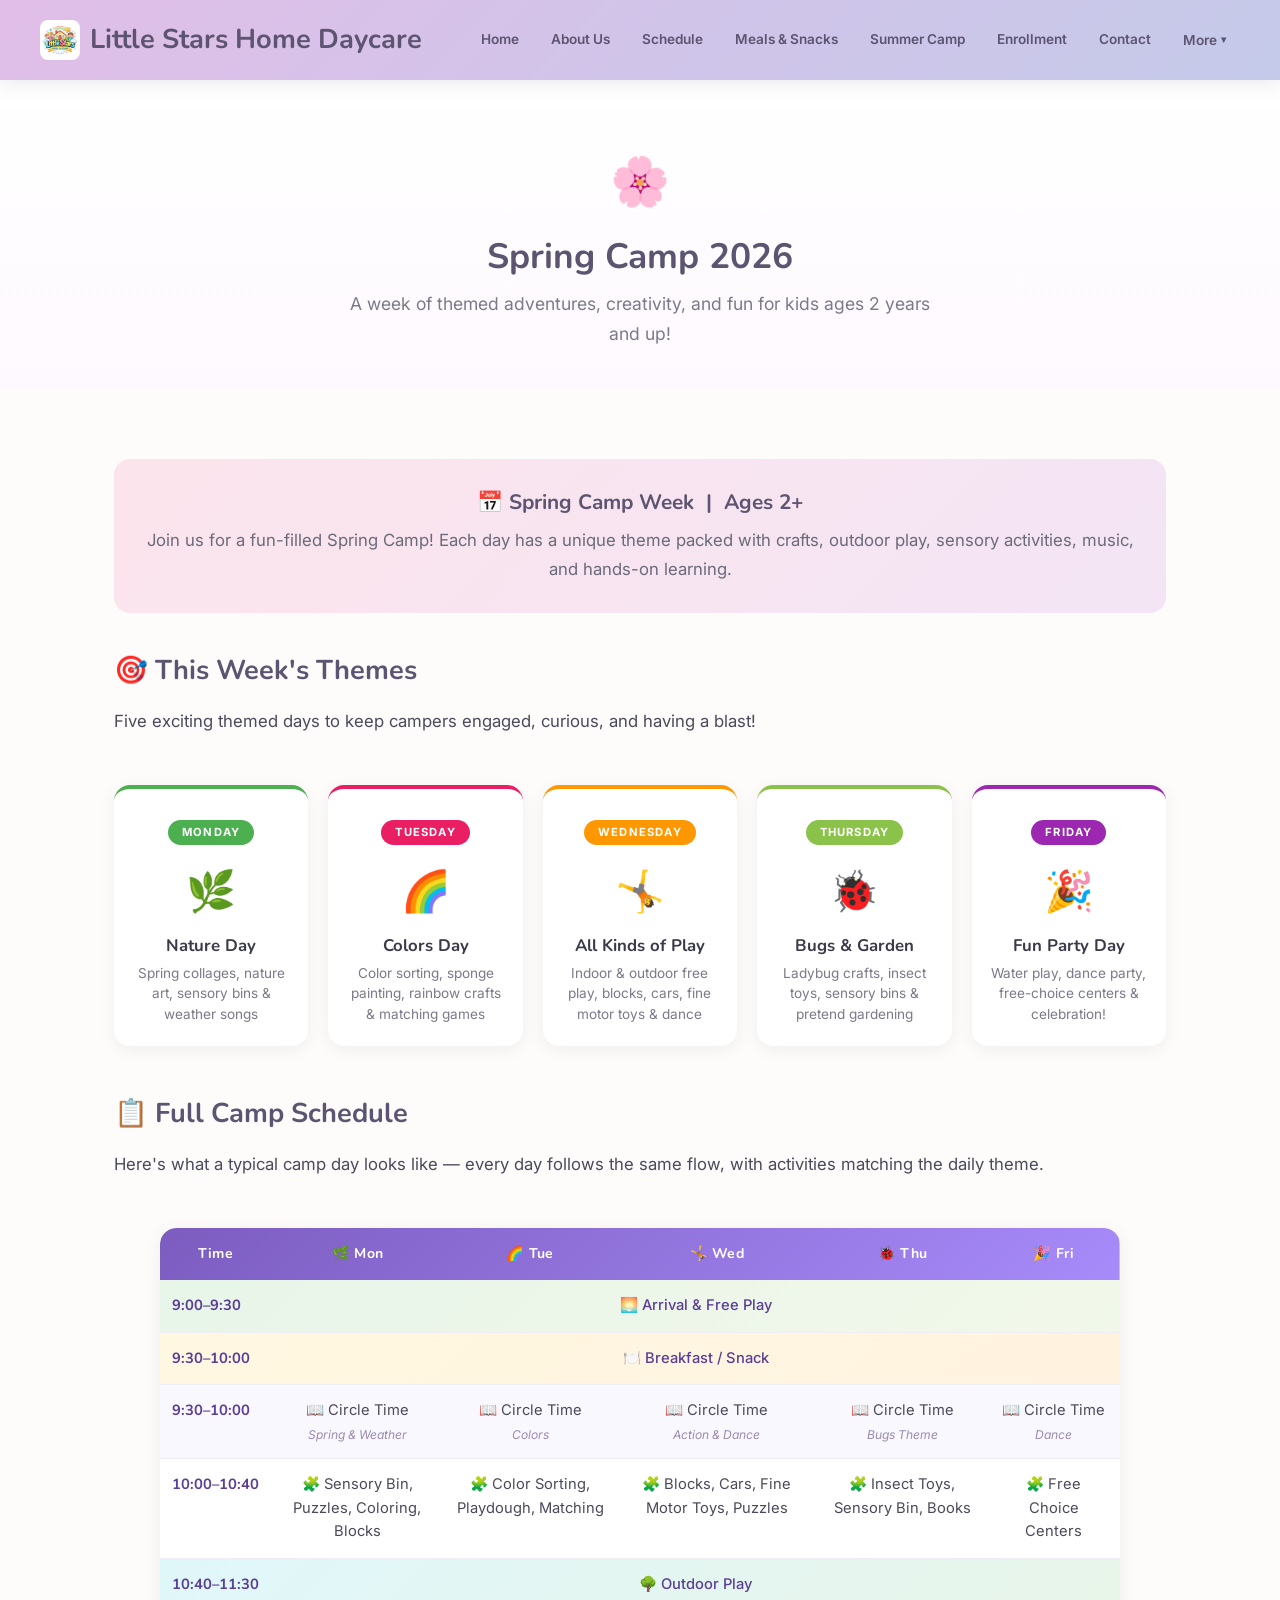
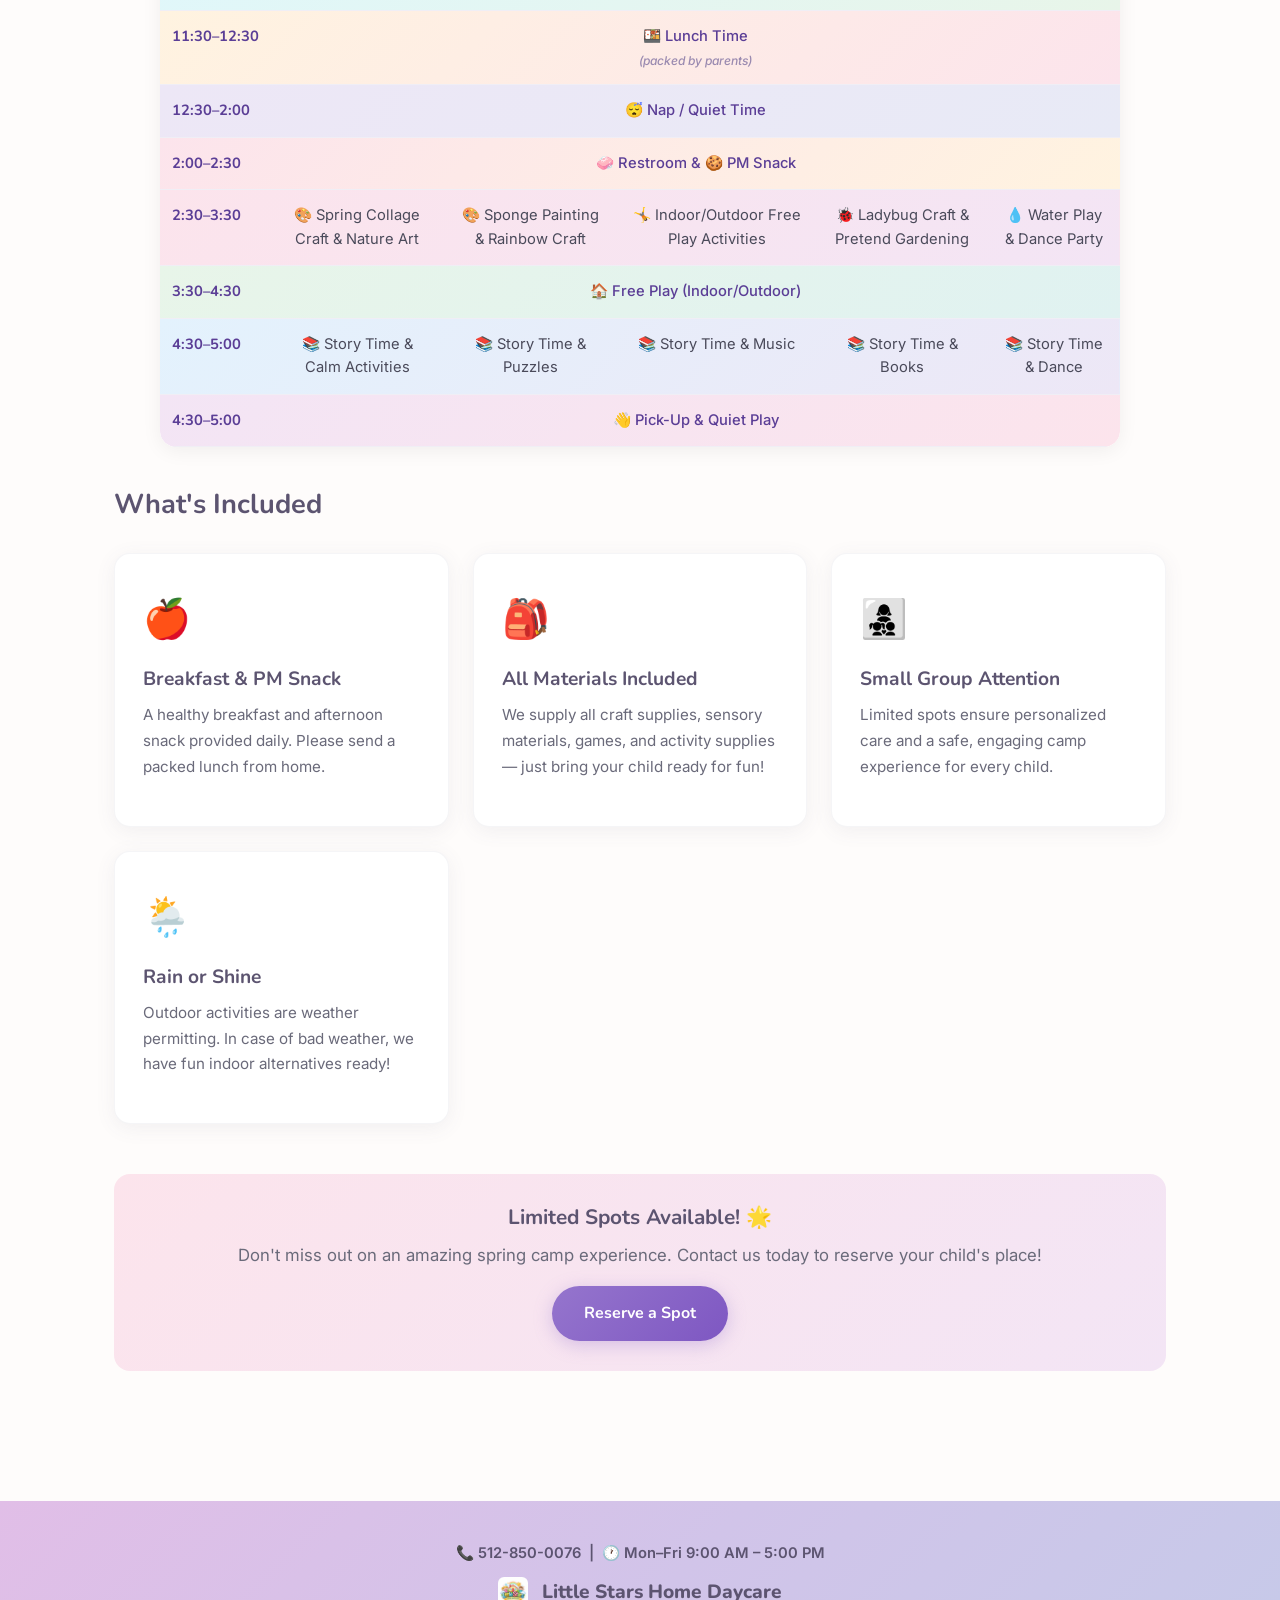
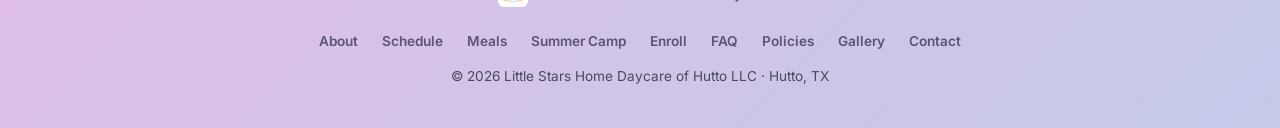
<file: springcamp.html>
<!DOCTYPE html>
<html lang="en">
<head>
  <meta charset="UTF-8">
  <meta name="viewport" content="width=device-width, initial-scale=1.0">
  <meta name="description" content="Spring Camp at Little Stars Home Daycare — fun-filled themed activities, crafts, and outdoor play for ages 2+ years.">
  <title>Spring Camp - Little Stars Home Daycare</title>
  <link rel="preconnect" href="https://fonts.googleapis.com">
  <link rel="preconnect" href="https://fonts.gstatic.com" crossorigin>
  <link href="https://fonts.googleapis.com/css2?family=Inter:wght@400;500;600&family=Nunito:wght@700;800&display=swap" rel="stylesheet">
  <link rel="icon" type="image/png" href="littlestarslogo.png">
  <link rel="stylesheet" href="styles.css">
</head>
<body>

<header>
  <div class="header-inner">
    <h1><a href="index.html"><img src="littlestarslogo.png" alt="Little Stars Logo" class="logo-img"> Little Stars Home Daycare</a></h1>
    <button class="menu-toggle" aria-label="Toggle menu">
      <span></span><span></span><span></span>
    </button>
    <nav>
      <a href="index.html">Home</a>
      <a href="about.html">About Us</a>
      <a href="schedule.html">Schedule</a>
      <a href="meals.html">Meals &amp; Snacks</a>
      <!-- <a href="springcamp.html" class="active">Spring Camp</a> -->
      <a href="summercamp.html">Summer Camp</a>
      <a href="enrollment.html">Enrollment</a>
      <a href="contact.html">Contact</a>
      <div class="nav-dropdown">
        <button class="dropdown-toggle">More <span class="dropdown-arrow">&#9662;</span></button>
        <div class="dropdown-menu"><div class="dropdown-menu-inner">
          <a href="gallery.html">Gallery</a>
          <a href="faq.html">FAQ</a>
          <a href="policies.html">Policies</a>
        </div></div>
      </div>
    </nav>
  </div>
</header>

<div class="page-banner">
  <span class="banner-icon">🌸</span>
  <h2>Spring Camp 2026</h2>
  <p>A week of themed adventures, creativity, and fun for kids ages 2 years and up!</p>
</div>

<div class="container">
  <div class="highlight-box">
    <h3>📅 Spring Camp Week &nbsp;|&nbsp; Ages 2+</h3>
    <p>Join us for a fun-filled Spring Camp! Each day has a unique theme packed with crafts, outdoor play, sensory activities, music, and hands-on learning.</p>
  </div>

  <!-- ===== Daily Themes ===== -->
  <div class="section" style="margin-top: 40px;">
    <h2>🎯 This Week's Themes</h2>
    <p>Five exciting themed days to keep campers engaged, curious, and having a blast!</p>
  </div>

  <div class="camp-themes">
    <div class="camp-theme-card animate-in" style="--accent: #4caf50;">
      <span class="theme-day">Monday</span>
      <span class="theme-icon">🌿</span>
      <h3>Nature Day</h3>
      <p>Spring collages, nature art, sensory bins &amp; weather songs</p>
    </div>
    <div class="camp-theme-card animate-in" style="--accent: #e91e63;">
      <span class="theme-day">Tuesday</span>
      <span class="theme-icon">🌈</span>
      <h3>Colors Day</h3>
      <p>Color sorting, sponge painting, rainbow crafts &amp; matching games</p>
    </div>
    <div class="camp-theme-card animate-in" style="--accent: #ff9800;">
      <span class="theme-day">Wednesday</span>
      <span class="theme-icon">🤸</span>
      <h3>All Kinds of Play</h3>
      <p>Indoor &amp; outdoor free play, blocks, cars, fine motor toys &amp; dance</p>
    </div>
    <div class="camp-theme-card animate-in" style="--accent: #8bc34a;">
      <span class="theme-day">Thursday</span>
      <span class="theme-icon">🐞</span>
      <h3>Bugs &amp; Garden</h3>
      <p>Ladybug crafts, insect toys, sensory bins &amp; pretend gardening</p>
    </div>
    <div class="camp-theme-card animate-in" style="--accent: #9c27b0;">
      <span class="theme-day">Friday</span>
      <span class="theme-icon">🎉</span>
      <h3>Fun Party Day</h3>
      <p>Water play, dance party, free-choice centers &amp; celebration!</p>
    </div>
  </div>

  <!-- ===== Full Camp Schedule Table ===== -->
  <div class="section" style="margin-top: 50px;">
    <h2>📋 Full Camp Schedule</h2>
    <p>Here's what a typical camp day looks like — every day follows the same flow, with activities matching the daily theme.</p>
  </div>

  <div class="menu-table-wrapper">
    <table class="menu-table camp-schedule-table">
      <thead>
        <tr>
          <th>Time</th>
          <th>🌿 Mon</th>
          <th>🌈 Tue</th>
          <th>🤸 Wed</th>
          <th>🐞 Thu</th>
          <th>🎉 Fri</th>
        </tr>
      </thead>
      <tbody>
        <tr class="row-arrival">
          <td class="meal-label">9:00–9:30</td>
          <td colspan="5">🌅 Arrival &amp; Free Play</td>
        </tr>
        <tr class="row-breakfast">
          <td class="meal-label">9:30–10:00</td>
          <td colspan="5">🍽️ Breakfast / Snack</td>
        </tr>
        <tr>
          <td class="meal-label">9:30–10:00</td>
          <td>📖 Circle Time<br><em>Spring &amp; Weather</em></td>
          <td>📖 Circle Time<br><em>Colors</em></td>
          <td>📖 Circle Time<br><em>Action &amp; Dance</em></td>
          <td>📖 Circle Time<br><em>Bugs Theme</em></td>
          <td>📖 Circle Time<br><em>Dance</em></td>
        </tr>
        <tr>
          <td class="meal-label">10:00–10:40</td>
          <td>🧩 Sensory Bin, Puzzles, Coloring, Blocks</td>
          <td>🧩 Color Sorting, Playdough, Matching</td>
          <td>🧩 Blocks, Cars, Fine Motor Toys, Puzzles</td>
          <td>🧩 Insect Toys, Sensory Bin, Books</td>
          <td>🧩 Free Choice Centers</td>
        </tr>
        <tr class="row-outdoor">
          <td class="meal-label">10:40–11:30</td>
          <td colspan="5">🌳 Outdoor Play</td>
        </tr>
        <tr class="row-lunch">
          <td class="meal-label">11:30–12:30</td>
          <td colspan="5">🍱 Lunch Time <em>(packed by parents)</em></td>
        </tr>
        <tr class="row-nap">
          <td class="meal-label">12:30–2:00</td>
          <td colspan="5">😴 Nap / Quiet Time</td>
        </tr>
        <tr class="row-snack">
          <td class="meal-label">2:00–2:30</td>
          <td colspan="5">🧼 Restroom &amp; 🍪 PM Snack</td>
        </tr>
        <tr class="row-craft">
          <td class="meal-label">2:30–3:30</td>
          <td>🎨 Spring Collage Craft &amp; Nature Art</td>
          <td>🎨 Sponge Painting &amp; Rainbow Craft</td>
          <td>🤸 Indoor/Outdoor Free Play Activities</td>
          <td>🐞 Ladybug Craft &amp; Pretend Gardening</td>
          <td>💧 Water Play &amp; Dance Party</td>
        </tr>
        <tr class="row-freeplay">
          <td class="meal-label">3:30–4:30</td>
          <td colspan="5">🏠 Free Play (Indoor/Outdoor)</td>
        </tr>
        <tr class="row-story">
          <td class="meal-label">4:30–5:00</td>
          <td>📚 Story Time &amp; Calm Activities</td>
          <td>📚 Story Time &amp; Puzzles</td>
          <td>📚 Story Time &amp; Music</td>
          <td>📚 Story Time &amp; Books</td>
          <td>📚 Story Time &amp; Dance</td>
        </tr>
        <tr class="row-pickup">
          <td class="meal-label">4:30–5:00</td>
          <td colspan="5">👋 Pick-Up &amp; Quiet Play</td>
        </tr>
      </tbody>
    </table>
  </div>

  <!-- ===== What's Included ===== -->
  <div class="section" style="margin-top: 40px;">
    <h2>What's Included</h2>
    <div class="card-grid">
      <div class="card animate-in">
        <span class="card-icon">🍎</span>
        <h3>Breakfast &amp; PM Snack</h3>
        <p>A healthy breakfast and afternoon snack provided daily. Please send a packed lunch from home.</p>
      </div>
      <div class="card animate-in">
        <span class="card-icon">🎒</span>
        <h3>All Materials Included</h3>
        <p>We supply all craft supplies, sensory materials, games, and activity supplies — just bring your child ready for fun!</p>
      </div>
      <div class="card animate-in">
        <span class="card-icon">👩‍👧‍👦</span>
        <h3>Small Group Attention</h3>
        <p>Limited spots ensure personalized care and a safe, engaging camp experience for every child.</p>
      </div>
      <div class="card animate-in">
        <span class="card-icon">🌦️</span>
        <h3>Rain or Shine</h3>
        <p>Outdoor activities are weather permitting. In case of bad weather, we have fun indoor alternatives ready!</p>
      </div>
    </div>
  </div>

  <div class="highlight-box" style="margin-top: 40px;">
    <h3>Limited Spots Available! 🌟</h3>
    <p>Don't miss out on an amazing spring camp experience. Contact us today to reserve your child's place!</p>
    <a href="contact.html" class="btn btn-primary" style="margin-top: 16px;">Reserve a Spot</a>
  </div>
</div>

<footer>
  <div class="footer-inner">
    <div class="footer-info">📞 512-850-0076 &nbsp;|&nbsp; 🕐 Mon–Fri 9:00 AM – 5:00 PM</div>
    <div class="footer-brand"><img src="littlestarslogo.png" alt="Little Stars Logo" class="logo-img">Little Stars Home Daycare</div>
    <div class="footer-links">
      <a href="about.html">About</a>
      <a href="schedule.html">Schedule</a>
      <a href="meals.html">Meals</a>
      <!-- <a href="springcamp.html">Spring Camp</a> -->
      <a href="summercamp.html">Summer Camp</a>
      <a href="enrollment.html">Enroll</a>
      <a href="faq.html">FAQ</a>
      <a href="policies.html">Policies</a>
      <a href="gallery.html">Gallery</a>
      <a href="contact.html">Contact</a>
    </div>
    <div class="footer-copy">&copy; 2026 Little Stars Home Daycare of Hutto LLC &middot; Hutto, TX</div>
  </div>
</footer>

<button class="back-to-top" aria-label="Back to top">↑</button>
<script src="script.js"></script>
</body>
</html>
</file>
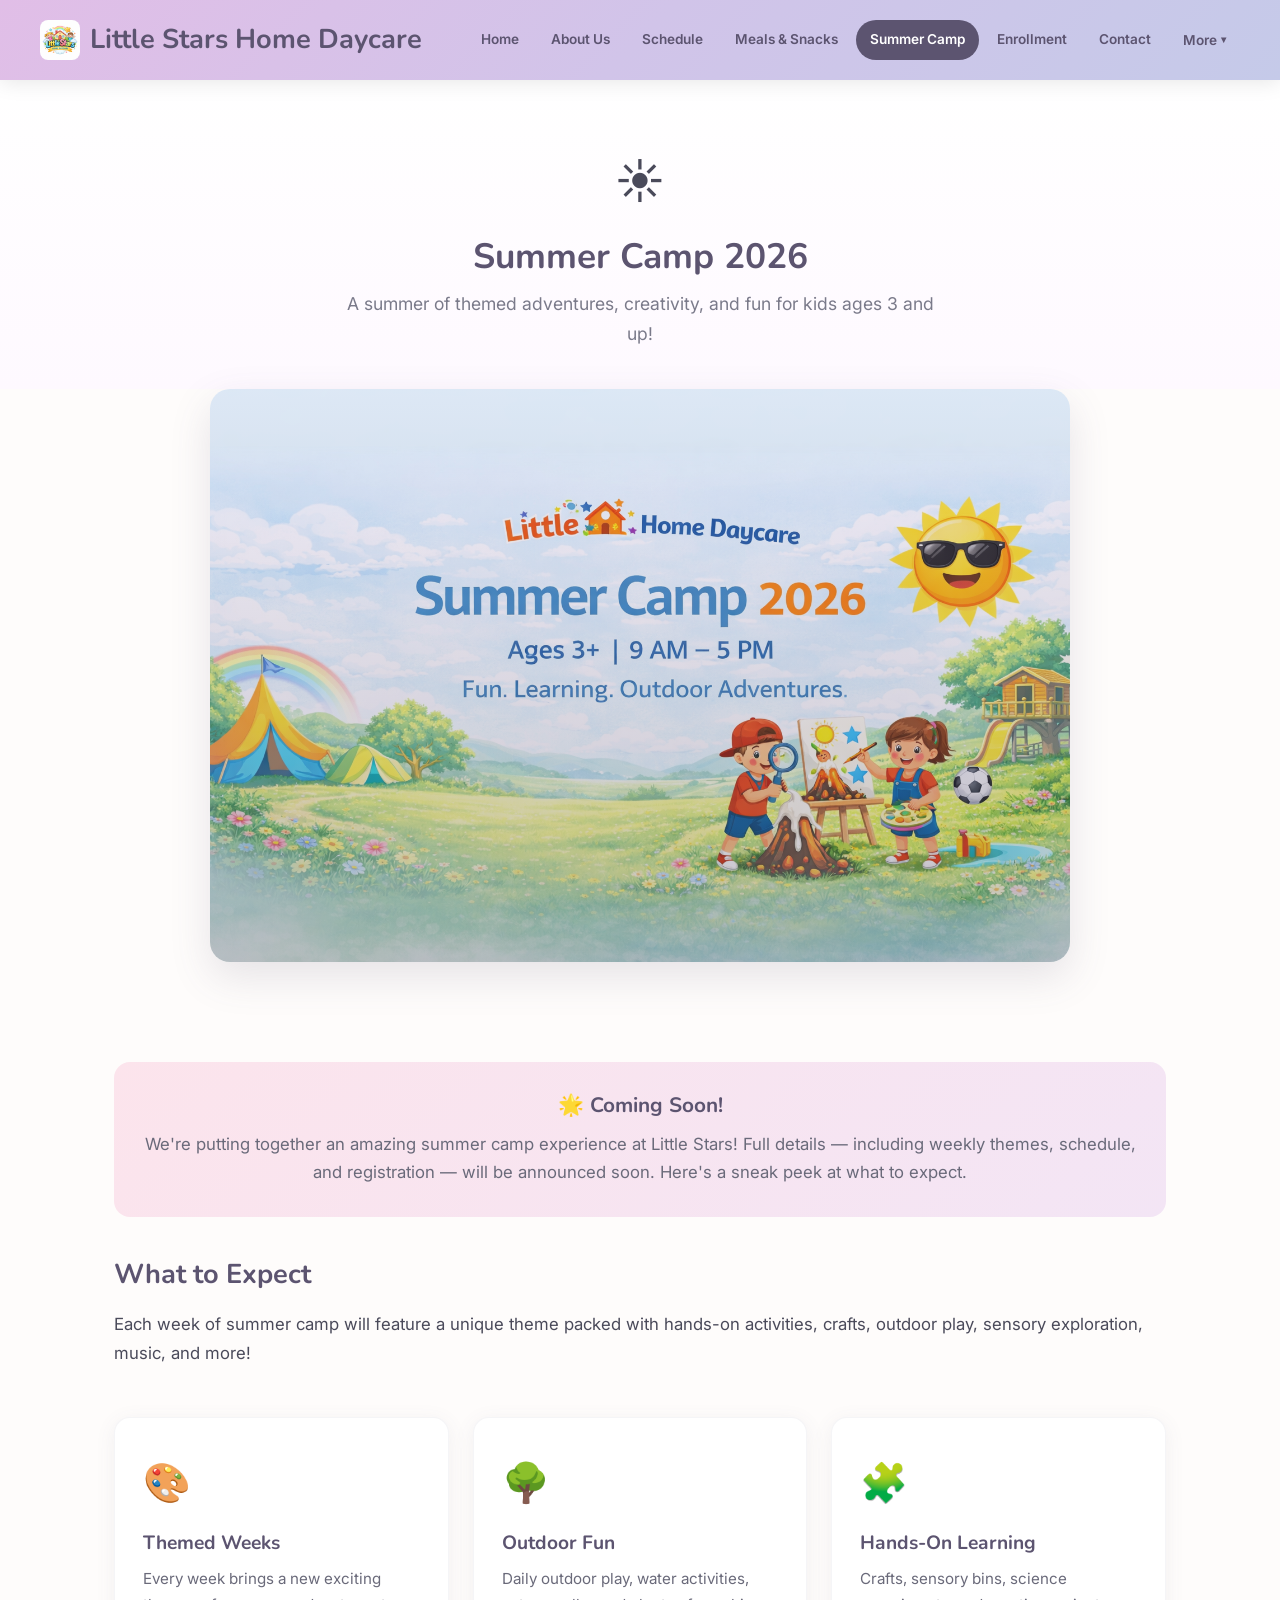
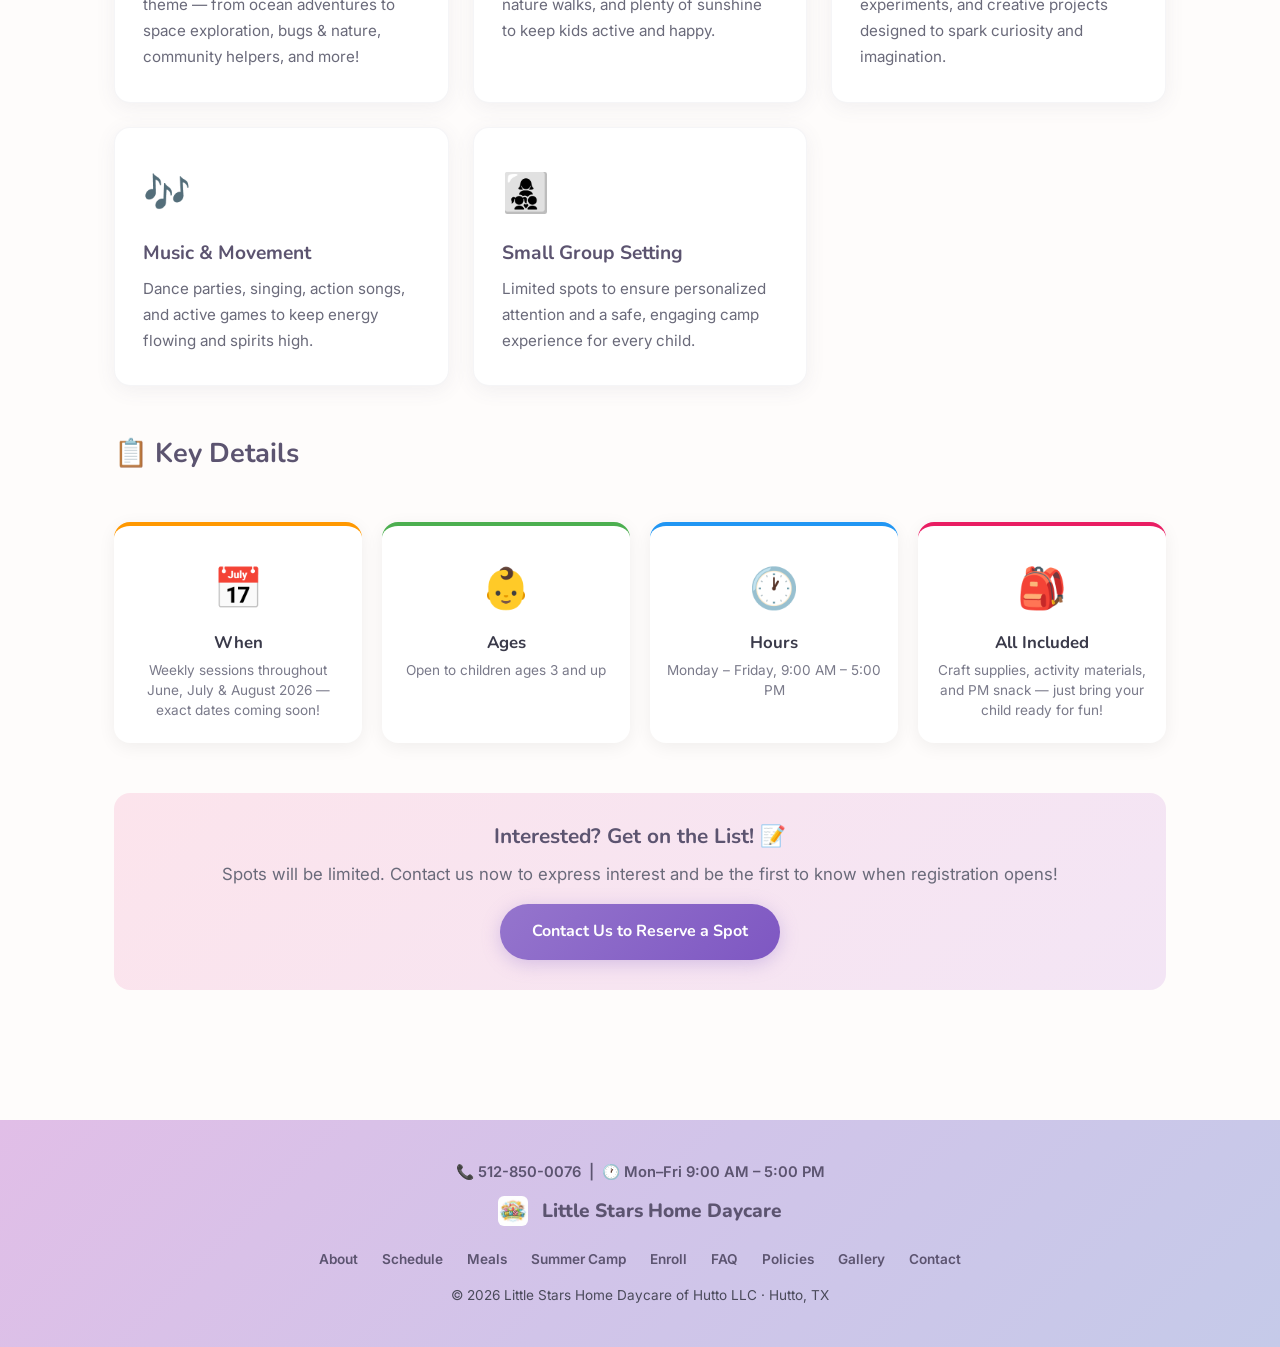
<file: summercamp.html>
<!DOCTYPE html>
<html lang="en">
<head>
  <meta charset="UTF-8">
  <meta name="viewport" content="width=device-width, initial-scale=1.0">
  <meta name="description" content="Summer Camp 2026 at Little Stars Home Daycare — fun-filled themed weeks with crafts, outdoor play, and hands-on activities for ages 3+.">
  <title>Summer Camp - Little Stars Home Daycare</title>
  <link rel="preconnect" href="https://fonts.googleapis.com">
  <link rel="preconnect" href="https://fonts.gstatic.com" crossorigin>
  <link href="https://fonts.googleapis.com/css2?family=Inter:wght@400;500;600&family=Nunito:wght@700;800&display=swap" rel="stylesheet">
  <link rel="icon" type="image/png" href="littlestarslogo.png">
  <link rel="stylesheet" href="styles.css">
</head>
<body>

<header>
  <div class="header-inner">
    <h1><a href="index.html"><img src="littlestarslogo.png" alt="Little Stars Logo" class="logo-img"> Little Stars Home Daycare</a></h1>
    <button class="menu-toggle" aria-label="Toggle menu">
      <span></span><span></span><span></span>
    </button>
    <nav>
      <a href="index.html">Home</a>
      <a href="about.html">About Us</a>
      <a href="schedule.html">Schedule</a>
      <a href="meals.html">Meals &amp; Snacks</a>
      <!-- <a href="springcamp.html">Spring Camp</a> -->
      <a href="summercamp.html" class="active">Summer Camp</a>
      <a href="enrollment.html">Enrollment</a>
      <a href="contact.html">Contact</a>
      <div class="nav-dropdown">
        <button class="dropdown-toggle">More <span class="dropdown-arrow">&#9662;</span></button>
        <div class="dropdown-menu"><div class="dropdown-menu-inner">
          <a href="gallery.html">Gallery</a>
          <a href="faq.html">FAQ</a>
          <a href="policies.html">Policies</a>
        </div></div>
      </div>
    </nav>
  </div>
</header>

<div class="page-banner">
  <span class="banner-icon">☀️</span>
  <h2>Summer Camp 2026</h2>
  <p>A summer of themed adventures, creativity, and fun for kids ages 3 and up!</p>
</div>

<div class="camp-hero-image">
  <img src="images/summer_camp.png" alt="Kids enjoying summer camp activities at Little Stars">
</div>

<div class="container">
  <div class="highlight-box">
    <h3>🌟 Coming Soon!</h3>
    <p>We're putting together an amazing summer camp experience at Little Stars! Full details — including weekly themes, schedule, and registration — will be announced soon. Here's a sneak peek at what to expect.</p>
  </div>

  <!-- ===== What to Expect ===== -->
  <div class="section" style="margin-top: 40px;">
    <h2>What to Expect</h2>
    <p>Each week of summer camp will feature a unique theme packed with hands-on activities, crafts, outdoor play, sensory exploration, music, and more!</p>
  </div>

  <div class="card-grid">
    <div class="card animate-in">
      <span class="card-icon">🎨</span>
      <h3>Themed Weeks</h3>
      <p>Every week brings a new exciting theme — from ocean adventures to space exploration, bugs &amp; nature, community helpers, and more!</p>
    </div>
    <div class="card animate-in">
      <span class="card-icon">🌳</span>
      <h3>Outdoor Fun</h3>
      <p>Daily outdoor play, water activities, nature walks, and plenty of sunshine to keep kids active and happy.</p>
    </div>
    <div class="card animate-in">
      <span class="card-icon">🧩</span>
      <h3>Hands-On Learning</h3>
      <p>Crafts, sensory bins, science experiments, and creative projects designed to spark curiosity and imagination.</p>
    </div>
    <div class="card animate-in">
      <span class="card-icon">🎶</span>
      <h3>Music &amp; Movement</h3>
      <p>Dance parties, singing, action songs, and active games to keep energy flowing and spirits high.</p>
    </div>
    <div class="card animate-in">
      <span class="card-icon">👩‍👧‍👦</span>
      <h3>Small Group Setting</h3>
      <p>Limited spots to ensure personalized attention and a safe, engaging camp experience for every child.</p>
    </div>
  </div>

  <!-- ===== Key Details ===== -->
  <div class="section" style="margin-top: 50px;">
    <h2>📋 Key Details</h2>
  </div>

  <div class="camp-themes">
    <div class="camp-theme-card animate-in" style="--accent: #ff9800;">
      <span class="theme-icon">📅</span>
      <h3>When</h3>
      <p>Weekly sessions throughout June, July &amp; August 2026 — exact dates coming soon!</p>
    </div>
    <div class="camp-theme-card animate-in" style="--accent: #4caf50;">
      <span class="theme-icon">👶</span>
      <h3>Ages</h3>
      <p>Open to children ages 3 and up</p>
    </div>
    <div class="camp-theme-card animate-in" style="--accent: #2196f3;">
      <span class="theme-icon">🕐</span>
      <h3>Hours</h3>
      <p>Monday – Friday, 9:00 AM – 5:00 PM</p>
    </div>
    <div class="camp-theme-card animate-in" style="--accent: #e91e63;">
      <span class="theme-icon">🎒</span>
      <h3>All Included</h3>
      <p>Craft supplies, activity materials, and PM snack — just bring your child ready for fun!</p>
    </div>
  </div>

  <!-- ===== Stay Updated CTA ===== -->
  <div class="highlight-box" style="margin-top: 50px;">
    <h3>Interested? Get on the List! 📝</h3>
    <p>Spots will be limited. Contact us now to express interest and be the first to know when registration opens!</p>
    <a href="contact.html" class="btn btn-primary" style="margin-top: 16px;">Contact Us to Reserve a Spot</a>
  </div>
</div>

<footer>
  <div class="footer-inner">
    <div class="footer-info">📞 512-850-0076 &nbsp;|&nbsp; 🕐 Mon–Fri 9:00 AM – 5:00 PM</div>
    <div class="footer-brand"><img src="littlestarslogo.png" alt="Little Stars Logo" class="logo-img">Little Stars Home Daycare</div>
    <div class="footer-links">
      <a href="about.html">About</a>
      <a href="schedule.html">Schedule</a>
      <a href="meals.html">Meals</a>
      <!-- <a href="springcamp.html">Spring Camp</a> -->
      <a href="summercamp.html">Summer Camp</a>
      <a href="enrollment.html">Enroll</a>
      <a href="faq.html">FAQ</a>
      <a href="policies.html">Policies</a>
      <a href="gallery.html">Gallery</a>
      <a href="contact.html">Contact</a>
    </div>
    <div class="footer-copy">&copy; 2026 Little Stars Home Daycare of Hutto LLC &middot; Hutto, TX</div>
  </div>
</footer>

<button class="back-to-top" aria-label="Back to top">↑</button>
<script src="script.js"></script>
</body>
</html>
</file>
<file: styles.css>
/* ===== Google Fonts imported in HTML ===== */

/* ===== Reset & Base ===== */
*, *::before, *::after {
  margin: 0;
  padding: 0;
  box-sizing: border-box;
}

html {
  scroll-behavior: smooth;
}

body {
  font-family: 'Inter', 'Segoe UI', sans-serif;
  background-color: #fefcfb;
  color: #4a4a5a;
  line-height: 1.7;
  overflow-x: hidden;
}

h1, h2, h3, h4 {
  font-family: 'Nunito', 'Segoe UI', sans-serif;
  color: #5c5470;
  line-height: 1.3;
}

:root {
  --text-light: #7a7a8a;
}

img {
  max-width: 100%;
  display: block;
}

a {
  color: inherit;
  text-decoration: none;
}

/* ===== Header & Navigation ===== */
header {
  background: linear-gradient(135deg, #e1bee7 0%, #d1c4e9 50%, #c5cae9 100%);
  padding: 20px 30px;
  position: sticky;
  top: 0;
  z-index: 1000;
  box-shadow: 0 2px 20px rgba(0,0,0,0.1);
}

/* ===== Announcement Banner ===== */
.announcement-banner {
  background: linear-gradient(135deg, #7c5cbf 0%, #9575cd 50%, #b39ddb 100%);
  color: #fff;
  text-align: center;
  padding: 10px 20px;
  font-size: 0.92rem;
  font-weight: 500;
  letter-spacing: 0.3px;
  animation: bannerPulse 3s ease-in-out infinite;
  white-space: normal;
  word-wrap: break-word;
}

.announcement-banner a {
  color: #fff;
  font-weight: 700;
  text-decoration: underline;
  text-underline-offset: 3px;
  transition: opacity 0.3s;
}

.announcement-banner a:hover {
  opacity: 0.85;
}

@keyframes bannerPulse {
  0%, 100% { background-position: 0% 50%; }
  50% { background-position: 100% 50%; }
}

.header-inner {
  max-width: 1200px;
  margin: 0 auto;
  display: flex;
  align-items: center;
  justify-content: space-between;
  gap: 12px;
  position: relative;
}

header h1 {
  font-size: 1.7rem;
  color: #5c5470;
  white-space: nowrap;
  min-width: 0;
}

header h1 a {
  display: flex;
  align-items: center;
  gap: 10px;
  text-decoration: none;
  color: inherit;
  white-space: nowrap;
}

header h1 .logo-img {
  height: 40px;
  width: auto;
  border-radius: 8px;
}

.footer-brand .logo-img {
  height: 30px;
  width: auto;
  vertical-align: middle;
  border-radius: 6px;
  margin-right: 6px;
}

header h1 .logo-icon {
  font-size: 1.8rem;
}

nav {
  display: flex;
  align-items: center;
  gap: 4px;
  flex-wrap: wrap;
}

nav a {
  padding: 8px 14px;
  border-radius: 25px;
  font-weight: 600;
  font-size: 0.85rem;
  color: #5c5470;
  transition: all 0.3s ease;
  position: relative;
}

nav a:hover {
  background: rgba(92, 84, 112, 0.1);
  color: #3d3555;
}

nav a.active {
  background: #5c5470;
  color: #fff;
}

/* Nav Dropdown (More menu) */
.nav-dropdown {
  position: relative;
}

.nav-dropdown > .dropdown-toggle {
  padding: 8px 14px;
  border-radius: 25px;
  font-weight: 600;
  font-size: 0.85rem;
  color: #5c5470;
  cursor: pointer;
  transition: all 0.3s ease;
  background: transparent;
  border: none;
  font-family: 'Inter', 'Segoe UI', sans-serif;
  display: flex;
  align-items: center;
  gap: 4px;
}

.nav-dropdown > .dropdown-toggle:hover {
  background: rgba(92, 84, 112, 0.1);
  color: #3d3555;
}

.nav-dropdown > .dropdown-toggle.has-active {
  background: #5c5470;
  color: #fff;
}

.dropdown-arrow {
  font-size: 0.65rem;
  transition: transform 0.3s ease;
}

.nav-dropdown:hover .dropdown-arrow {
  transform: rotate(180deg);
}

.dropdown-menu {
  display: none;
  position: absolute;
  top: 100%;
  right: 0;
  padding-top: 6px;
  background: transparent;
  min-width: 170px;
  z-index: 1002;
}

.dropdown-menu-inner {
  background: #fff;
  border-radius: 14px;
  box-shadow: 0 10px 35px rgba(92, 84, 112, 0.18);
  border: 1px solid rgba(92, 84, 112, 0.08);
  padding: 8px;
}

.nav-dropdown:hover .dropdown-menu {
  display: block;
}

.dropdown-menu a {
  display: block;
  padding: 10px 16px;
  border-radius: 10px;
  font-weight: 600;
  font-size: 0.88rem;
  color: #5c5470;
  transition: all 0.2s ease;
  white-space: nowrap;
}

.dropdown-menu a:hover {
  background: rgba(92, 84, 112, 0.08);
}

.dropdown-menu a.active {
  background: #5c5470;
  color: #fff;
}

/* Hamburger Menu */
.menu-toggle {
  display: none;
  flex-direction: column;
  gap: 5px;
  cursor: pointer;
  padding: 8px;
  border: none;
  background: transparent;
  z-index: 1001;
}

.menu-toggle span {
  display: block;
  width: 26px;
  height: 3px;
  background: #5c5470;
  border-radius: 3px;
  transition: all 0.3s ease;
}

/* ===== Hero Section ===== */
.hero {
  text-align: center;
  padding: 80px 20px 60px;
  background: linear-gradient(180deg, #ffffff 0%, #fef9ff 100%);
  position: relative;
}

.hero::after {
  content: '';
  position: absolute;
  bottom: 0;
  left: 0;
  right: 0;
  height: 80px;
  background: linear-gradient(180deg, transparent, #fefcfb);
}

.hero img {
  width: 100%;
  max-width: 900px;
  max-height: 450px;
  object-fit: cover;
  border-radius: 20px;
  margin: 0 auto 30px;
  box-shadow: 0 15px 40px rgba(92, 84, 112, 0.15);
}

.hero h2 {
  font-size: 2.4rem;
  margin-bottom: 12px;
  background: linear-gradient(135deg, #5c5470, #9575cd);
  -webkit-background-clip: text;
  -webkit-text-fill-color: transparent;
  background-clip: text;
}

.hero p {
  font-size: 1.2rem;
  color: #7a7a8a;
  max-width: 600px;
  margin: 0 auto;
}

/* ===== Page Banner (for inner pages) ===== */
.page-banner {
  text-align: center;
  padding: 60px 20px 40px;
  background: linear-gradient(180deg, #ffffff 0%, #fef9ff 100%);
}

.page-banner h2 {
  font-size: 2.2rem;
  margin-bottom: 10px;
}

.page-banner p {
  font-size: 1.1rem;
  color: #7a7a8a;
  max-width: 600px;
  margin: 0 auto;
}

.page-banner .banner-icon {
  font-size: 3rem;
  margin-bottom: 12px;
  display: block;
}

/* ===== Container ===== */
.container {
  max-width: 1100px;
  margin: 0 auto;
  padding: 50px 24px;
}

/* ===== Section ===== */
.section {
  margin-bottom: 50px;
}

.section h2 {
  color: #5c5470;
  margin-bottom: 18px;
  font-size: 1.7rem;
}

.section p {
  margin-bottom: 14px;
  font-size: 1.05rem;
}

/* ===== Card Grid ===== */
.card-grid {
  display: grid;
  grid-template-columns: repeat(auto-fit, minmax(280px, 1fr));
  gap: 24px;
  margin-top: 30px;
}

.card {
  background: #fff;
  border-radius: 16px;
  padding: 32px 28px;
  box-shadow: 0 4px 20px rgba(92, 84, 112, 0.08);
  border: 1px solid rgba(92, 84, 112, 0.06);
  transition: transform 0.3s ease, box-shadow 0.3s ease;
}

.card:hover {
  transform: translateY(-4px);
  box-shadow: 0 12px 35px rgba(92, 84, 112, 0.14);
}

.card .card-icon {
  font-size: 2.4rem;
  margin-bottom: 16px;
  display: block;
}

.card h3 {
  font-size: 1.2rem;
  margin-bottom: 10px;
  color: #5c5470;
}

.card p {
  font-size: 0.95rem;
  color: #6a6a7a;
}

/* ===== Timeline (Schedule) ===== */
.timeline {
  position: relative;
  padding-left: 40px;
  margin-top: 30px;
}

.timeline::before {
  content: '';
  position: absolute;
  left: 14px;
  top: 0;
  bottom: 0;
  width: 3px;
  background: linear-gradient(180deg, #ce93d8, #9575cd, #7986cb);
  border-radius: 3px;
}

.timeline-item {
  position: relative;
  margin-bottom: 28px;
  padding: 20px 24px;
  background: #fff;
  border-radius: 14px;
  box-shadow: 0 3px 15px rgba(92, 84, 112, 0.07);
  border: 1px solid rgba(92, 84, 112, 0.05);
  transition: transform 0.2s ease;
}

.timeline-item:hover {
  transform: translateX(4px);
}

.timeline-item::before {
  content: '';
  position: absolute;
  left: -33px;
  top: 24px;
  width: 14px;
  height: 14px;
  background: #9575cd;
  border-radius: 50%;
  border: 3px solid #fff;
  box-shadow: 0 0 0 2px #ce93d8;
}

.timeline-item .time {
  font-weight: 700;
  color: #9575cd;
  font-size: 0.95rem;
  margin-bottom: 4px;
}

.timeline-item .activity {
  color: #4a4a5a;
  font-size: 1.05rem;
}

/* ===== Meal Cards ===== */
.meal-grid {
  display: grid;
  grid-template-columns: repeat(auto-fit, minmax(240px, 1fr));
  gap: 20px;
  margin-top: 30px;
}

.meal-card {
  background: #fff;
  border-radius: 14px;
  padding: 24px;
  text-align: center;
  box-shadow: 0 3px 15px rgba(92, 84, 112, 0.07);
  border: 1px solid rgba(92, 84, 112, 0.05);
  transition: transform 0.3s ease;
}

.meal-card:hover {
  transform: translateY(-3px);
}

.meal-card .meal-icon {
  font-size: 2.5rem;
  margin-bottom: 12px;
  display: block;
}

.meal-card h3 {
  font-size: 1.1rem;
  color: #5c5470;
  margin-bottom: 8px;
}

.meal-card p {
  font-size: 0.92rem;
  color: #7a7a8a;
}

/* ===== Weekly Menu Table ===== */
.menu-table-wrapper {
  overflow-x: auto;
  margin: 0 auto 40px;
  max-width: 960px;
  border-radius: 16px;
  box-shadow: 0 4px 20px rgba(0, 0, 0, 0.06);
}

.menu-table {
  width: 100%;
  border-collapse: collapse;
  font-size: 0.92rem;
  background: #fff;
  border-radius: 16px;
  overflow: hidden;
}

.menu-table thead tr {
  background: linear-gradient(135deg, #7c5cbf 0%, #a78bfa 100%);
  color: #fff;
}

.menu-table th {
  padding: 14px 12px;
  font-weight: 700;
  font-family: 'Nunito', sans-serif;
  font-size: 0.88rem;
  text-align: center;
  letter-spacing: 0.3px;
  white-space: nowrap;
  position: sticky;
  top: 0;
}

.menu-table td {
  padding: 14px 12px;
  text-align: center;
  vertical-align: top;
  border-bottom: 1px solid #f0eef5;
  line-height: 1.6;
  color: #4a4a5a;
}

.menu-table tbody tr:hover {
  background-color: #faf8ff;
}

.menu-table .meal-label {
  font-weight: 700;
  font-family: 'Nunito', sans-serif;
  color: #5b3e96;
  white-space: nowrap;
  text-align: left;
  min-width: 110px;
}

.menu-table .lunch-row {
  background: #fef9f0;
}

.menu-table .lunch-row td[colspan] {
  font-style: italic;
  color: #9a8a6a;
  font-weight: 500;
}

@media (max-width: 768px) {
  .menu-table {
    font-size: 0.82rem;
    min-width: 580px;
  }
  .menu-table th,
  .menu-table td {
    padding: 10px 8px;
  }
  .menu-table th {
    font-size: 0.78rem;
  }
  .menu-table .meal-label {
    min-width: 80px;
  }
}

/* ===== CTA Button ===== */
.btn {
  display: inline-block;
  padding: 14px 32px;
  border-radius: 30px;
  font-weight: 700;
  font-size: 1rem;
  text-align: center;
  transition: all 0.3s ease;
  cursor: pointer;
  border: none;
  font-family: 'Nunito', 'Segoe UI', sans-serif;
}

.btn-primary {
  background: linear-gradient(135deg, #9575cd, #7e57c2);
  color: #fff;
  box-shadow: 0 4px 18px rgba(149, 117, 205, 0.35);
}

.btn-primary:hover {
  background: linear-gradient(135deg, #7e57c2, #673ab7);
  box-shadow: 0 6px 25px rgba(149, 117, 205, 0.45);
  transform: translateY(-2px);
}

.btn-secondary {
  background: #fff;
  color: #5c5470;
  border: 2px solid #5c5470;
}

.btn-secondary:hover {
  background: #5c5470;
  color: #fff;
}

/* ===== Contact Form ===== */
.contact-form {
  max-width: 520px;
  margin: 24px auto 0;
}

.form-row {
  display: grid;
  grid-template-columns: 1fr 1fr;
  gap: 0 16px;
}

.form-group {
  margin-bottom: 14px;
}

.form-group label {
  display: block;
  font-weight: 600;
  margin-bottom: 4px;
  color: #5c5470;
  font-size: 0.85rem;
}

.form-group input,
.form-group textarea,
.form-group select {
  width: 100%;
  padding: 10px 14px;
  border: 2px solid #e8e0f0;
  border-radius: 10px;
  font-size: 0.9rem;
  font-family: 'Inter', 'Segoe UI', sans-serif;
  color: #4a4a5a;
  transition: border-color 0.3s ease, box-shadow 0.3s ease;
  background: #fff;
}

.form-group input:focus,
.form-group textarea:focus,
.form-group select:focus {
  outline: none;
  border-color: #9575cd;
  box-shadow: 0 0 0 3px rgba(149, 117, 205, 0.15);
}

.form-group textarea {
  resize: vertical;
  min-height: 100px;
}

@media (max-width: 768px) {
  .form-row {
    grid-template-columns: 1fr;
  }
}

/* ===== Contact Info Cards ===== */
.contact-info-grid {
  display: grid;
  grid-template-columns: repeat(auto-fit, minmax(200px, 1fr));
  gap: 20px;
  margin-bottom: 40px;
}

.contact-info-card {
  text-align: center;
  padding: 28px 20px;
  background: #fff;
  border-radius: 14px;
  box-shadow: 0 3px 15px rgba(92, 84, 112, 0.07);
  border: 1px solid rgba(92, 84, 112, 0.05);
}

.contact-info-card .info-icon {
  font-size: 2rem;
  margin-bottom: 10px;
  display: block;
}

.contact-info-card h3 {
  font-size: 1rem;
  color: #5c5470;
  margin-bottom: 4px;
}

.contact-info-card p {
  color: #7a7a8a;
  font-size: 0.95rem;
}

.contact-info-card a {
  color: #9575cd;
  font-weight: 600;
}

.contact-info-card a:hover {
  text-decoration: underline;
}

.contact-info-card a {
  word-break: break-all;
}

/* ===== Spring Break Feature ===== */
.camp-highlights {
  display: grid;
  grid-template-columns: repeat(auto-fit, minmax(200px, 1fr));
  gap: 18px;
  margin: 30px 0;
}

.camp-highlight {
  text-align: center;
  padding: 24px 16px;
  background: linear-gradient(135deg, #fce4ec, #f3e5f5);
  border-radius: 14px;
  transition: transform 0.3s ease;
}

.camp-highlight:hover {
  transform: scale(1.03);
}

.camp-highlight .highlight-icon {
  font-size: 2.2rem;
  margin-bottom: 10px;
  display: block;
}

.camp-highlight h3 {
  font-size: 1rem;
  color: #5c5470;
}

/* ===== Camp Theme Cards ===== */
.camp-themes {
  display: grid;
  grid-template-columns: repeat(auto-fit, minmax(170px, 1fr));
  gap: 20px;
  margin: 30px 0;
}

.camp-theme-card {
  position: relative;
  text-align: center;
  padding: 28px 16px 22px;
  background: #fff;
  border-radius: 16px;
  box-shadow: 0 4px 18px rgba(0, 0, 0, 0.06);
  border-top: 4px solid var(--accent, #7c5cbf);
  transition: transform 0.3s ease, box-shadow 0.3s ease;
  overflow: hidden;
}

.camp-theme-card:hover {
  transform: translateY(-5px);
  box-shadow: 0 8px 28px rgba(0, 0, 0, 0.1);
}

.camp-theme-card .theme-day {
  display: inline-block;
  font-size: 0.7rem;
  font-weight: 700;
  text-transform: uppercase;
  letter-spacing: 1.2px;
  color: #fff;
  background: var(--accent, #7c5cbf);
  padding: 3px 14px;
  border-radius: 20px;
  margin-bottom: 12px;
}

.camp-theme-card .theme-icon {
  display: block;
  font-size: 2.5rem;
  margin-bottom: 10px;
}

.camp-theme-card h3 {
  font-family: 'Nunito', sans-serif;
  font-size: 1.05rem;
  color: #3a3a4a;
  margin-bottom: 6px;
}

.camp-theme-card p {
  font-size: 0.85rem;
  color: #7a7a8a;
  line-height: 1.5;
}

/* Camp schedule table extras */
.camp-schedule-table td[colspan] {
  font-weight: 500;
  color: #5b3e96;
}

.camp-schedule-table td em {
  display: block;
  font-size: 0.82em;
  color: #9a8ab0;
  margin-top: 2px;
}

/* Alternating row colors for camp table */
.camp-schedule-table tbody tr:nth-child(odd) {
  background-color: #faf8ff;
}

.camp-schedule-table tbody tr:nth-child(even) {
  background-color: #fff;
}

/* Special row highlights */
.camp-schedule-table tbody tr.row-arrival {
  background: linear-gradient(135deg, #e8f5e9, #f1f8e9);
}

.camp-schedule-table tbody tr.row-breakfast {
  background: linear-gradient(135deg, #fff8e1, #fff3e0);
}

.camp-schedule-table tbody tr.row-outdoor {
  background: linear-gradient(135deg, #e0f7fa, #e8f5e9);
}

.camp-schedule-table tbody tr.row-lunch {
  background: linear-gradient(135deg, #fff3e0, #fce4ec);
}

.camp-schedule-table tbody tr.row-nap {
  background: linear-gradient(135deg, #ede7f6, #e8eaf6);
}

.camp-schedule-table tbody tr.row-snack {
  background: linear-gradient(135deg, #fce4ec, #fff3e0);
}

.camp-schedule-table tbody tr.row-craft {
  background: linear-gradient(135deg, #fce4ec, #f3e5f5);
}

.camp-schedule-table tbody tr.row-freeplay {
  background: linear-gradient(135deg, #e8f5e9, #e0f2f1);
}

.camp-schedule-table tbody tr.row-story {
  background: linear-gradient(135deg, #e3f2fd, #ede7f6);
}

.camp-schedule-table tbody tr.row-pickup {
  background: linear-gradient(135deg, #f3e5f5, #fce4ec);
}

.camp-schedule-table tbody tr:hover {
  filter: brightness(0.97);
  transition: filter 0.2s ease;
}

/* ===== Enrollment Highlights ===== */
.enrollment-features {
  display: grid;
  grid-template-columns: repeat(auto-fit, minmax(250px, 1fr));
  gap: 24px;
  margin: 30px 0;
}

.enrollment-feature {
  display: flex;
  align-items: flex-start;
  gap: 16px;
  padding: 24px;
  background: #fff;
  border-radius: 14px;
  box-shadow: 0 3px 15px rgba(92, 84, 112, 0.07);
  border: 1px solid rgba(92, 84, 112, 0.05);
}

.enrollment-feature .feature-icon {
  font-size: 1.8rem;
  flex-shrink: 0;
}

.enrollment-feature h3 {
  font-size: 1.05rem;
  color: #5c5470;
  margin-bottom: 4px;
}

.enrollment-feature p {
  font-size: 0.92rem;
  color: #7a7a8a;
}

/* ===== About Values ===== */
.values-grid {
  display: grid;
  grid-template-columns: repeat(auto-fit, minmax(220px, 1fr));
  gap: 24px;
  margin-top: 30px;
}

.value-card {
  text-align: center;
  padding: 32px 24px;
  background: #fff;
  border-radius: 16px;
  box-shadow: 0 4px 20px rgba(92, 84, 112, 0.08);
  border: 1px solid rgba(92, 84, 112, 0.06);
  transition: transform 0.3s ease;
}

.value-card:hover {
  transform: translateY(-4px);
}

.value-card .value-icon {
  font-size: 2.5rem;
  margin-bottom: 14px;
  display: block;
}

.value-card h3 {
  font-size: 1.1rem;
  color: #5c5470;
  margin-bottom: 8px;
}

.value-card p {
  font-size: 0.92rem;
  color: #7a7a8a;
}

/* ===== Provider Card ===== */

/* Why Choose Grid */
.why-choose-grid {
  display: grid;
  grid-template-columns: repeat(auto-fit, minmax(280px, 1fr));
  gap: 18px;
  margin-top: 10px;
}

.why-choose-item {
  display: flex;
  align-items: flex-start;
  gap: 14px;
  padding: 20px 22px;
  background: #fff;
  border-radius: 14px;
  box-shadow: 0 3px 14px rgba(92, 84, 112, 0.07);
  border: 1px solid rgba(92, 84, 112, 0.06);
  transition: transform 0.2s ease;
}

.why-choose-item:hover {
  transform: translateY(-3px);
}

.why-choose-item span:first-child {
  font-size: 1.6rem;
  flex-shrink: 0;
  line-height: 1;
}

.why-choose-item p {
  font-size: 0.92rem;
  color: #4a4a5a;
  line-height: 1.55;
  margin: 0;
}

@media (max-width: 480px) {
  .why-choose-grid {
    grid-template-columns: 1fr;
  }
  .why-choose-item {
    padding: 16px 18px;
  }
}

/* Provider Card */
.provider-card {
  display: flex;
  align-items: center;
  gap: 36px;
  background: #fff;
  border-radius: 20px;
  padding: 36px;
  box-shadow: 0 6px 30px rgba(92, 84, 112, 0.1);
  border: 1px solid rgba(92, 84, 112, 0.06);
  margin-bottom: 40px;
}

.provider-photo {
  flex-shrink: 0;
}

.provider-photo img {
  width: 200px;
  height: 200px;
  border-radius: 50%;
  object-fit: cover;
  border: 4px solid #e1bee7;
  box-shadow: 0 4px 20px rgba(149, 117, 205, 0.2);
}

.provider-info h2 {
  font-size: 1.5rem;
  color: #5c5470;
  margin-bottom: 4px;
}

.provider-info .provider-title {
  font-weight: 700;
  color: #9575cd;
  font-size: 1rem;
  margin-bottom: 14px;
  letter-spacing: 0.3px;
}

.provider-info p {
  font-size: 0.95rem;
  color: #4a4a5a;
  line-height: 1.7;
  margin-bottom: 6px;
}

@media (max-width: 768px) {
  .provider-card {
    flex-direction: column;
    text-align: center;
    padding: 28px 20px;
    gap: 20px;
  }
  .provider-photo img {
    width: 160px;
    height: 160px;
  }
}

/* ===== Schedule Tabs ===== */
.schedule-tabs {
  display: flex;
  justify-content: center;
  gap: 12px;
  margin-bottom: 40px;
  flex-wrap: wrap;
}

.schedule-tab {
  display: flex;
  flex-direction: column;
  align-items: center;
  gap: 4px;
  padding: 16px 32px;
  border-radius: 14px;
  font-family: 'Nunito', 'Segoe UI', sans-serif;
  font-weight: 700;
  font-size: 1.05rem;
  color: #5c5470;
  background: #fff;
  border: 2px solid #e0dce8;
  cursor: pointer;
  transition: all 0.3s ease;
  box-shadow: 0 2px 10px rgba(92, 84, 112, 0.06);
}

.schedule-tab:hover {
  border-color: #9575cd;
  background: #faf8ff;
}

.schedule-tab.active {
  background: linear-gradient(135deg, #7c5cbf, #9575cd);
  color: #fff;
  border-color: transparent;
  box-shadow: 0 4px 18px rgba(124, 92, 191, 0.3);
}

.tab-badge {
  font-size: 0.72rem;
  font-weight: 600;
  opacity: 0.8;
  letter-spacing: 0.3px;
}

.schedule-tab.active .tab-badge {
  opacity: 0.9;
}

/* Tab Panels */
.tab-panel {
  display: none;
  opacity: 0;
  transform: translateY(12px);
}

.tab-panel.active {
  display: block;
  animation: tabSlideIn 0.5s cubic-bezier(0.22, 0.61, 0.36, 1) forwards;
}

@keyframes tabSlideIn {
  0% { opacity: 0; transform: translateY(12px); }
  100% { opacity: 1; transform: translateY(0); }
}

@media (max-width: 480px) {
  .schedule-tabs {
    gap: 8px;
    flex-direction: column;
  }
  .schedule-tab {
    padding: 12px 20px;
    font-size: 0.92rem;
    width: 100%;
  }
  .tab-badge {
    font-size: 0.65rem;
  }
}

/* ===== Age-Breakdown Schedule Table ===== */
.schedule-table-wrapper {
  overflow-x: auto;
  margin: 0 auto 30px;
  border-radius: 18px;
  box-shadow: 0 6px 28px rgba(92, 84, 112, 0.10);
}

.schedule-age-table {
  width: 100%;
  border-collapse: separate;
  border-spacing: 0;
  background: #fff;
  font-size: 0.9rem;
}

.schedule-age-table thead th {
  padding: 16px 14px;
  font-family: 'Nunito', sans-serif;
  font-weight: 700;
  font-size: 0.85rem;
  letter-spacing: 0.3px;
  text-align: center;
  white-space: nowrap;
  position: sticky;
  top: 0;
  z-index: 3;
  background: #7c5cbf;
  color: #fff;
  border-bottom: 2px solid #6a4daa;
}

.schedule-age-table thead tr {
  color: #fff;
}

/* Sticky header needs wrapper with max-height for scroll */
.schedule-table-scroll {
  max-height: 70vh;
  overflow-y: auto;
  border-radius: 18px;
}

.schedule-age-table thead th.col-time {
  width: 120px;
  text-align: left;
  padding-left: 18px;
}

.schedule-age-table thead th.col-activity {
  width: 160px;
  text-align: left;
}

.schedule-age-table thead .age-label {
  display: block;
  font-size: 1.1rem;
  margin-bottom: 2px;
}

.schedule-age-table thead .age-range {
  font-weight: 400;
  font-size: 0.75rem;
  opacity: 0.9;
}

.schedule-age-table td {
  padding: 13px 14px;
  vertical-align: middle;
  border-bottom: 1px solid #f0eef5;
  line-height: 1.5;
  color: #4a4a5a;
  font-size: 0.88rem;
}

.schedule-age-table td.td-time {
  font-weight: 700;
  font-family: 'Nunito', sans-serif;
  color: #5b3e96;
  white-space: nowrap;
  padding-left: 18px;
  font-size: 0.85rem;
}

.schedule-age-table td.td-activity {
  font-weight: 600;
  color: #3a3a4a;
  white-space: nowrap;
}

.schedule-age-table td.td-activity .activity-icon {
  display: inline-block;
  width: 24px;
  text-align: center;
  margin-right: 4px;
}

/* Row color coding via left border */
.schedule-age-table tr.row-play { border-left: 4px solid #26a69a; }
.schedule-age-table tr.row-learn { border-left: 4px solid #5c6bc0; }
.schedule-age-table tr.row-meal { border-left: 4px solid #ff8a65; }
.schedule-age-table tr.row-outdoor { border-left: 4px solid #66bb6a; }
.schedule-age-table tr.row-hygiene { border-left: 4px solid #b0b0b0; }
.schedule-age-table tr.row-rest { border-left: 4px solid #9575cd; }
.schedule-age-table tr.row-creative { border-left: 4px solid #f06292; }
.schedule-age-table tr.row-pickup { border-left: 4px solid #ffa726; }

/* Subtle alternating row backgrounds */
.schedule-age-table tbody tr:nth-child(odd) { background: #fdfcff; }
.schedule-age-table tbody tr:nth-child(even) { background: #f9f7fd; }
.schedule-age-table tbody tr:hover { background: #f3eefa; }

/* Pickup row highlight */
.schedule-age-table tr.row-pickup {
  background: linear-gradient(90deg, #fff8e1 0%, #fff3cd 100%) !important;
}
.schedule-age-table tr.row-pickup td {
  font-weight: 600;
  color: #bf6c00;
}

/* Rest row highlight */
.schedule-age-table tr.row-rest {
  background: #f5f0ff !important;
}

/* Age column pills for mobile cards */
.age-detail {
  display: block;
  line-height: 1.55;
}

/* ===== Color Legend ===== */
.schedule-legend {
  display: flex;
  flex-wrap: wrap;
  justify-content: center;
  gap: 10px 18px;
  margin: 0 auto 24px;
  padding: 14px 20px;
  background: #fff;
  border-radius: 14px;
  box-shadow: 0 2px 12px rgba(92, 84, 112, 0.07);
  border: 1px solid #f0eef5;
}

.legend-item {
  display: flex;
  align-items: center;
  gap: 6px;
  font-size: 0.8rem;
  color: #5a5a6a;
  font-weight: 500;
}

.legend-dot {
  width: 12px;
  height: 12px;
  border-radius: 3px;
  flex-shrink: 0;
}

.legend-dot.dot-play { background: #26a69a; }
.legend-dot.dot-learn { background: #5c6bc0; }
.legend-dot.dot-meal { background: #ff8a65; }
.legend-dot.dot-outdoor { background: #66bb6a; }
.legend-dot.dot-hygiene { background: #b0b0b0; }
.legend-dot.dot-rest { background: #9575cd; }
.legend-dot.dot-creative { background: #f06292; }
.legend-dot.dot-pickup { background: #ffa726; }

/* ===== Table Includes Summary ===== */
.table-includes {
  text-align: center;
  padding: 14px 20px;
  margin: -6px auto 28px;
  background: linear-gradient(135deg, #f5f0ff 0%, #eee8f7 100%);
  border-radius: 0 0 14px 14px;
  font-size: 0.85rem;
  color: #5a5a6a;
  border: 1px solid #e8e0f0;
  border-top: none;
  max-width: 100%;
}

.table-includes strong {
  color: #5b3e96;
}

.table-includes .includes-list {
  display: inline;
}

.table-includes .includes-item {
  display: inline-block;
  background: #fff;
  padding: 3px 10px;
  border-radius: 20px;
  margin: 3px 3px;
  font-size: 0.78rem;
  border: 1px solid #e8e0f0;
  white-space: nowrap;
}

@media (max-width: 768px) {
  /* ---- Transform table rows into stacked cards on mobile ---- */
  .schedule-table-wrapper {
    box-shadow: none;
    border-radius: 0;
    overflow: visible;
  }

  .schedule-table-scroll {
    max-height: none;
    overflow: visible;
    border-radius: 0;
  }

  .schedule-age-table {
    border-collapse: separate;
    border-spacing: 0;
    display: block;
  }

  .schedule-age-table thead {
    display: none; /* hide column headers, labels are on each card */
  }

  .schedule-age-table tbody {
    display: flex;
    flex-direction: column;
    gap: 12px;
    width: 100%;
  }

  .schedule-age-table tbody tr {
    display: flex;
    flex-wrap: wrap;
    background: #fff !important;
    border-radius: 14px;
    box-shadow: 0 2px 12px rgba(92, 84, 112, 0.08);
    padding: 0;
    overflow: hidden;
    border-left: 5px solid #ccc;
  }

  /* Preserve row color-coding on mobile */
  .schedule-age-table tr.row-play   { border-left-color: #26a69a; }
  .schedule-age-table tr.row-learn  { border-left-color: #5c6bc0; }
  .schedule-age-table tr.row-meal   { border-left-color: #ff8a65; }
  .schedule-age-table tr.row-outdoor{ border-left-color: #66bb6a; }
  .schedule-age-table tr.row-hygiene{ border-left-color: #b0b0b0; }
  .schedule-age-table tr.row-rest   { border-left-color: #9575cd; }
  .schedule-age-table tr.row-creative{ border-left-color: #f06292; }
  .schedule-age-table tr.row-pickup { border-left-color: #ffa726; }

  .schedule-age-table tr.row-pickup {
    background: linear-gradient(90deg, #fff8e1 0%, #fff3cd 100%) !important;
  }

  .schedule-age-table tr.row-rest {
    background: #f5f0ff !important;
  }

  .schedule-age-table tbody tr td {
    display: block;
    border: none;
    padding: 0;
    text-align: left;
    font-size: 0.85rem;
  }

  /* Time — top-left of a mini header bar */
  .schedule-age-table td.td-time {
    flex: 0 0 100%;
    background: linear-gradient(135deg, #f5f0ff 0%, #eee8f7 100%);
    padding: 10px 14px 4px;
    font-size: 0.78rem;
    font-weight: 700;
    color: #7c5cbf;
    border-bottom: none;
    white-space: normal;
  }

  /* Activity — directly below time */
  .schedule-age-table td.td-activity {
    flex: 0 0 100%;
    background: linear-gradient(135deg, #f5f0ff 0%, #eee8f7 100%);
    padding: 0 14px 10px;
    font-size: 0.92rem;
    font-weight: 700;
    color: #3a3a4a;
    white-space: normal;
    border-bottom: 1px solid #e8e0f0;
  }

  /* Age group cells — displayed as labeled rows */
  .schedule-age-table tbody tr td:nth-child(3),
  .schedule-age-table tbody tr td:nth-child(4),
  .schedule-age-table tbody tr td:nth-child(5) {
    flex: 0 0 100%;
    padding: 7px 14px;
    font-size: 0.82rem;
    color: #4a4a5a;
    line-height: 1.4;
    border-bottom: 1px solid #f5f2fa;
  }

  .schedule-age-table tbody tr td:nth-child(5) {
    border-bottom: none;
  }

  /* Add age-group labels via ::before */
  .schedule-age-table tbody tr td:nth-child(3)::before {
    content: "👶 14–24 mo — ";
    font-weight: 600;
    color: #9575cd;
    font-size: 0.78rem;
  }

  .schedule-age-table tbody tr td:nth-child(4)::before {
    content: "🧒 2–3 yrs — ";
    font-weight: 600;
    color: #9575cd;
    font-size: 0.78rem;
  }

  .schedule-age-table tbody tr td:nth-child(5)::before {
    content: "🎒 3+ yrs — ";
    font-weight: 600;
    color: #9575cd;
    font-size: 0.78rem;
  }

  /* Pickup row: colspan cell — remove labels, center text */
  .schedule-age-table tr.row-pickup td[colspan] {
    flex: 0 0 100%;
    text-align: center;
    padding: 10px 14px;
    font-weight: 600;
    color: #bf6c00;
    font-size: 0.88rem;
  }

  .schedule-age-table tr.row-pickup td[colspan]::before {
    content: none !important;
  }

  /* Legend: smaller on mobile */
  .schedule-legend {
    gap: 6px 12px;
    padding: 10px 14px;
  }

  .legend-item {
    font-size: 0.72rem;
  }

  .legend-dot {
    width: 10px;
    height: 10px;
  }

  /* Includes summary: wrap pills */
  .table-includes {
    padding: 12px 14px;
    font-size: 0.8rem;
  }

  .table-includes .includes-item {
    font-size: 0.72rem;
    padding: 2px 8px;
  }
}

/* ===== Half-Day Program Cards ===== */
.halfday-grid {
  display: grid;
  grid-template-columns: 1fr;
  max-width: 540px;
  margin: 10px auto 0;
  gap: 24px;
}

.halfday-card {
  background: #fff;
  border-radius: 18px;
  padding: 0;
  box-shadow: 0 4px 22px rgba(92, 84, 112, 0.1);
  border: 1px solid rgba(92, 84, 112, 0.06);
  overflow: hidden;
  transition: transform 0.3s ease, box-shadow 0.3s ease;
}

.halfday-card:hover {
  transform: translateY(-4px);
  box-shadow: 0 10px 35px rgba(92, 84, 112, 0.16);
}

.halfday-header {
  text-align: center;
  padding: 28px 20px 20px;
  color: #fff;
  position: relative;
}

.halfday-morning .halfday-header {
  background: linear-gradient(135deg, #f9a825, #ffb74d);
}

.halfday-afternoon .halfday-header {
  background: linear-gradient(135deg, #7c5cbf, #9575cd);
}

.halfday-icon {
  font-size: 2.2rem;
  display: block;
  margin-bottom: 8px;
}

.halfday-header h3 {
  color: #fff;
  font-size: 1.25rem;
  margin-bottom: 6px;
}

.halfday-time {
  font-size: 1rem;
  font-weight: 700;
  opacity: 0.95;
  letter-spacing: 0.5px;
}

.halfday-list {
  list-style: none;
  padding: 20px 24px;
  margin: 0;
}

.halfday-list li {
  padding: 9px 0;
  border-bottom: 1px solid #f0eef5;
  font-size: 0.92rem;
  color: #4a4a5a;
  line-height: 1.5;
}

.halfday-list li:last-child {
  border-bottom: none;
}

.halfday-includes {
  padding: 14px 24px;
  background: #faf8ff;
  font-size: 0.85rem;
  color: #5c5470;
  border-top: 1px solid #f0eef5;
}

@media (max-width: 768px) {
  .halfday-grid {
    grid-template-columns: 1fr;
  }
  .halfday-header {
    padding: 22px 16px 16px;
  }
  .halfday-list {
    padding: 16px 18px;
  }
  .halfday-list li {
    font-size: 0.88rem;
  }
  .halfday-includes {
    padding: 12px 18px;
    font-size: 0.82rem;
  }
}

/* ===== Text Highlights ===== */
.highlight-box {
  background: linear-gradient(135deg, #fce4ec, #f3e5f5);
  border-radius: 16px;
  padding: 30px;
  margin: 20px 0;
  text-align: center;
}

.highlight-box h3 {
  font-size: 1.3rem;
  color: #5c5470;
  margin-bottom: 10px;
}

.highlight-box p {
  font-size: 1.05rem;
  color: #6a6a7a;
}

/* ===== Auto-Scrolling Carousel ===== */
.carousel-wrapper {
  overflow: hidden;
  width: 100%;
  max-width: 1200px;
  margin: 0 auto;
  border-radius: 16px;
  mask-image: linear-gradient(to right, transparent, black 5%, black 95%, transparent);
  -webkit-mask-image: linear-gradient(to right, transparent, black 5%, black 95%, transparent);
}

.carousel-track {
  display: flex;
  gap: 20px;
  animation: carouselScroll 30s linear infinite;
  width: max-content;
}

.carousel-track:hover {
  animation-play-state: paused;
}

.carousel-slide {
  flex-shrink: 0;
  width: 280px;
  border-radius: 14px;
  overflow: hidden;
  box-shadow: 0 4px 15px rgba(0, 0, 0, 0.1);
  background: #fff;
  transition: transform 0.3s ease;
}

.carousel-slide:hover {
  transform: scale(1.03);
}

.carousel-slide img {
  width: 100%;
  height: 200px;
  object-fit: cover;
  display: block;
}

.carousel-caption {
  padding: 10px 14px;
  font-weight: 600;
  font-size: 0.9rem;
  color: #5c5470;
  text-align: center;
  background: #fff;
}

@keyframes carouselScroll {
  0% {
    transform: translateX(0);
  }
  100% {
    transform: translateX(-50%);
  }
}

@media (max-width: 768px) {
  .carousel-slide {
    width: 220px;
  }
  .carousel-slide img {
    height: 160px;
  }
}

@media (max-width: 480px) {
  .carousel-slide {
    width: 180px;
  }
  .carousel-slide img {
    height: 130px;
  }
}

/* ===== Footer ===== */
footer {
  text-align: center;
  padding: 40px 20px;
  background: linear-gradient(135deg, #e1bee7 0%, #d1c4e9 50%, #c5cae9 100%);
  margin-top: 60px;
  font-size: 0.9rem;
  color: #4a4a5a;
}

.footer-inner {
  max-width: 800px;
  margin: 0 auto;
}

.footer-inner .footer-brand {
  font-family: 'Nunito', 'Segoe UI', sans-serif;
  font-weight: 800;
  font-size: 1.2rem;
  color: #5c5470;
  margin-bottom: 8px;
  display: inline-flex;
  align-items: center;
  gap: 8px;
}

.footer-inner .footer-links {
  margin: 12px 0;
}

.footer-inner .footer-links a {
  color: #5c5470;
  margin: 0 10px;
  font-weight: 600;
  font-size: 0.85rem;
  transition: color 0.3s;
}

.footer-inner .footer-links a:hover {
  color: #9575cd;
}

.footer-inner .footer-copy {
  margin-top: 12px;
  font-size: 0.85rem;
}

/* ===== Animations ===== */
@keyframes fadeInUp {
  from {
    opacity: 0;
    transform: translateY(20px);
  }
  to {
    opacity: 1;
    transform: translateY(0);
  }
}

.animate-in {
  opacity: 0;
  transform: translateY(20px);
  transition: opacity 0.6s ease, transform 0.6s ease;
}

.animate-in.visible {
  opacity: 1;
  transform: translateY(0);
}

.animate-in:nth-child(2) { transition-delay: 0.1s; }
.animate-in:nth-child(3) { transition-delay: 0.2s; }
.animate-in:nth-child(4) { transition-delay: 0.3s; }
.animate-in:nth-child(5) { transition-delay: 0.4s; }
.animate-in:nth-child(6) { transition-delay: 0.5s; }

/* ===== Responsive ===== */
@media (max-width: 768px) {
  .menu-toggle {
    display: flex;
  }

  header {
    padding: 14px 16px;
  }

  nav {
    display: none;
    width: 100%;
    flex-direction: column;
    gap: 4px;
    padding-top: 12px;
    position: absolute;
    top: 100%;
    left: 0;
    background: linear-gradient(135deg, #e1bee7 0%, #d1c4e9 50%, #c5cae9 100%);
    padding: 12px 16px;
    border-radius: 0 0 16px 16px;
    box-shadow: 0 8px 20px rgba(0,0,0,0.08);
    z-index: 999;
  }

  nav.active {
    display: flex;
  }

  nav a {
    padding: 12px 16px;
    text-align: center;
    width: 100%;
    border-radius: 12px;
    font-size: 0.95rem;
  }

  /* Flatten dropdown on mobile */
  .nav-dropdown {
    width: 100%;
  }

  .nav-dropdown > .dropdown-toggle {
    display: none;
  }

  .dropdown-menu {
    display: contents;
    position: static;
    box-shadow: none;
    border: none;
    padding: 0;
    min-width: unset;
    background: transparent;
  }

  .dropdown-menu a {
    padding: 12px 16px;
    text-align: center;
    width: 100%;
    border-radius: 12px;
    font-size: 0.9rem;
  }

  header h1 {
    font-size: 1.15rem;
  }

  .hero h2 {
    font-size: 1.6rem;
  }

  .hero {
    padding: 50px 16px 40px;
  }

  .page-banner {
    padding: 40px 16px 30px;
  }

  .page-banner h2 {
    font-size: 1.6rem;
  }

  .page-banner p {
    font-size: 0.95rem;
  }

  .container {
    padding: 30px 14px;
  }

  .section h2 {
    font-size: 1.4rem;
  }

  .section p {
    font-size: 0.95rem;
  }

  .timeline {
    padding-left: 30px;
  }

  .timeline::before {
    left: 10px;
  }

  .timeline-item {
    padding: 16px 18px;
  }

  .timeline-item::before {
    left: -27px;
    width: 12px;
    height: 12px;
  }

  .highlight-box {
    padding: 24px 18px;
  }

  .highlight-box h3 {
    font-size: 1.1rem;
  }

  .highlight-box p {
    font-size: 0.95rem;
  }

  .btn {
    padding: 12px 26px;
    font-size: 0.92rem;
  }

  .contact-info-grid {
    grid-template-columns: 1fr;
  }

  .enrollment-features {
    grid-template-columns: 1fr;
  }

  .values-grid {
    grid-template-columns: 1fr;
  }

  footer {
    padding: 30px 16px;
    margin-top: 40px;
  }

  .footer-inner .footer-links a {
    margin: 0 6px;
    font-size: 0.78rem;
  }

  .footer-inner .footer-brand {
    font-size: 1rem;
  }

  .footer-inner .footer-copy {
    font-size: 0.78rem;
  }

  .announcement-banner {
    font-size: 0.8rem;
    padding: 8px 14px;
  }
}

@media (max-width: 480px) {
  header h1 {
    font-size: 1rem;
  }

  .hero h2 {
    font-size: 1.35rem;
  }

  .card-grid {
    grid-template-columns: 1fr;
  }

  .meal-grid {
    grid-template-columns: 1fr;
  }

  .camp-highlights {
    grid-template-columns: 1fr 1fr;
  }

  .camp-themes {
    grid-template-columns: 1fr 1fr;
  }

  .gallery-grid {
    grid-template-columns: 1fr;
  }

  .gallery-item img {
    height: 200px;
  }

  .policy-card {
    padding: 22px 20px;
  }

  .faq-question {
    padding: 16px 18px;
    font-size: 0.95rem;
  }

  .faq-answer {
    padding: 0 18px 16px;
    font-size: 0.9rem;
  }

  .contact-info-card {
    padding: 20px 16px;
  }

  .camp-theme-card {
    padding: 22px 12px 18px;
  }

  .camp-theme-card h3 {
    font-size: 0.95rem;
  }

  .camp-theme-card p {
    font-size: 0.8rem;
  }

  .hero img {
    border-radius: 14px;
  }
}

/* ===== Testimonials ===== */
.testimonial-grid {
  display: grid;
  grid-template-columns: repeat(auto-fit, minmax(280px, 1fr));
  gap: 24px;
  margin-top: 10px;
}

.testimonial-card {
  background: #fff;
  border-radius: 16px;
  padding: 30px 28px;
  box-shadow: 0 4px 20px rgba(92, 84, 112, 0.08);
  border: 1px solid rgba(92, 84, 112, 0.06);
  border-top: 4px solid #ce93d8;
  transition: transform 0.3s ease;
}

.testimonial-card:hover {
  transform: translateY(-3px);
}

.testimonial-stars {
  font-size: 1rem;
  letter-spacing: 2px;
  margin-bottom: 12px;
}

.testimonial-text {
  font-size: 1rem;
  font-style: italic;
  color: #5a5a6a;
  line-height: 1.7;
  margin-bottom: 16px;
}

.testimonial-author {
  font-weight: 700;
  font-size: 0.92rem;
  color: #5c5470;
}

/* ===== FAQ Accordion ===== */
.faq-list {
  max-width: 800px;
  margin: 0 auto;
}

.faq-item {
  background: #fff;
  border-radius: 14px;
  margin-bottom: 12px;
  box-shadow: 0 3px 15px rgba(92, 84, 112, 0.07);
  border: 1px solid rgba(92, 84, 112, 0.06);
  overflow: hidden;
  transition: box-shadow 0.3s ease;
}

.faq-item[open] {
  box-shadow: 0 6px 25px rgba(92, 84, 112, 0.12);
  border-color: #9575cd;
}

.faq-item[open] .faq-question {
  background: rgba(149, 117, 205, 0.06);
  color: #3d3555;
}

.faq-question {
  padding: 20px 24px;
  font-weight: 700;
  font-size: 1.05rem;
  color: #5c5470;
  cursor: pointer;
  list-style: none;
  display: flex;
  justify-content: space-between;
  align-items: center;
  transition: background 0.2s ease;
  font-family: 'Nunito', 'Segoe UI', sans-serif;
}

.faq-question:hover {
  background: rgba(92, 84, 112, 0.04);
}

.faq-question::-webkit-details-marker {
  display: none;
}

.faq-question::after {
  content: '+';
  font-size: 1.4rem;
  font-weight: 700;
  color: #9575cd;
  transition: transform 0.3s ease;
  flex-shrink: 0;
  margin-left: 16px;
}

.faq-item[open] .faq-question::after {
  content: '−';
  transform: rotate(180deg);
}

.faq-answer {
  padding: 0 24px 20px;
  color: #5a5a6a;
  font-size: 0.98rem;
  line-height: 1.7;
}

.faq-answer ul {
  margin: 10px 0 10px 20px;
}

.faq-answer li {
  margin-bottom: 6px;
}

.faq-answer a {
  color: #9575cd;
  font-weight: 600;
}

.faq-answer a:hover {
  text-decoration: underline;
}

/* ===== Photo Gallery ===== */
.gallery-grid {
  display: grid;
  grid-template-columns: repeat(auto-fit, minmax(280px, 1fr));
  gap: 20px;
  margin-top: 10px;
}

.gallery-item {
  border-radius: 16px;
  overflow: hidden;
  box-shadow: 0 4px 20px rgba(92, 84, 112, 0.1);
  transition: transform 0.3s ease, box-shadow 0.3s ease;
  background: #fff;
}

.gallery-item:hover {
  transform: translateY(-4px);
  box-shadow: 0 10px 30px rgba(92, 84, 112, 0.18);
}

.gallery-item img {
  width: 100%;
  height: 220px;
  object-fit: cover;
  display: block;
  transition: transform 0.4s ease;
}

.gallery-item:hover img {
  transform: scale(1.05);
}

.gallery-caption {
  padding: 14px 18px;
  font-weight: 600;
  font-size: 0.95rem;
  color: #5c5470;
  text-align: center;
  background: #fff;
}

.gallery-featured {
  border: 2px solid #e8b931;
}

.gallery-featured .gallery-caption {
  background: linear-gradient(135deg, #fff8e1, #fff);
  color: #b8860b;
  font-weight: 700;
}

/* ===== Policy Cards ===== */
.policy-section {
  display: flex;
  flex-direction: column;
  gap: 20px;
}

.policy-card {
  background: #fff;
  border-radius: 16px;
  padding: 30px 28px;
  box-shadow: 0 4px 20px rgba(92, 84, 112, 0.08);
  border: 1px solid rgba(92, 84, 112, 0.06);
}

.policy-card h3 {
  font-size: 1.2rem;
  color: #5c5470;
  margin-bottom: 14px;
  font-family: 'Nunito', 'Segoe UI', sans-serif;
}

.policy-card p {
  font-size: 0.98rem;
  color: #5a5a6a;
  margin-bottom: 10px;
  line-height: 1.7;
}

.policy-card ul {
  margin: 10px 0 10px 20px;
  color: #5a5a6a;
  font-size: 0.98rem;
}

.policy-card li {
  margin-bottom: 8px;
  line-height: 1.6;
}

/* ===== Footer Info Line ===== */
.footer-inner .footer-info {
  font-size: 0.92rem;
  color: #5c5470;
  font-weight: 600;
  margin-bottom: 10px;
  white-space: nowrap;
}

@media (max-width: 480px) {
  .footer-inner .footer-info {
    font-size: 0.75rem;
  }
}

/* ===== Color-Coded Timeline Items ===== */
.timeline-item.tl-meal    { border-left: 4px solid #ef9a5e; background: #fff8f2; }
.timeline-item.tl-learn   { border-left: 4px solid #64b5f6; background: #f0f7ff; }
.timeline-item.tl-outdoor { border-left: 4px solid #66bb6a; background: #f2faf3; }
.timeline-item.tl-hygiene { border-left: 4px solid #b0aab8; background: #f9f8fb; }
.timeline-item.tl-rest    { border-left: 4px solid #ba8fdb; background: #f9f3ff; }
.timeline-item.tl-creative{ border-left: 4px solid #f06292; background: #fff2f6; }
.timeline-item.tl-play    { border-left: 4px solid #4dd0e1; background: #f0fbfc; }
.timeline-item.tl-pickup  { border-left: 4px solid #ffb74d; background: #fffaf3; }

/* ===== Day at a Glance Bar ===== */
.day-glance {
  margin-bottom: 36px;
  padding: 24px;
  background: #fff;
  border-radius: 16px;
  box-shadow: 0 3px 15px rgba(92, 84, 112, 0.07);
}

.day-glance-title {
  font-family: 'Nunito', sans-serif;
  font-weight: 700;
  font-size: 1rem;
  color: #5c5470;
  margin-bottom: 14px;
  text-align: center;
}

.day-glance-bar {
  display: flex;
  border-radius: 10px;
  overflow: hidden;
  height: 36px;
}

.glance-block {
  display: flex;
  align-items: center;
  justify-content: center;
  color: #fff;
  font-size: 0.65rem;
  font-weight: 700;
  letter-spacing: 0.3px;
  text-shadow: 0 1px 2px rgba(0,0,0,0.15);
  white-space: nowrap;
  overflow: hidden;
}

.glance-meal    { background: #ef9a5e; }
.glance-learn   { background: #64b5f6; }
.glance-outdoor { background: #66bb6a; }
.glance-rest    { background: #ba8fdb; }
.glance-creative{ background: #f06292; }
.glance-play    { background: #4dd0e1; }
.glance-pickup  { background: #ffb74d; }

.glance-times {
  display: flex;
  justify-content: space-between;
  margin-top: 6px;
  padding: 0 2px;
  font-size: 0.72rem;
  color: var(--text-light);
  font-weight: 600;
}

@media (max-width: 480px) {
  .day-glance {
    padding: 16px;
  }
  .day-glance-bar {
    height: 28px;
  }
  .glance-block {
    font-size: 0px;
  }
  .glance-times {
    font-size: 0.65rem;
  }
}

/* ===== Print Styles ===== */
@media print {
  header, footer, .schedule-tabs, .btn,
  .page-banner, .announcement-bar, nav {
    display: none !important;
  }

  /* Only show the active tab */
  .tab-panel {
    display: none !important;
  }
  .tab-panel.active {
    display: block !important;
    animation: none !important;
  }

  .container {
    padding: 0;
    max-width: 100%;
  }

  .section {
    padding: 10px 0;
  }
  .section h2 {
    font-size: 1.2rem;
    margin-bottom: 4px;
  }
  .section p {
    font-size: 0.85rem;
    margin-bottom: 0;
  }

  /* Compact timeline */
  .timeline {
    margin-top: 10px;
    padding-left: 28px;
  }
  .timeline::before {
    left: 8px;
    width: 2px;
  }
  .timeline-item {
    break-inside: avoid;
    box-shadow: none;
    margin-bottom: 6px;
    padding: 8px 14px;
    border-radius: 8px;
  }
  .timeline-item::before {
    width: 10px;
    height: 10px;
    left: -24px;
    top: 14px;
  }
  .timeline-item .time {
    font-size: 0.8rem;
    margin-bottom: 1px;
  }
  .timeline-item .activity {
    font-size: 0.82rem;
    line-height: 1.35;
  }

  /* Compact day at a glance */
  .day-glance {
    box-shadow: none;
    border: 1px solid #ddd;
    padding: 12px;
    margin-bottom: 10px;
  }
  .day-glance-bar {
    height: 24px;
  }
  .glance-block {
    font-size: 0;
  }

  /* Compact highlight box */
  .highlight-box {
    box-shadow: none;
    border: 1px solid #ddd;
    padding: 14px;
    margin-top: 14px !important;
  }
  .highlight-box h3 {
    font-size: 1rem;
    margin-bottom: 4px;
  }
  .highlight-box p {
    font-size: 0.82rem;
    line-height: 1.4;
  }

  /* Compact half-day cards */
  .halfday-grid {
    gap: 12px;
  }
  .halfday-card {
    box-shadow: none;
    border: 1px solid #ddd;
  }
  .halfday-header {
    padding: 12px 14px 10px;
  }
  .halfday-icon {
    font-size: 1.4rem;
    margin-bottom: 2px;
  }
  .halfday-header h3 {
    font-size: 1rem;
  }
  .halfday-list {
    padding: 10px 14px;
  }
  .halfday-list li {
    padding: 4px 0;
    font-size: 0.82rem;
  }
  .halfday-includes {
    padding: 8px 14px;
    font-size: 0.78rem;
  }

  body {
    font-size: 11pt;
  }
}

/* ===== Camp Hero Image with Overlay ===== */
.camp-hero-image {
  position: relative;
  max-width: 900px;
  margin: 0 auto 30px;
  padding: 0 20px;
  text-align: center;
}

.camp-hero-image img {
  width: 100%;
  border-radius: 20px;
  box-shadow: 0 15px 40px rgba(92, 84, 112, 0.15);
  display: block;
}

.camp-hero-image::after {
  content: "";
  position: absolute;
  top: 0;
  left: 20px;
  right: 20px;
  bottom: 0;
  border-radius: 20px;
  background: linear-gradient(
    to bottom,
    rgba(149, 117, 205, 0.1),
    rgba(92, 84, 112, 0.35)
  );
  pointer-events: none;
}

/* ===== Back to Top Button ===== */
.back-to-top {
  position: fixed;
  bottom: 30px;
  right: 30px;
  width: 44px;
  height: 44px;
  border-radius: 50%;
  background: #5c5470;
  color: #fff;
  border: none;
  cursor: pointer;
  font-size: 1.3rem;
  display: flex;
  align-items: center;
  justify-content: center;
  box-shadow: 0 4px 15px rgba(92, 84, 112, 0.3);
  opacity: 0;
  visibility: hidden;
  transform: translateY(10px);
  transition: opacity 0.3s ease, visibility 0.3s ease, transform 0.3s ease, background 0.3s ease;
  z-index: 999;
}

.back-to-top.visible {
  opacity: 1;
  visibility: visible;
  transform: translateY(0);
}

.back-to-top:hover {
  background: #9575cd;
}

/* ===== Dual Announcement Banners ===== */
.banner-row {
  display: flex;
}

.banner-row .announcement-banner {
  flex: 1;
  border-right: 1px solid rgba(255, 255, 255, 0.2);
}

.banner-row .announcement-banner:last-child {
  border-right: none;
}

@media (max-width: 768px) {
  .banner-row {
    flex-direction: column;
  }

  .banner-row .announcement-banner {
    border-right: none;
    border-bottom: 1px solid rgba(255, 255, 255, 0.15);
  }

  .banner-row .announcement-banner:last-child {
    border-bottom: none;
  }

  .back-to-top {
    bottom: 20px;
    right: 20px;
    width: 40px;
    height: 40px;
    font-size: 1.1rem;
  }
}
</file>
